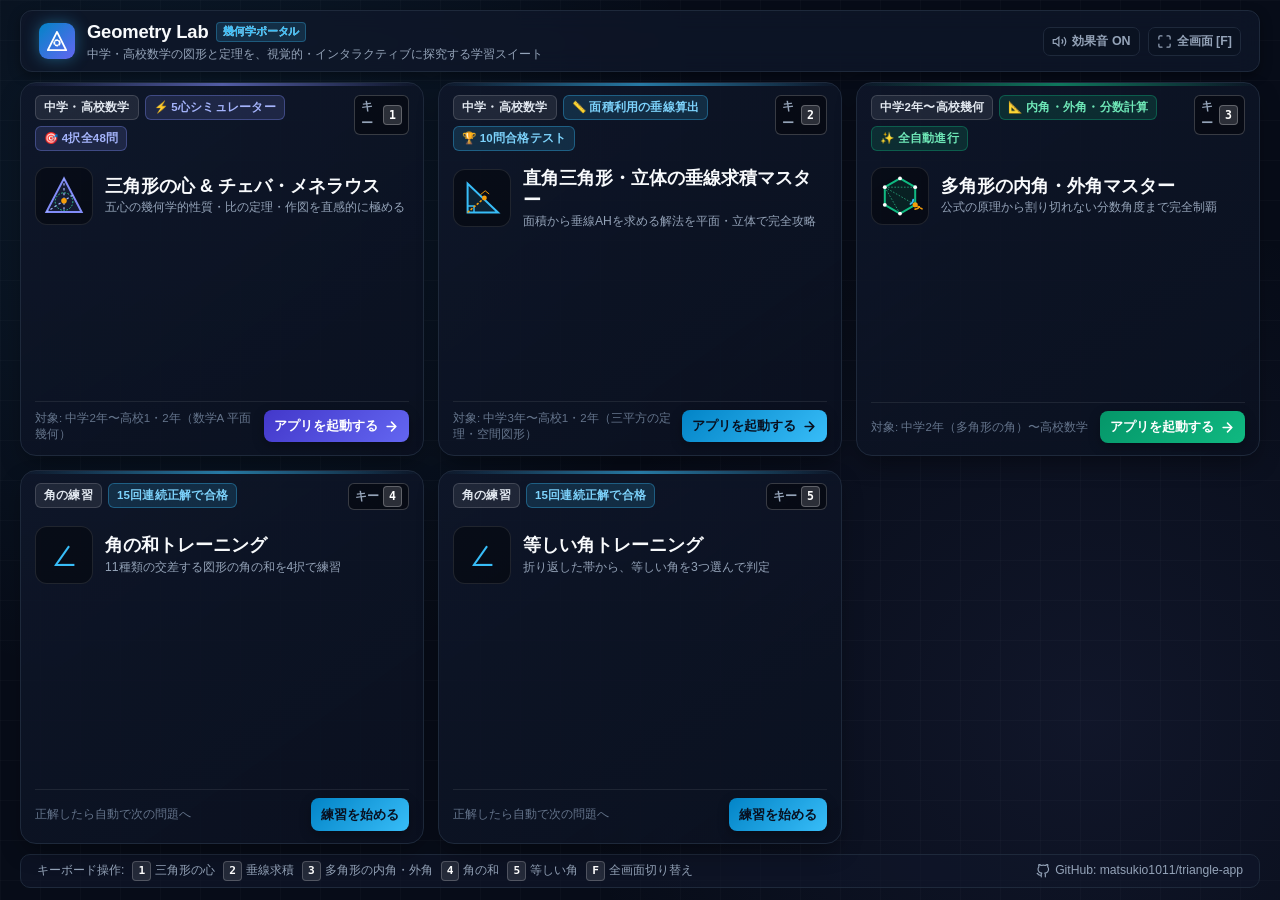
<file: index.html>
<!DOCTYPE html>
<html lang="ja">
<head>
  <meta charset="UTF-8">
  <meta name="viewport" content="width=device-width, initial-scale=1.0">
  <title>Geometry Lab 〜 数学・幾何学アプリ ポータル 〜</title>
  <link rel="icon" type="image/svg+xml" href="favicon.svg">
  <style>
    :root {
      --bg-base: #070c18;
      --bg-card: #0f172a;
      --bg-card-hover: #16223d;
      --border-color: #1e293b;
      --primary: #38bdf8;
      --primary-glow: rgba(56, 189, 248, 0.35);
      --secondary: #818cf8;
      --secondary-glow: rgba(129, 140, 248, 0.35);
      --accent: #f59e0b;
      --accent-glow: rgba(245, 158, 11, 0.35);
      --success: #10b981;
      --text-main: #f8fafc;
      --text-muted: #94a3b8;
      --text-dim: #64748b;
      --font-family: -apple-system, BlinkMacSystemFont, "Segoe UI", Roboto, "Hiragino Sans", "BIZ UDPGothic", Meiryo, sans-serif;
    }

    * {
      box-sizing: border-box;
      margin: 0;
      padding: 0;
      user-select: none;
    }

    html, body {
      width: 100%;
      height: 100vh;
      max-height: 100vh;
      overflow: hidden; /* No scroll on PC screen */
      background-color: var(--bg-base);
      color: var(--text-main);
      font-family: var(--font-family);
      line-height: 1.45;
    }

    /* Ambient background grid pattern */
    body::before {
      content: "";
      position: absolute;
      inset: 0;
      background-image: 
        radial-gradient(circle at 15% 20%, rgba(56, 189, 248, 0.08) 0%, transparent 40%),
        radial-gradient(circle at 85% 80%, rgba(129, 140, 248, 0.08) 0%, transparent 40%),
        linear-gradient(to right, rgba(255, 255, 255, 0.02) 1px, transparent 1px),
        linear-gradient(to bottom, rgba(255, 255, 255, 0.02) 1px, transparent 1px);
      background-size: 100% 100%, 100% 100%, 40px 40px, 40px 40px;
      pointer-events: none;
      z-index: 0;
    }

    /* App Wrapper */
    .portal-container {
      position: relative;
      z-index: 1;
      display: flex;
      flex-direction: column;
      height: 100vh;
      max-height: 100vh;
      padding: 10px 20px 12px;
      gap: 10px;
    }

    /* Header */
    header {
      display: flex;
      justify-content: space-between;
      align-items: center;
      background: rgba(15, 23, 42, 0.75);
      backdrop-filter: blur(12px);
      border: 1px solid var(--border-color);
      border-radius: 12px;
      padding: 8px 18px;
      flex-shrink: 0;
      box-shadow: 0 4px 12px rgba(0, 0, 0, 0.35);
    }

    .brand-group {
      display: flex;
      align-items: center;
      gap: 12px;
    }

    .brand-icon-box {
      width: 36px;
      height: 36px;
      border-radius: 9px;
      background: linear-gradient(135deg, #0284c7, #6366f1);
      display: flex;
      align-items: center;
      justify-content: center;
      box-shadow: 0 0 15px rgba(56, 189, 248, 0.4);
    }

    .brand-icon-box svg {
      width: 22px;
      height: 22px;
      stroke: #ffffff;
    }

    .brand-text h1 {
      font-size: 1.15rem;
      font-weight: 800;
      letter-spacing: -0.01em;
      background: linear-gradient(135deg, #f8fafc 40%, #38bdf8 100%);
      -webkit-background-clip: text;
      -webkit-text-fill-color: transparent;
      display: flex;
      align-items: center;
      gap: 8px;
    }

    .brand-badge {
      font-size: 0.68rem;
      font-weight: 700;
      color: #38bdf8;
      background: rgba(56, 189, 248, 0.15);
      border: 1px solid rgba(56, 189, 248, 0.3);
      padding: 1px 6px;
      border-radius: 4px;
      -webkit-text-fill-color: #38bdf8;
    }

    .brand-text p {
      font-size: 0.76rem;
      color: var(--text-muted);
    }

    .header-controls {
      display: flex;
      align-items: center;
      gap: 8px;
    }

    .ctrl-btn {
      background: rgba(11, 17, 32, 0.6);
      border: 1px solid var(--border-color);
      color: var(--text-muted);
      border-radius: 7px;
      padding: 5px 8px;
      cursor: pointer;
      display: inline-flex;
      align-items: center;
      gap: 5px;
      font-size: 0.78rem;
      font-weight: 600;
      text-decoration: none;
      transition: all 0.2s ease;
    }

    .ctrl-btn:hover {
      color: var(--text-main);
      border-color: var(--primary);
      background: rgba(56, 189, 248, 0.1);
      transform: translateY(-1px);
    }

    /* Main Showcase Grid: 3 Cards Side-by-Side */
    main {
      flex: 1;
      display: grid;
      grid-template-columns: repeat(3, 1fr);
      gap: 14px;
      min-height: 0;
    }

    /* Portal Card */
    .app-card {
      position: relative;
      background: linear-gradient(145deg, rgba(15, 23, 42, 0.85) 0%, rgba(11, 17, 32, 0.95) 100%);
      border: 1px solid var(--border-color);
      border-radius: 16px;
      padding: 14px 18px;
      display: flex;
      flex-direction: column;
      justify-content: space-between;
      text-decoration: none;
      color: inherit;
      cursor: pointer;
      overflow: hidden;
      transition: all 0.25s cubic-bezier(0.2, 0.8, 0.2, 1);
      box-shadow: 0 10px 25px -5px rgba(0, 0, 0, 0.4);
    }

    .app-card::before {
      content: "";
      position: absolute;
      top: 0;
      left: 0;
      right: 0;
      height: 3px;
      background: linear-gradient(90deg, transparent, var(--card-accent, #38bdf8), transparent);
      opacity: 0.6;
      transition: opacity 0.25s;
    }

    .app-card:hover {
      transform: translateY(-4px) scale(1.008);
      border-color: var(--card-accent, #38bdf8);
      box-shadow: 0 20px 35px -8px rgba(0, 0, 0, 0.6), 0 0 30px var(--card-glow, rgba(56, 189, 248, 0.25));
    }

    .app-card:hover::before {
      opacity: 1;
      height: 4px;
    }

    /* Card Themes */
    .card-centers {
      --card-accent: #818cf8;
      --card-glow: var(--secondary-glow);
    }

    .card-altitude {
      --card-accent: #38bdf8;
      --card-glow: var(--primary-glow);
    }

    .card-polygons {
      --card-accent: #10b981;
      --card-glow: rgba(16, 185, 129, 0.35);
    }

    /* Card Header */
    .card-top {
      display: flex;
      justify-content: space-between;
      align-items: flex-start;
      gap: 12px;
    }

    .card-badges {
      display: flex;
      flex-wrap: wrap;
      gap: 6px;
      align-items: center;
    }

    .badge {
      font-size: 0.72rem;
      font-weight: 700;
      padding: 3px 8px;
      border-radius: 6px;
      letter-spacing: 0.02em;
    }

    .badge-scope {
      background: rgba(255, 255, 255, 0.08);
      border: 1px solid rgba(255, 255, 255, 0.15);
      color: #e2e8f0;
    }

    .badge-feature {
      background: rgba(129, 140, 248, 0.15);
      border: 1px solid rgba(129, 140, 248, 0.35);
      color: #a5b4fc;
    }

    .card-altitude .badge-feature {
      background: rgba(56, 189, 248, 0.15);
      border: 1px solid rgba(56, 189, 248, 0.35);
      color: #7dd3fc;
    }

    .card-polygons .badge-feature {
      background: rgba(16, 185, 129, 0.15);
      border: 1px solid rgba(16, 185, 129, 0.35);
      color: #6ee7b7;
    }

    .shortcut-badge {
      background: rgba(0, 0, 0, 0.4);
      border: 1px solid rgba(255, 255, 255, 0.2);
      color: var(--text-muted);
      font-family: monospace;
      font-size: 0.72rem;
      font-weight: 800;
      padding: 2px 6px;
      border-radius: 6px;
      display: flex;
      align-items: center;
      gap: 4px;
    }

    .shortcut-badge kbd {
      color: #ffffff;
      background: rgba(255, 255, 255, 0.15);
      padding: 1px 5px;
      border-radius: 4px;
      border: 1px solid rgba(255, 255, 255, 0.25);
    }

    /* Card Visual / Diagram Preview */
    .card-preview {
      display: flex;
      align-items: center;
      gap: 12px;
      margin: 8px 0 6px;
    }

    .preview-art {
      width: 58px;
      height: 58px;
      border-radius: 12px;
      background: rgba(0, 0, 0, 0.4);
      border: 1px solid rgba(255, 255, 255, 0.1);
      display: flex;
      align-items: center;
      justify-content: center;
      flex-shrink: 0;
      transition: transform 0.25s ease;
    }

    .app-card:hover .preview-art {
      transform: scale(1.08) rotate(-2deg);
      border-color: var(--card-accent);
    }

    .card-title-group h2 {
      font-size: 1.12rem;
      font-weight: 800;
      color: var(--text-main);
      line-height: 1.25;
      margin-bottom: 3px;
      transition: color 0.2s;
    }

    .app-card:hover .card-title-group h2 {
      color: var(--card-accent);
    }

    .card-title-group .card-subtitle {
      font-size: 0.76rem;
      color: var(--text-muted);
      line-height: 1.3;
    }

    /* Feature List */
    .feature-list {
      list-style: none;
      display: flex;
      flex-direction: column;
      gap: 5px;
      margin: 4px 0 8px;
    }

    .feature-list li {
      font-size: 0.78rem;
      color: #cbd5e1;
      display: flex;
      align-items: flex-start;
      gap: 7px;
      line-height: 1.32;
    }

    .feature-icon {
      font-size: 0.82rem;
      flex-shrink: 0;
      line-height: 1.32;
    }

    .feature-list strong {
      color: #ffffff;
      font-weight: 700;
    }

    /* Card Footer / Action Button */
    .card-bottom {
      display: flex;
      justify-content: space-between;
      align-items: center;
      padding-top: 8px;
      border-top: 1px solid rgba(255, 255, 255, 0.08);
    }

    .target-scope-text {
      font-size: 0.72rem;
      color: var(--text-dim);
    }

    .launch-btn {
      background: linear-gradient(135deg, var(--btn-grad-start, #4f46e5), var(--btn-grad-end, #818cf8));
      color: #ffffff;
      border: none;
      padding: 7px 15px;
      border-radius: 8px;
      font-size: 0.82rem;
      font-weight: 700;
      display: inline-flex;
      align-items: center;
      gap: 6px;
      cursor: pointer;
      box-shadow: 0 4px 12px rgba(0, 0, 0, 0.3);
      transition: all 0.2s ease;
    }

    .card-centers .launch-btn {
      --btn-grad-start: #4338ca;
      --btn-grad-end: #6366f1;
    }

    .card-altitude .launch-btn {
      --btn-grad-start: #0284c7;
      --btn-grad-end: #38bdf8;
      color: #081020;
    }

    .card-polygons .launch-btn {
      --btn-grad-start: #059669;
      --btn-grad-end: #10b981;
      color: #ffffff;
    }

    .app-card:hover .launch-btn {
      transform: translateY(-2px);
      box-shadow: 0 6px 18px var(--card-glow);
    }

    .launch-btn svg {
      transition: transform 0.2s ease;
    }

    .app-card:hover .launch-btn svg {
      transform: translateX(3px);
    }

    /* Responsive adjustments */
    @media (max-width: 1080px) {
      html, body {
        height: auto;
        min-height: 100vh;
        overflow-y: auto;
      }
      .portal-container {
        height: auto;
        min-height: 100vh;
        padding: 12px;
      }
      main {
        grid-template-columns: 1fr;
        overflow: visible;
      }
      .app-card {
        padding: 16px 20px;
      }
    }

    /* Bottom Info Bar */
    footer {
      display: flex;
      justify-content: space-between;
      align-items: center;
      background: rgba(15, 23, 42, 0.6);
      border: 1px solid var(--border-color);
      border-radius: 10px;
      padding: 6px 16px;
      font-size: 0.76rem;
      color: var(--text-muted);
      flex-shrink: 0;
    }

    .shortcut-hints {
      display: flex;
      align-items: center;
      gap: 12px;
    }

    .shortcut-hints span {
      display: flex;
      align-items: center;
      gap: 4px;
    }

    .shortcut-hints kbd {
      background: rgba(255, 255, 255, 0.1);
      border: 1px solid rgba(255, 255, 255, 0.2);
      color: #ffffff;
      font-size: 0.7rem;
      font-weight: 700;
      padding: 1px 5px;
      border-radius: 4px;
    }

    .github-link {
      color: var(--text-muted);
      text-decoration: none;
      display: flex;
      align-items: center;
      gap: 5px;
      transition: color 0.2s;
    }

    .github-link:hover {
      color: var(--primary);
    }
    @media (min-width: 761px) {
      html,body {height:100dvh;max-height:100dvh;overflow:hidden}
      .portal-container {height:100dvh;min-height:0;max-height:100dvh}
      main {grid-template-columns:repeat(3,minmax(0,1fr));grid-template-rows:repeat(2,minmax(0,1fr));overflow:visible}
      .app-card {min-height:0;padding:12px 14px}
      .feature-list {display:none}
      .card-preview {margin:16px 0}
      .card-bottom {gap:8px}
      .launch-btn {padding:7px 10px;flex-shrink:0}
      .shortcut-hints {gap:8px;flex-wrap:wrap}
    }
    @media (min-width:761px) and (max-height:650px) {
      .card-preview {margin:8px 0}
      .preview-art {width:42px;height:42px}
      .preview-art svg {width:36px;height:36px}
      .card-title-group h2 {font-size:1rem}
      .badge {padding:2px 5px}
      .target-scope-text {display:none}
    }
  </style>
</head>
<body>

  <div class="portal-container">
    <!-- Top Bar -->
    <header>
      <div class="brand-group">
        <div class="brand-icon-box">
          <svg viewBox="0 0 24 24" fill="none" stroke-width="2" stroke-linecap="round" stroke-linejoin="round">
            <polygon points="12 2 2 22 22 22"></polygon>
            <circle cx="12" cy="14" r="3" stroke-dasharray="2 2"></circle>
          </svg>
        </div>
        <div class="brand-text">
          <h1>
            Geometry Lab
            <span class="brand-badge">幾何学ポータル</span>
          </h1>
          <p>中学・高校数学の図形と定理を、視覚的・インタラクティブに探究する学習スイート</p>
        </div>
      </div>

      <div class="header-controls">
        <button class="ctrl-btn" id="sound-btn" title="効果音 切り替え">
          <svg id="sound-icon-on" width="15" height="15" viewBox="0 0 24 24" fill="none" stroke="currentColor" stroke-width="2">
            <polygon points="11 5 6 9 2 9 2 15 6 15 11 19 11 5"></polygon>
            <path d="M19.07 4.93a10 10 0 0 1 0 14.14M15.54 8.46a5 5 0 0 1 0 7.07"></path>
          </svg>
          <svg id="sound-icon-off" width="15" height="15" viewBox="0 0 24 24" fill="none" stroke="currentColor" stroke-width="2" style="display:none;">
            <polygon points="11 5 6 9 2 9 2 15 6 15 11 19 11 5"></polygon>
            <line x1="23" y1="9" x2="17" y2="15"></line>
            <line x1="17" y1="9" x2="23" y2="15"></line>
          </svg>
          <span id="sound-text">効果音 ON</span>
        </button>

        <button class="ctrl-btn" id="fullscreen-btn" title="全画面表示 切り替え [F]">
          <svg id="fullscreen-icon-enter" width="15" height="15" viewBox="0 0 24 24" fill="none" stroke="currentColor" stroke-width="2" stroke-linecap="round" stroke-linejoin="round">
            <path d="M8 3H5a2 2 0 0 0-2 2v3m18 0V5a2 2 0 0 0-2-2h-3m0 18h3a2 2 0 0 0 2-2v-3M3 16v3a2 2 0 0 0 2 2h3"></path>
          </svg>
          <svg id="fullscreen-icon-exit" width="15" height="15" viewBox="0 0 24 24" fill="none" stroke="currentColor" stroke-width="2" stroke-linecap="round" stroke-linejoin="round" style="display:none;">
            <path d="M8 3v3a2 2 0 0 1-2 2H3m18 0h-3a2 2 0 0 1-2-2V3m0 18v-3a2 2 0 0 1 2-2h3M3 16h3a2 2 0 0 1 2 2v3"></path>
          </svg>
          <span id="fullscreen-text">全画面 [F]</span>
        </button>
      </div>
    </header>

    <!-- Main App Selection Grid -->
    <main>
      <!-- App 1: 三角形の心 & チェバ・メネラウス -->
      <a href="./centers/index.html" class="app-card card-centers" id="card-centers">
        <div>
          <div class="card-top">
            <div class="card-badges">
              <span class="badge badge-scope">中学・高校数学</span>
              <span class="badge badge-feature">⚡ 5心シミュレーター</span>
              <span class="badge badge-feature">🎯 4択全48問</span>
            </div>
            <div class="shortcut-badge">
              キー <kbd>1</kbd>
            </div>
          </div>

          <div class="card-preview">
            <div class="preview-art">
              <svg width="48" height="48" viewBox="0 0 60 60" fill="none">
                <!-- Triangle ABC -->
                <polygon points="30,8 8,50 52,50" stroke="#818cf8" stroke-width="2.5" fill="rgba(129,140,248,0.12)"></polygon>
                <!-- Medians & Centroid G -->
                <line x1="30" y1="8" x2="30" y2="50" stroke="#a5b4fc" stroke-width="1.5" stroke-dasharray="3 3"></line>
                <line x1="8" y1="50" x2="41" y2="29" stroke="#a5b4fc" stroke-width="1.5" stroke-dasharray="3 3"></line>
                <circle cx="30" cy="36" r="3.5" fill="#f59e0b"></circle>
                <!-- Incircle preview -->
                <circle cx="30" cy="37" r="11" stroke="#34d399" stroke-width="1.2" stroke-dasharray="2 2" fill="none"></circle>
              </svg>
            </div>
            <div class="card-title-group">
              <h2>三角形の心 & チェバ・メネラウス</h2>
              <p class="card-subtitle">五心の幾何学的性質・比の定理・作図を直感的に極める</p>
            </div>
          </div>

          <ul class="feature-list">
            <li>
              <span class="feature-icon">⚡</span>
              <span><strong>5心シミュレーター</strong>：三角形の頂点を自由にドラッグ！重心・内心・外心・垂心・傍心とオイラー線の動きをリアルタイム観察</span>
            </li>
            <li>
              <span class="feature-icon">📐</span>
              <span><strong>チェバ・メネラウスの定理</strong>：内部点や直線上の制御点を操作し、一筆書き巡回ルートと分数計算（積＝1）を直感的に可視化</span>
            </li>
            <li>
              <span class="feature-icon">🎯</span>
              <span><strong>4択クイズ（全48問）</strong>：定義・作図条件・垂直二等分線・角の二等分線の性質をステップバイステップ解説で完全マスター</span>
            </li>
            <li>
              <span class="feature-icon">📚</span>
              <span><strong>まとめの図鑑</strong>：五心の定義、作図のコツ、位置の規則性、公式を一覧できるリファレンス</span>
            </li>
          </ul>
        </div>

        <div class="card-bottom">
          <span class="target-scope-text">対象: 中学2年〜高校1・2年（数学A 平面幾何）</span>
          <button class="launch-btn" type="button">
            <span>アプリを起動する</span>
            <svg width="15" height="15" viewBox="0 0 24 24" fill="none" stroke="currentColor" stroke-width="2.5" stroke-linecap="round" stroke-linejoin="round">
              <path d="M5 12h14M12 5l7 7-7 7"></path>
            </svg>
          </button>
        </div>
      </a>

      <!-- App 2: 直角三角形の面積を利用した垂線の長さ -->
      <a href="./altitude/index.html" class="app-card card-altitude" id="card-altitude">
        <div>
          <div class="card-top">
            <div class="card-badges">
              <span class="badge badge-scope">中学・高校数学</span>
              <span class="badge badge-feature">📏 面積利用の垂線算出</span>
              <span class="badge badge-feature">🏆 10問合格テスト</span>
            </div>
            <div class="shortcut-badge">
              キー <kbd>2</kbd>
            </div>
          </div>

          <div class="card-preview">
            <div class="preview-art">
              <svg width="48" height="48" viewBox="0 0 60 60" fill="none">
                <!-- Right Triangle -->
                <polygon points="12,12 12,48 50,48" stroke="#38bdf8" stroke-width="2.5" fill="rgba(56,189,248,0.12)"></polygon>
                <!-- Right angle at (12, 48) -->
                <polyline points="12,40 20,40 20,48" stroke="#38bdf8" stroke-width="1.8" fill="none"></polyline>
                <!-- Altitude AH dropped to hypotenuse -->
                <line x1="12" y1="48" x2="33" y2="30" stroke="#f59e0b" stroke-width="2" stroke-dasharray="3 2"></line>
                <!-- Foot H -->
                <circle cx="33" cy="30" r="3" fill="#f59e0b"></circle>
                <!-- Right angle at H -->
                <line x1="28" y1="26" x2="34" y2="21" stroke="#f59e0b" stroke-width="1.2"></line>
                <line x1="34" y1="21" x2="39" y2="25" stroke="#f59e0b" stroke-width="1.2"></line>
              </svg>
            </div>
            <div class="card-title-group">
              <h2>直角三角形・立体の垂線求積マスター</h2>
              <p class="card-subtitle">面積から垂線AHを求める解法を平面・立体で完全攻略</p>
            </div>
          </div>

          <ul class="feature-list">
            <li>
              <span class="feature-icon">🎯</span>
              <span><strong>面積利用の高速解法</strong>：直角三角形の面積 $\frac{1}{2}ab = \frac{1}{2}ch$ を利用して垂線 $h = \frac{ab}{c}$ を素早く求める4択演習</span>
            </li>
            <li>
              <span class="feature-icon">🎲</span>
              <span><strong>ランダム回転＆多彩な立体</strong>：直角三角形・長方形（4頂点からの垂線）から立方体・直方体の直交面8パターンまで網羅</span>
            </li>
            <li>
              <span class="feature-icon">⚙️</span>
              <span><strong>学習アシスト機能</strong>：斜辺の長さ表示/非表示（[H]キー）、有理化あり/なし（[U]キー）のリアルタイム切替</span>
            </li>
            <li>
              <span class="feature-icon">🏆</span>
              <span><strong>10問連続合格テストモード</strong>：1〜4問（平面）→5〜10問（立体）！ド派手な警告音演出と歓喜の合格ファンファーレ</span>
            </li>
          </ul>
        </div>

        <div class="card-bottom">
          <span class="target-scope-text">対象: 中学3年〜高校1・2年（三平方の定理・空間図形）</span>
          <button class="launch-btn" type="button">
            <span>アプリを起動する</span>
            <svg width="15" height="15" viewBox="0 0 24 24" fill="none" stroke="currentColor" stroke-width="2.5" stroke-linecap="round" stroke-linejoin="round">
              <path d="M5 12h14M12 5l7 7-7 7"></path>
            </svg>
          </button>
        </div>
      </a>
      <!-- App 3: 多角形の内角・外角マスター -->
      <a href="./polygons/index.html" class="app-card card-polygons" id="card-polygons">
        <div>
          <div class="card-top">
            <div class="card-badges">
              <span class="badge badge-scope">中学2年〜高校幾何</span>
              <span class="badge badge-feature">📐 内角・外角・分数計算</span>
              <span class="badge badge-feature">✨ 全自動進行</span>
            </div>
            <div class="shortcut-badge">
              キー <kbd>3</kbd>
            </div>
          </div>

          <div class="card-preview">
            <div class="preview-art">
              <svg width="48" height="48" viewBox="0 0 60 60" fill="none">
                <!-- Heptagon / Hexagon -->
                <polygon points="30,8 49,19 49,41 30,52 11,41 11,19" stroke="#10b981" stroke-width="2.5" fill="rgba(16,185,129,0.12)" stroke-linejoin="round"></polygon>
                <!-- Extended exterior line -->
                <line x1="49" y1="41" x2="59" y2="47" stroke="#f59e0b" stroke-width="2" stroke-dasharray="2 2" stroke-linecap="round"></line>
                <!-- Exterior arc -->
                <path d="M 54,43.5 A 5.5,5.5 0 0,1 49,46.5" fill="none" stroke="#f59e0b" stroke-width="2.2" stroke-linecap="round"></path>
                <!-- Interior arc -->
                <path d="M 43,40 A 6,6 0 0,0 46.5,34.5" fill="none" stroke="#38bdf8" stroke-width="2.2" stroke-linecap="round"></path>
                <!-- Vertex triangle lines -->
                <line x1="11" y1="19" x2="49" y2="19" stroke="#34d399" stroke-width="1.2" stroke-dasharray="2 2" opacity="0.65"></line>
                <line x1="11" y1="19" x2="49" y2="41" stroke="#34d399" stroke-width="1.2" stroke-dasharray="2 2" opacity="0.65"></line>
                <line x1="11" y1="19" x2="30" y2="52" stroke="#34d399" stroke-width="1.2" stroke-dasharray="2 2" opacity="0.65"></line>
                <circle cx="30" cy="8" r="2.4" fill="#ffffff"></circle>
                <circle cx="49" cy="19" r="2.4" fill="#ffffff"></circle>
                <circle cx="49" cy="41" r="3.2" fill="#f59e0b"></circle>
                <circle cx="30" cy="52" r="2.4" fill="#ffffff"></circle>
                <circle cx="11" cy="41" r="2.4" fill="#ffffff"></circle>
                <circle cx="11" cy="19" r="2.4" fill="#ffffff"></circle>
              </svg>
            </div>
            <div class="card-title-group">
              <h2>多角形の内角・外角マスター</h2>
              <p class="card-subtitle">公式の原理から割り切れない分数角度まで完全制覇</p>
            </div>
          </div>

          <ul class="feature-list">
            <li>
              <span class="feature-icon">⚡</span>
              <span><strong>180°×(n-2) と 常に360°</strong>：三角形分割の仕組みや、外角の総和が何角形でも360°になる原理を徹底理解</span>
            </li>
            <li>
              <span class="feature-icon">➗</span>
              <span><strong>既約分数角度の集中特訓</strong>：正7角形や正14角形など、割り切れない難問も約分ルール・解法テクで攻略</span>
            </li>
            <li>
              <span class="feature-icon">🎯</span>
              <span><strong>快適な全自動4択クイズ</strong>：正解で自動次問へサクサク進む！PCスクロール無しの集中モード搭載</span>
            </li>
            <li>
              <span class="feature-icon">📖</span>
              <span><strong>公式チートシート＆早見表</strong>：正3角形〜正20角形までの内角・外角・対角線の本数を一覧できるまとめ表</span>
            </li>
          </ul>
        </div>

        <div class="card-bottom">
          <span class="target-scope-text">対象: 中学2年（多角形の角）〜高校数学</span>
          <button class="launch-btn" type="button">
            <span>アプリを起動する</span>
            <svg width="15" height="15" viewBox="0 0 24 24" fill="none" stroke="currentColor" stroke-width="2.5" stroke-linecap="round" stroke-linejoin="round">
              <path d="M5 12h14M12 5l7 7-7 7"></path>
            </svg>
          </button>
        </div>
      </a>

      <a href="./angle-training/index.html" class="app-card card-altitude" id="card-angle-sum">
        <div>
          <div class="card-top"><div class="card-badges"><span class="badge badge-scope">角の練習</span><span class="badge badge-feature">15回連続正解で合格</span></div><div class="shortcut-badge">キー <kbd>4</kbd></div></div>
          <div class="card-preview"><div class="preview-art" aria-hidden="true" style="font-size:32px;color:#38bdf8">∠</div><div class="card-title-group"><h2>角の和トレーニング</h2><p class="card-subtitle">11種類の交差する図形の角の和を4択で練習</p></div></div>
          <ul class="feature-list"><li>補助線を引いて考えよう</li><li>正解音・不正解音／ダークモード／全画面表示</li></ul>
        </div>
        <div class="card-bottom"><span class="target-scope-text">正解したら自動で次の問題へ</span><span class="launch-btn">練習を始める</span></div>
      </a>

      <a href="./angle-training/equal.html" class="app-card card-altitude" id="card-angle-equal">
        <div>
          <div class="card-top"><div class="card-badges"><span class="badge badge-scope">角の練習</span><span class="badge badge-feature">15回連続正解で合格</span></div><div class="shortcut-badge">キー <kbd>5</kbd></div></div>
          <div class="card-preview"><div class="preview-art" aria-hidden="true" style="font-size:32px;color:#38bdf8">∠</div><div class="card-title-group"><h2>等しい角トレーニング</h2><p class="card-subtitle">折り返した帯から、等しい角を3つ選んで判定</p></div></div>
          <ul class="feature-list"><li>角をクリックして小さな丸で選択</li><li>正解音・不正解音／ダークモード／全画面表示</li></ul>
        </div>
        <div class="card-bottom"><span class="target-scope-text">正解したら自動で次の問題へ</span><span class="launch-btn">練習を始める</span></div>
      </a>
    </main>

    <!-- Bottom Status Bar -->
    <footer>
      <div class="shortcut-hints">
        <span>キーボード操作:</span>
        <span><kbd>1</kbd> 三角形の心</span>
        <span><kbd>2</kbd> 垂線求積</span>
        <span><kbd>3</kbd> 多角形の内角・外角</span>
        <span><kbd>4</kbd> 角の和</span><span><kbd>5</kbd> 等しい角</span>
        <span><kbd>F</kbd> 全画面切り替え</span>
      </div>
      <a href="https://github.com/matsukio1011/triangle-app" target="_blank" rel="noopener noreferrer" class="github-link">
        <svg width="14" height="14" viewBox="0 0 24 24" fill="none" stroke="currentColor" stroke-width="2" stroke-linecap="round" stroke-linejoin="round">
          <path d="M9 19c-5 1.5-5-2.5-7-3m14 6v-3.87a3.37 3.37 0 0 0-.94-2.61c3.14-.35 6.44-1.54 6.44-7A5.44 5.44 0 0 0 20 4.77 5.07 5.07 0 0 0 19.91 1S18.73.65 16 2.48a13.38 13.38 0 0 0-7 0C6.27.65 5.09 1 5.09 1A5.07 5.07 0 0 0 5 4.77a5.44 5.44 0 0 0-1.5 3.78c0 5.42 3.3 6.61 6.44 7A3.37 3.37 0 0 0 9 18.13V22"></path>
        </svg>
        <span>GitHub: matsukio1011/triangle-app</span>
      </a>
    </footer>
  </div>

  <script>
    /* Audio Engine */
    let audioCtx = null;
    let soundEnabled = true;

    function getAudioContext() {
      if (!audioCtx) {
        audioCtx = new (window.AudioContext || window.webkitAudioContext)();
      }
      if (audioCtx.state === 'suspended') {
        audioCtx.resume();
      }
      return audioCtx;
    }

    function playSound(type) {
      if (!soundEnabled) return;
      try {
        const ctx = getAudioContext();
        const now = ctx.currentTime;
        if (type === 'hover') {
          const osc = ctx.createOscillator();
          const gain = ctx.createGain();
          osc.type = 'sine';
          osc.frequency.setValueAtTime(540, now);
          gain.gain.setValueAtTime(0.02, now);
          gain.gain.exponentialRampToValueAtTime(0.001, now + 0.04);
          osc.connect(gain);
          gain.connect(ctx.destination);
          osc.start(now);
          osc.stop(now + 0.04);
        } else if (type === 'launch') {
          const osc = ctx.createOscillator();
          const gain = ctx.createGain();
          osc.type = 'triangle';
          osc.frequency.setValueAtTime(440, now);
          osc.frequency.exponentialRampToValueAtTime(880, now + 0.15);
          gain.gain.setValueAtTime(0.12, now);
          gain.gain.exponentialRampToValueAtTime(0.001, now + 0.2);
          osc.connect(gain);
          gain.connect(ctx.destination);
          osc.start(now);
          osc.stop(now + 0.2);
        } else if (type === 'click') {
          const osc = ctx.createOscillator();
          const gain = ctx.createGain();
          osc.type = 'sine';
          osc.frequency.setValueAtTime(750, now);
          gain.gain.setValueAtTime(0.04, now);
          gain.gain.exponentialRampToValueAtTime(0.001, now + 0.05);
          osc.connect(gain);
          gain.connect(ctx.destination);
          osc.start(now);
          osc.stop(now + 0.05);
        }
      } catch (e) {
        console.warn('Audio play failed', e);
      }
    }

    /* Sound Button Toggle */
    const soundBtn = document.getElementById('sound-btn');
    const soundIconOn = document.getElementById('sound-icon-on');
    const soundIconOff = document.getElementById('sound-icon-off');
    const soundText = document.getElementById('sound-text');

    soundBtn.addEventListener('click', () => {
      soundEnabled = !soundEnabled;
      soundIconOn.style.display = soundEnabled ? 'block' : 'none';
      soundIconOff.style.display = soundEnabled ? 'none' : 'block';
      soundText.textContent = soundEnabled ? '効果音 ON' : '効果音 OFF';
      if (soundEnabled) playSound('click');
    });

    /* Fullscreen Handlers */
    const fullscreenBtn = document.getElementById('fullscreen-btn');
    const fullscreenIconEnter = document.getElementById('fullscreen-icon-enter');
    const fullscreenIconExit = document.getElementById('fullscreen-icon-exit');
    const fullscreenText = document.getElementById('fullscreen-text');

    function isFullscreen() {
      return !!(
        document.fullscreenElement ||
        document.webkitFullscreenElement ||
        document.mozFullScreenElement ||
        document.msFullscreenElement
      );
    }

    function updateFullscreenUI() {
      const active = isFullscreen();
      fullscreenIconEnter.style.display = active ? 'none' : 'block';
      fullscreenIconExit.style.display = active ? 'block' : 'none';
      fullscreenText.textContent = active ? '解除 [F]' : '全画面 [F]';
      fullscreenBtn.title = active ? '全画面表示 解除 [F]' : '全画面表示 切り替え [F]';
    }

    function toggleFullscreen() {
      if (!isFullscreen()) {
        const docElm = document.documentElement;
        if (docElm.requestFullscreen) {
          docElm.requestFullscreen().catch(err => console.warn('Fullscreen error:', err));
        } else if (docElm.webkitRequestFullscreen) {
          docElm.webkitRequestFullscreen();
        } else if (docElm.mozRequestFullScreen) {
          docElm.mozRequestFullScreen();
        } else if (docElm.msRequestFullscreen) {
          docElm.msRequestFullscreen();
        }
      } else {
        if (document.exitFullscreen) {
          document.exitFullscreen().catch(err => console.warn('Exit fullscreen error:', err));
        } else if (document.webkitExitFullscreen) {
          document.webkitExitFullscreen();
        } else if (document.msExitFullscreen) {
          document.msExitFullscreen();
        }
      }
    }

    fullscreenBtn.addEventListener('click', (e) => {
      e.preventDefault();
      try { playSound('click'); } catch (err) {}
      toggleFullscreen();
      setTimeout(updateFullscreenUI, 120);
    });

    document.addEventListener('fullscreenchange', updateFullscreenUI);
    document.addEventListener('webkitfullscreenchange', updateFullscreenUI);
    window.addEventListener('resize', updateFullscreenUI);

    /* Card Interactive Sound & Actions */
    const cardCenters = document.getElementById('card-centers');
    const cardAltitude = document.getElementById('card-altitude');
    const cardPolygons = document.getElementById('card-polygons');

    cardCenters.addEventListener('mouseenter', () => playSound('hover'));
    cardAltitude.addEventListener('mouseenter', () => playSound('hover'));
    cardPolygons.addEventListener('mouseenter', () => playSound('hover'));

    function launchApp(url) {
      playSound('launch');
      setTimeout(() => {
        window.location.href = url;
      }, 120);
    }

    cardCenters.addEventListener('click', (e) => {
      e.preventDefault();
      launchApp(cardCenters.getAttribute('href'));
    });

    cardAltitude.addEventListener('click', (e) => {
      e.preventDefault();
      launchApp(cardAltitude.getAttribute('href'));
    });

    cardPolygons.addEventListener('click', (e) => {
      e.preventDefault();
      launchApp(cardPolygons.getAttribute('href'));
    });

    const cardAngleSum = document.getElementById('card-angle-sum');
    const cardAngleEqual = document.getElementById('card-angle-equal');
    [cardAngleSum, cardAngleEqual].forEach(card => {
      card.addEventListener('mouseenter', () => playSound('hover'));
      card.addEventListener('click', e => {
        if (e.ctrlKey || e.metaKey || e.shiftKey || e.altKey) return;
        e.preventDefault(); launchApp(card.getAttribute('href'));
      });
    });
    /* Keyboard Shortcuts */
    window.addEventListener('keydown', (e) => {
      if (e.key === '1') {
        launchApp(cardCenters.getAttribute('href'));
      } else if (e.key === '2') {
        launchApp(cardAltitude.getAttribute('href'));
      } else if (e.key === '3') {
        launchApp(cardPolygons.getAttribute('href'));
      } else if (e.key === '4') {
        launchApp(cardAngleSum.getAttribute('href'));
      } else if (e.key === '5') {
        launchApp(cardAngleEqual.getAttribute('href'));
      } else if (e.key.toLowerCase() === 'f') {
        toggleFullscreen();
      }
    });
  </script>
</body>
</html>
</file>
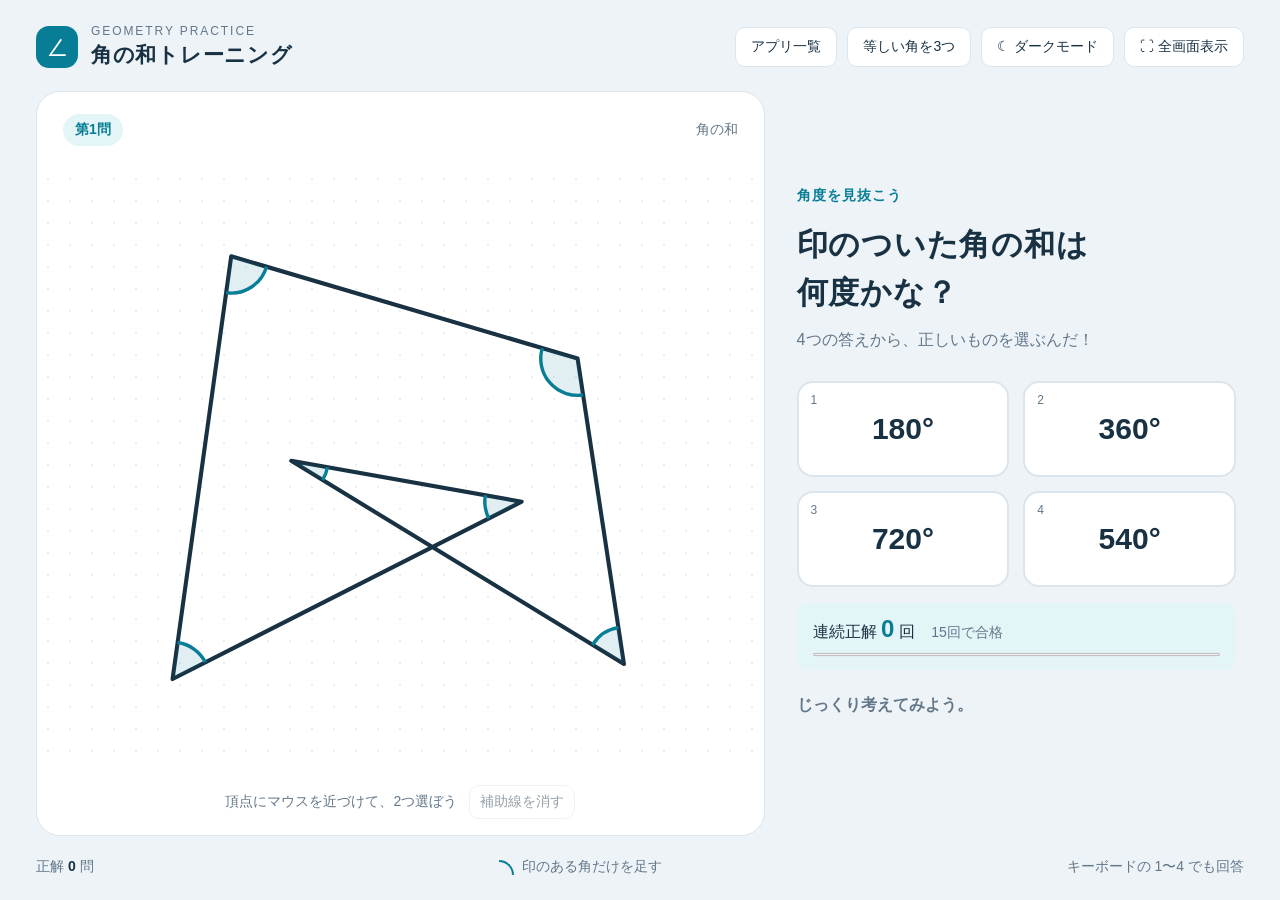
<file: angle-training/index.html>
<!doctype html>
<html lang="ja"><head><meta charset="utf-8"><meta name="viewport" content="width=device-width,initial-scale=1"><meta name="description" content="星形や交差する図形の、印のついた角の和を4択で練習。"><title>角の和トレーニング</title><link rel="icon" href="data:image/svg+xml,%3Csvg xmlns='http://www.w3.org/2000/svg' viewBox='0 0 64 64'%3E%3Crect width='64' height='64' rx='16' fill='%230e7490'/%3E%3Cpath d='M32 9 46 53 10 26 54 26 18 53Z' fill='none' stroke='white' stroke-width='3'/%3E%3C/svg%3E"><style>
:root{color-scheme:light;--bg:#edf3f7;--panel:#fff;--text:#183143;--muted:#637789;--line:#dce5ec;--accent:#087e96;--soft:#e4f5f8;--good:#16815c;--bad:#c44c3b;--grid:#e9f0f5}*{box-sizing:border-box}body{margin:0;background:var(--bg);color:var(--text);font-family:"Yu Gothic UI","Meiryo",sans-serif}body.dark{color-scheme:dark;--bg:#101d29;--panel:#182b3b;--text:#edf6ff;--muted:#a9bfce;--line:#324b5f;--accent:#64d4e4;--soft:#203e4d;--good:#73ddac;--bad:#ffb2a3;--grid:#21394b}button{font:inherit;cursor:pointer}button:focus-visible{outline:3px solid var(--accent);outline-offset:4px}.app{height:100dvh;min-height:440px;max-width:1480px;margin:auto;display:grid;grid-template-rows:auto 1fr auto;gap:22px;padding:24px 36px}header{display:flex;align-items:center;justify-content:space-between;gap:20px}.brand{display:flex;align-items:center;gap:13px}.logo{width:42px;height:42px;background:var(--accent);color:var(--panel);border-radius:13px;display:grid;place-items:center;font-size:27px}.eyebrow{font-size:12px;letter-spacing:.16em;color:var(--muted);margin-bottom:3px}h1{font-size:21px;margin:0;letter-spacing:.035em}.tools{display:flex;gap:10px}.tool{border:1px solid var(--line);background:var(--panel);color:var(--text);padding:10px 15px;border-radius:10px;font-size:14px}.tool:hover{border-color:var(--accent)}main{min-height:0;display:grid;grid-template-columns:minmax(0,1.6fr) minmax(300px,1fr);gap:24px}.figure{min-height:0;position:relative;border:1px solid var(--line);border-radius:24px;background:var(--panel);display:flex;flex-direction:column;overflow:hidden}.figure-top{padding:22px 26px;display:flex;justify-content:space-between;align-items:center;font-size:14px;color:var(--muted)}.badge{color:var(--accent);background:var(--soft);padding:7px 12px;border-radius:20px;font-weight:700}.drawing{min-height:0;flex:1;display:grid;place-items:center;background-image:radial-gradient(var(--grid) 1.2px,transparent 1.2px);background-size:22px 22px}.drawing svg{width:100%;height:100%;max-height:600px}.figure-note{padding:16px;text-align:center;color:var(--muted);font-size:14px}.side{display:flex;flex-direction:column;justify-content:center;min-height:0;padding:12px 8px}.overline{font-size:14px;color:var(--accent);font-weight:700;letter-spacing:.08em}.side h2{font-size:clamp(24px,2.4vw,34px);line-height:1.55;margin:16px 0 10px;letter-spacing:.025em}.instruction{color:var(--muted);font-size:16px;margin:0 0 26px;line-height:1.8}.answers{display:grid;grid-template-columns:1fr 1fr;gap:14px}.answer{position:relative;min-height:96px;border:2px solid var(--line);border-radius:16px;color:var(--text);background:var(--panel);font-size:30px;font-weight:700;transition:background .15s,border-color .15s,transform .15s}.answer:hover:not(:disabled){border-color:var(--accent);background:var(--soft);transform:translateY(-2px)}.key{position:absolute;left:12px;top:10px;font-size:12px;font-weight:500;color:var(--muted)}.answer.correct{border-color:var(--good);background:var(--soft);color:var(--good)}.answer.wrong{border-color:var(--bad);color:var(--bad)}.answer:disabled{cursor:default}.feedback{height:70px;display:flex;align-items:center;font-size:16px;font-weight:700;line-height:1.6;color:var(--muted)}.feedback.good{color:var(--good)}.feedback.bad{color:var(--bad)}footer{display:flex;align-items:center;justify-content:space-between;color:var(--muted);font-size:14px}.count{color:var(--text);font-weight:700}.legend{display:flex;align-items:center;gap:8px}.arc-icon{width:15px;height:15px;border:2px solid var(--accent);border-bottom:0;border-left:0;border-radius:0 100% 0 0}@media(max-height:650px){.app{padding:16px 28px;gap:12px}.figure-top{padding:12px 20px}.side h2{margin:8px 0}.instruction{margin-bottom:15px}.answer{min-height:72px}.feedback{height:54px}.figure-note{padding:10px}}@media(max-width:760px){.app{padding:14px;gap:12px;min-height:650px}main{grid-template-columns:1fr;grid-template-rows:minmax(200px,1fr) auto;gap:8px}h1{font-size:16px}.eyebrow{display:none}.tool{font-size:12px;padding:9px}.logo{display:none}.side{padding:0}.side h2{font-size:20px;margin:3px 0}.side h2 br{display:none}.instruction{font-size:14px;margin:0 0 10px}.overline{display:none}.answer{min-height:62px;font-size:25px}.feedback{height:44px;font-size:14px}.figure-top{padding:10px 16px}.figure-note{padding:7px;font-size:12px}footer{font-size:12px}.shortcut{display:none}}@media(prefers-reduced-motion:reduce){*{transition:none!important}}
.vertex{cursor:pointer;outline:none}.vertex .dot{opacity:0;fill:var(--accent);stroke:none;pointer-events:none}.vertex:hover .dot,.vertex:focus-visible .dot,.vertex[aria-pressed="true"] .dot{opacity:1}.vertex .halo{fill:transparent;pointer-events:all}.vertex:focus-visible .halo,.vertex[aria-pressed="true"] .halo{fill:var(--accent);fill-opacity:.2;stroke:var(--accent);stroke-width:1.5}.drawing.points-hidden .vertex .dot{opacity:0}.drawing.points-hidden .vertex .halo{fill:transparent;stroke:none}.helper-line{stroke:#d16a11;stroke-width:3;stroke-dasharray:9 6;pointer-events:none}.dark .helper-line{stroke:#ffb863}.figure-note{display:flex;align-items:center;justify-content:center;gap:12px}.figure-note .tool{flex-shrink:0;padding:7px 10px}.tool:disabled{opacity:.45;cursor:default}.mode-link{text-decoration:none;display:inline-flex;align-items:center}.streak-box{margin-top:16px;padding:12px 16px;background:var(--soft);border-radius:12px;font-size:16px}.streak-box strong{color:var(--accent);font-size:24px}.streak-box small{margin-left:12px;color:var(--muted);font-size:14px}.streak-box progress{display:block;width:100%;height:7px;margin-top:8px;accent-color:var(--accent)}.pass-dialog{background:var(--panel);color:var(--text);border:2px solid var(--accent);border-radius:24px;width:min(460px,90vw);text-align:center;padding:40px 28px}.pass-dialog::backdrop{background:rgb(5 18 30 / .75)}.pass-dialog h2{font-size:48px;color:var(--accent);margin:12px 0}.pass-dialog p{font-size:18px;line-height:1.7}.pass-dialog button{margin-top:16px;background:var(--accent);color:var(--panel);border:0;border-radius:12px;padding:14px 22px;font-weight:700;font-size:18px}@media(max-height:700px){.streak-box{margin-top:8px;padding:6px 12px}.feedback{height:56px}.side h2{font-size:26px;line-height:1.3}.instruction{margin-bottom:12px}}@media(max-height:580px) and (min-width:761px){.side h2{font-size:22px}.overline{display:none}.answer{min-height:60px}.instruction{font-size:14px;line-height:1.5}.selection{padding:4px 0}.judge{padding:10px;margin:0 0 8px}.feedback{font-size:14px;height:48px}}</style></head><body><div class="app"><header><div class="brand"><div class="logo" aria-hidden="true">∠</div><div><div class="eyebrow">GEOMETRY PRACTICE</div><h1>角の和トレーニング</h1></div></div><div class="tools"><a class="tool mode-link" href="../index.html">アプリ一覧</a><a class="tool mode-link" href="equal.html">等しい角を3つ</a><button class="tool" id="theme" aria-pressed="false">☾ ダークモード</button><button class="tool" id="fullscreen">⛶ 全画面表示</button></div></header><main><section class="figure" aria-label="問題の図"><div class="figure-top"><span class="badge" id="question">第1問</span><span>角の和</span></div><div class="drawing" id="drawing"></div><div class="figure-note"><span id="line-help" role="status" aria-live="polite">頂点にマウスを近づけて、2つ選ぼう</span><button class="tool" id="clear-lines" disabled>補助線を消す</button></div></section><section class="side"><div class="overline">角度を見抜こう</div><h2>印のついた角の和は<br>何度かな？</h2><p class="instruction">4つの答えから、正しいものを選ぶんだ！</p><div class="answers" id="answers"></div><div class="streak-box" aria-live="polite"><span>連続正解 <strong id="streak">0</strong> 回 <small>15回で合格</small></span><progress id="streak-progress" max="15" value="0" aria-label="連続正解、15回で合格"></progress></div><div class="feedback" id="feedback" role="status" aria-live="polite">じっくり考えてみよう。</div></section></main><footer><span>正解 <span class="count" id="count">0</span> 問</span><span class="legend"><i class="arc-icon" aria-hidden="true"></i>印のある角だけを足す</span><span class="shortcut">キーボードの 1〜4 でも回答</span></footer></div><dialog id="pass-dialog" class="pass-dialog" aria-labelledby="pass-title"><p>角の和トレーニング</p><h2 id="pass-title">合格！</h2><p>15回連続正解！<br>よくがんばったな！</p><button id="restart">もう一度チャレンジ</button></dialog><script>
const templates=[
[[50,140],[118,72],[376,72],[448,172],[448,272],[335,356],[175,247],[173,175],[326,178],[326,251],[169,354],[50,278]],
[[250,42],[367,393],[66,171],[434,171],[133,393]],
[[126,64],[380,139],[414,363],[170,214],[339,244],[83,374]],
[[232,48],[376,111],[418,375],[174,182],[328,182],[139,378],[77,193]],
[[211,47],[310,76],[74,383],[98,218],[419,278],[331,380]],
[[204,64],[306,47],[187,382],[79,314],[421,248],[388,379],[193,130]],
[[246,45],[421,250],[98,382],[49,125],[409,109],[397,383],[73,279]],
[[83,83],[398,202],[84,372],[302,80],[302,371]],
[[76,64],[410,65],[187,294],[187,134],[373,367],[129,367]],
[[80,68],[400,360],[138,267],[411,69],[152,394]],
[[25,204],[177,61],[430,305],[185,387],[25,297],[340,54],[426,204]]
];
function angleSum(p){return p.reduce((s,b,i)=>{let a=p[(i+p.length-1)%p.length],c=p[(i+1)%p.length];let u=[a[0]-b[0],a[1]-b[1]],v=[c[0]-b[0],c[1]-b[1]];return s+Math.acos(Math.max(-1,Math.min(1,(u[0]*v[0]+u[1]*v[1])/(Math.hypot(...u)*Math.hypot(...v)))))*180/Math.PI},0)}
const valid=templates.filter(p=>Math.abs(angleSum(p)-Math.round(angleSum(p)/180)*180)<.00001);
let number=0,score=0,current=0,locked=false,deck=[],last=-1;
let points=[],segments=[],selectedVertex=null,suppressedVertex=null;
function shuffle(a){for(let i=a.length-1;i>0;i--){let j=Math.floor(Math.random()*(i+1));[a[i],a[j]]=[a[j],a[i]]}return a}
function svg(p){let paths='';p.forEach((b,i)=>{const a=p[(i+p.length-1)%p.length],c=p[(i+1)%p.length];let start=Math.atan2(a[1]-b[1],a[0]-b[0]),end=Math.atan2(c[1]-b[1],c[0]-b[0]),delta=Math.atan2(Math.sin(end-start),Math.cos(end-start));const r=Math.min(27,Math.hypot(a[0]-b[0],a[1]-b[1])*.21,Math.hypot(c[0]-b[0],c[1]-b[1])*.21),x=b[0]+r*Math.cos(start),y=b[1]+r*Math.sin(start),xx=b[0]+r*Math.cos(start+delta),yy=b[1]+r*Math.sin(start+delta);paths+=`<path d="M ${b} L ${x},${y} A ${r},${r} 0 0 ${delta>0?1:0} ${xx},${yy} Z" fill="var(--accent)" opacity=".12"/><path d="M ${x},${y} A ${r},${r} 0 0 ${delta>0?1:0} ${xx},${yy}" fill="none" stroke="var(--accent)" stroke-width="2.5"/>`});return `<svg viewBox="0 0 500 440" role="group" aria-label="${p.length}個の頂点に角の印がある交差した図形。頂点を2つ選択して補助線を引けます"><path d="M ${p.map(v=>v.join(',')).join(' L ')} Z" fill="none" stroke="var(--text)" stroke-width="3" stroke-linejoin="round"/>${paths}${segmentMarkup()}${p.map(([x,y],i)=>`<g class="vertex" data-vertex="${i}" role="button" tabindex="0" aria-label="頂点${i+1}" aria-pressed="${selectedVertex===i}"><circle class="halo" cx="${x}" cy="${y}" r="17"/><circle class="dot" cx="${x}" cy="${y}" r="5"/></g>`).join('')}</svg>`}
function next(){locked=false;number++;if(!deck.length){deck=shuffle(valid.map((_,i)=>i));if(deck[deck.length-1]===last&&deck.length>1)[deck[0],deck[deck.length-1]]=[deck[deck.length-1],deck[0]]}last=deck.pop();let p=valid[last].map(v=>[...v]);if(Math.random()<.5)p=p.map(([x,y])=>[500-x,y]);current=Math.round(angleSum(p));points=p;segments=[];selectedVertex=null;suppressedVertex=null;renderDrawing();document.getElementById('question').textContent=`第${number}問`;const options=shuffle(current<=720?[180,360,540,720]:[current-360,current-180,current,current+180]);document.getElementById('answers').innerHTML=options.map((v,i)=>`<button class="answer" data-value="${v}" aria-label="${i+1}番、${v}度"><span class="key">${i+1}</span>${v}°</button>`).join('');message('じっくり考えてみよう。','');}
function message(t,c){let el=document.getElementById('feedback');el.textContent=t;el.className='feedback '+c}
function answer(button){if(locked||button.disabled)return;if(Number(button.dataset.value)===current){locked=true;score++;document.getElementById('count').textContent=score;button.classList.add('correct');document.querySelectorAll('.answer').forEach(b=>b.disabled=true);message('正解！ その調子だぞ！ 次の問題へ…','good');correctResult(1100)}else{wrongResult();button.classList.add('wrong');button.disabled=true;message('おしい！ もう一度考えてみよう。','bad')}}
document.getElementById('answers').addEventListener('click',e=>{const b=e.target.closest('.answer');if(b)answer(b)});document.addEventListener('keydown',e=>{if(!e.ctrlKey&&!e.altKey&&!e.metaKey&&!e.repeat&&/^[1-4]$/.test(e.key)){e.preventDefault();answer(document.querySelectorAll('.answer')[Number(e.key)-1])}});

function segmentMarkup(){return segments.map(([a,b])=>'<line class="helper-line" x1="'+points[a][0]+'" y1="'+points[a][1]+'" x2="'+points[b][0]+'" y2="'+points[b][1]+'"/>').join('')}
function renderDrawing(){document.getElementById('drawing').classList.toggle('points-hidden',suppressedVertex!==null);document.getElementById('drawing').innerHTML=svg(points);document.getElementById('clear-lines').disabled=!segments.length&&selectedVertex===null;document.getElementById('line-help').textContent=selectedVertex===null?'頂点にマウスを近づけて、2つ選ぼう':'もう1つの頂点を選んでな（同じ点で解除）'}
function chooseVertex(i){if(locked||!Number.isInteger(i)||i<0||i>=points.length)return;suppressedVertex=null;if(selectedVertex===null)selectedVertex=i;else if(selectedVertex===i)selectedVertex=null;else{const a=Math.min(selectedVertex,i),b=Math.max(selectedVertex,i);if(!segments.some(s=>s[0]===a&&s[1]===b))segments.push([a,b]);selectedVertex=null;suppressedVertex=i}renderDrawing()}
const drawing=document.getElementById('drawing');
drawing.addEventListener('pointermove',e=>{if(suppressedVertex===null)return;const vertex=e.target.closest('[data-vertex]');if(!vertex||Number(vertex.dataset.vertex)!==suppressedVertex){suppressedVertex=null;drawing.classList.toggle('points-hidden',false)}});
drawing.addEventListener('pointerleave',()=>{suppressedVertex=null;drawing.classList.toggle('points-hidden',false)});
drawing.addEventListener('focusin',()=>{suppressedVertex=null;drawing.classList.toggle('points-hidden',false)});
drawing.addEventListener('click',e=>{const vertex=e.target.closest('[data-vertex]');if(vertex)chooseVertex(Number(vertex.dataset.vertex))});
drawing.addEventListener('keydown',e=>{const vertex=e.target.closest('[data-vertex]');if(vertex&&(e.key==='Enter'||e.key===' ')){e.preventDefault();const i=Number(vertex.dataset.vertex);chooseVertex(i);drawing.querySelector('[data-vertex="'+i+'"]').focus()}else if(e.key==='Escape'){selectedVertex=null;renderDrawing();if(vertex)drawing.querySelector('[data-vertex="'+vertex.dataset.vertex+'"]').focus()}});
document.getElementById('clear-lines').onclick=()=>{segments=[];selectedVertex=null;suppressedVertex=null;renderDrawing()};


let streak=0,audioContext=null;
function updateStreak(){document.getElementById('streak').textContent=streak;document.getElementById('streak-progress').value=streak}
async function playResultSound(correct){try{const Audio=window.AudioContext||window.webkitAudioContext;if(!Audio)return;audioContext??=new Audio();if(audioContext.state==='suspended')await audioContext.resume();const now=audioContext.currentTime;const notes=correct?[[659,0,.13],[880,.14,.23]]:[[196,0,.18],[147,.19,.26]];for(const [frequency,delay,duration] of notes){const oscillator=audioContext.createOscillator(),gain=audioContext.createGain();oscillator.type=correct?'sine':'triangle';oscillator.frequency.value=frequency;gain.gain.setValueAtTime(0,now+delay);gain.gain.linearRampToValueAtTime(.12,now+delay+.015);gain.gain.exponentialRampToValueAtTime(.001,now+delay+duration);oscillator.connect(gain);gain.connect(audioContext.destination);oscillator.start(now+delay);oscillator.stop(now+delay+duration+.02);oscillator.onended=()=>{oscillator.disconnect();gain.disconnect()}}}catch{}}
function correctResult(delay){streak++;updateStreak();playResultSound(true);if(streak>=15){message('15回連続正解！ 合格だぞ！','good');document.getElementById('pass-dialog').showModal();document.getElementById('restart').focus()}else setTimeout(next,delay)}
function wrongResult(){streak=0;updateStreak();playResultSound(false)}
document.getElementById('pass-dialog').addEventListener('cancel',e=>e.preventDefault());
document.getElementById('restart').onclick=()=>{document.getElementById('pass-dialog').close();streak=0;updateStreak();next();document.querySelector('.answer, .angle-choice')?.focus()};

const theme=document.getElementById('theme');function setTheme(dark){document.body.classList.toggle('dark',dark);theme.setAttribute('aria-pressed',String(dark));theme.textContent=dark?'☀ ライトモード':'☾ ダークモード'}let preference;try{preference=localStorage.getItem('angle-theme')}catch{}setTheme(preference?preference==='dark':matchMedia('(prefers-color-scheme: dark)').matches);theme.onclick=()=>{const d=!document.body.classList.contains('dark');setTheme(d);try{localStorage.setItem('angle-theme',d?'dark':'light')}catch{}};
const full=document.getElementById('fullscreen');full.onclick=async()=>{try{if(document.fullscreenElement)await document.exitFullscreen();else if(document.documentElement.requestFullscreen)await document.documentElement.requestFullscreen();else throw Error()}catch{message('全画面にできない場合は、ブラウザーで F11 を押してな。','')}};document.addEventListener('fullscreenchange',()=>{full.textContent=document.fullscreenElement?'⛶ 全画面を終了':'⛶ 全画面表示';full.setAttribute('aria-pressed',String(!!document.fullscreenElement))});next();
</script></body></html>
</file>
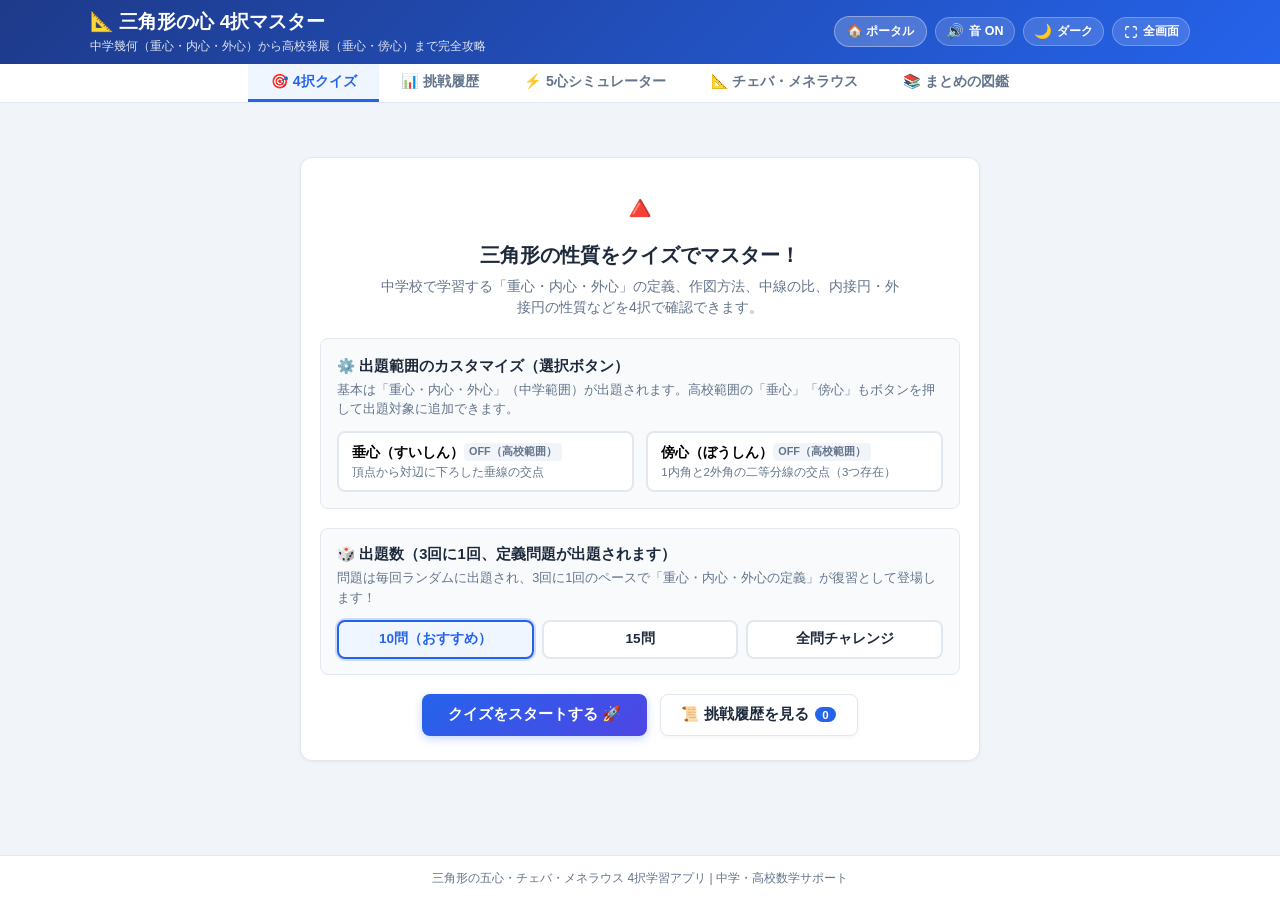
<file: centers/index.html>
<!DOCTYPE html>
<html lang="ja">
<head>
  <meta charset="UTF-8">
  <meta name="viewport" content="width=device-width, initial-scale=1.0">
  <title>三角形の心 4択マスター | 重心・内心・外心・垂心・傍心</title>
  <link rel="icon" type="image/svg+xml" href="favicon.svg">
  <link rel="stylesheet" href="style.css">
</head>
<body>
  <!-- ヘッダー -->
  <header class="app-header">
    <div class="header-container">
      <div class="header-content">
        <h1>📐 三角形の心 4択マスター</h1>
        <p class="app-subtitle">中学幾何（重心・内心・外心）から高校発展（垂心・傍心）まで完全攻略</p>
      </div>
      <div class="header-actions">
        <a href="../index.html" class="portal-back-btn" title="幾何学ポータルへ戻る">🏠 ポータル</a>
        <button id="btn-sound-toggle" class="sound-toggle-btn" type="button" title="効果音 ON/OFF" aria-label="効果音切替">
          <span id="sound-icon" class="sound-icon">🔊</span>
          <span id="sound-text" class="sound-text">音 ON</span>
        </button>
        <button id="btn-theme-toggle" class="theme-toggle-btn" type="button" title="ダークモード/ライトモード切替" aria-label="テーマ切替">
          <span id="theme-icon" class="theme-icon">🌙</span>
          <span id="theme-text" class="theme-text">ダーク</span>
        </button>
        <button id="btn-fullscreen-toggle" class="fullscreen-toggle-btn" type="button" title="全画面表示 切り替え [F]" aria-label="全画面表示切替">
          <span id="fullscreen-icon" class="fullscreen-icon">
            <svg id="fs-icon-enter" width="14" height="14" viewBox="0 0 24 24" fill="none" stroke="currentColor" stroke-width="2.2" stroke-linecap="round" stroke-linejoin="round">
              <path d="M8 3H5a2 2 0 0 0-2 2v3m18 0V5a2 2 0 0 0-2-2h-3m0 18h3a2 2 0 0 0 2-2v-3M3 16v3a2 2 0 0 0 2 2h3"></path>
            </svg>
            <svg id="fs-icon-exit" width="14" height="14" viewBox="0 0 24 24" fill="none" stroke="currentColor" stroke-width="2.2" stroke-linecap="round" stroke-linejoin="round" style="display:none;">
              <path d="M8 3v3a2 2 0 0 1-2 2H3m18 0h-3a2 2 0 0 1-2-2V3m0 18v-3a2 2 0 0 1 2-2h3M3 16h3a2 2 0 0 1 2 2v3"></path>
            </svg>
          </span>
          <span id="fullscreen-text" class="fullscreen-text">全画面</span>
        </button>
      </div>
    </div>
  </header>

  <!-- ナビゲーションタブ -->
  <nav class="nav-tabs">
    <button id="tab-quiz" class="tab-btn active">🎯 4択クイズ</button>
    <button id="tab-history" class="tab-btn">📊 挑戦履歴</button>
    <button id="tab-simulator" class="tab-btn">⚡ 5心シミュレーター</button>
    <button id="tab-theorems" class="tab-btn">📐 チェバ・メネラウス</button>
    <button id="tab-encyclopedia" class="tab-btn">📚 まとめの図鑑</button>
  </nav>

  <!-- メインコンテンツ -->
  <main class="main-container">
    
    <!-- 1. クイズ開始画面 -->
    <section id="view-start" class="card start-card">
      <div class="start-icon">🔺</div>
      <h2 class="start-title">三角形の性質をクイズでマスター！</h2>
      <p class="start-desc">
        中学校で学習する「重心・内心・外心」の定義、作図方法、中線の比、内接円・外接円の性質などを4択で確認できます。
      </p>

      <!-- 高校範囲（垂心・傍心）の追加選択ボタン -->
      <div class="scope-setting-box">
        <div class="setting-title">
          <span>⚙️ 出題範囲のカスタマイズ（選択ボタン）</span>
        </div>
        <p class="setting-desc">
          基本は「重心・内心・外心」（中学範囲）が出題されます。高校範囲の「垂心」「傍心」もボタンを押して出題対象に追加できます。
        </p>

        <div class="toggle-group">
          <!-- 垂心ボタン -->
          <button id="toggle-orthocenter" class="toggle-btn" type="button">
            <div class="toggle-label">
              <span>垂心（すいしん）</span>
              <span id="badge-orthocenter" class="status-badge badge-off">OFF（高校範囲）</span>
            </div>
            <span class="toggle-sub">頂点から対辺に下ろした垂線の交点</span>
          </button>

          <!-- 傍心ボタン -->
          <button id="toggle-excenter" class="toggle-btn" type="button">
            <div class="toggle-label">
              <span>傍心（ぼうしん）</span>
              <span id="badge-excenter" class="status-badge badge-off">OFF（高校範囲）</span>
            </div>
            <span class="toggle-sub">1内角と2外角の二等分線の交点（3つ存在）</span>
          </button>
        </div>
      </div>

      <!-- 出題数の選択 -->
      <div class="count-setting-box">
        <div class="setting-title">
          <span>🎲 出題数（3回に1回、定義問題が出題されます）</span>
        </div>
        <p class="setting-desc">
          問題は毎回ランダムに出題され、3回に1回のペースで「重心・内心・外心の定義」が復習として登場します！
        </p>
        <div class="count-btn-group">
          <button type="button" class="btn-quiz-count active" data-count="10">10問（おすすめ）</button>
          <button type="button" class="btn-quiz-count" data-count="15">15問</button>
          <button type="button" class="btn-quiz-count" data-count="all">全問チャレンジ</button>
        </div>
      </div>

      <div class="start-actions">
        <button id="btn-start" class="btn-primary">クイズをスタートする 🚀</button>
        <button id="btn-open-history" class="btn-secondary" type="button">
          📜 挑戦履歴を見る <span id="history-count-badge" class="badge badge-count">0</span>
        </button>
      </div>
    </section>

    <!-- 2. クイズ解答画面 -->
    <section id="view-quiz" class="card quiz-layout hidden">
      <!-- 左側：問題と4択 -->
      <div class="quiz-left-col">
        <div class="quiz-header">
          <div class="quiz-step-box">
            <span class="quiz-step">第 <span id="q-current-index">1</span> 問 / 全 <span id="q-total">10</span> 問</span>
            <span id="scope-badge" class="badge badge-junior">中学範囲</span>
          </div>
          <div class="quiz-header-right">
            <div id="quiz-streak-badge" class="streak-badge">
              <span class="streak-fire">🔥</span> 連続正解: <strong id="streak-count">0</strong> 問
            </div>
            <button id="btn-quiz-history" class="btn-header-history" type="button" title="過去の成績履歴を見る">
              📜 履歴
            </button>
          </div>
        </div>

        <div class="progress-container">
          <div id="quiz-progress-bar" class="progress-bar"></div>
        </div>

        <!-- リアルタイム回答状況インジケーター -->
        <div id="quiz-answer-tracker" class="quiz-answer-tracker"></div>

        <div class="quiz-content">
          <div id="q-text" class="quiz-question-text">問題文がここに入ります。</div>

          <!-- 4択ボタンコンテナ -->
          <div id="options-container" class="options-grid"></div>
        </div>
      </div>

      <!-- 右側：正解・解説・次へボタン -->
      <div class="quiz-right-col">
        <!-- 未回答時の案内 -->
        <div id="feedback-placeholder" class="feedback-placeholder">
          <div class="placeholder-icon">👉</div>
          <h3>解答待ち</h3>
          <p>左側の選択肢から答えを1つ選んでください。</p>
        </div>

        <!-- 回答後の判定カード -->
        <div id="feedback-card" class="feedback-card hidden">
          <!-- 上部固定バー：判定ステータス ＆ 次の問題へボタン（スクロール一切不要で即座に押せる！） -->
          <div class="feedback-header-bar">
            <div class="feedback-status">
              <span id="feedback-icon" class="feedback-icon">⭕</span>
              <span id="feedback-title" class="feedback-title">正解！</span>
            </div>
            <button id="btn-next" class="btn-primary btn-next-top" type="button">次の問題へ ➔</button>
          </div>

          <div id="auto-next-indicator" class="auto-next-indicator hidden">⚡ 自動で次の問題へ進みます...</div>

          <!-- スクロール不要でコンパクトに収まる解説領域 -->
          <div class="feedback-content-area">
            <!-- 正解の明示表示エリア（選択後に表示） -->
            <div id="feedback-correct-answer" class="feedback-correct-answer">
              <span class="correct-badge">正解</span>
              <strong id="feedback-correct-text" class="correct-text">重心（G）</strong>
            </div>

            <p id="feedback-explanation" class="feedback-explanation">解説テキスト</p>
            <div id="feedback-tip" class="feedback-tip">💡 覚え方のヒント</div>
            <div id="quiz-svg-container" class="quiz-svg-container"></div>
          </div>

          <!-- 下部にも念のため配置（どちらでも押せます） -->
          <div class="feedback-bottom-action">
            <button id="btn-next-bottom" class="btn-secondary btn-next-sub" type="button">次の問題へ ➔</button>
          </div>
        </div>
      </div>
    </section>

    <!-- 3. 結果発表画面 -->
    <section id="view-result" class="card result-card hidden">
      <h2>🎉 クイズ終了！お疲れ様でした</h2>
      
      <div class="score-circle">
        <div id="result-score" class="score-number">8</div>
        <div class="score-total">/ <span id="result-total">10</span> 問正解</div>
      </div>

      <div class="result-stats-row">
        <div id="result-percentage" class="result-percentage">正答率: 80%</div>
        <div id="result-streak-box" class="result-streak-box">🔥 最長連続正解: <strong id="result-max-streak">0</strong> 問</div>
      </div>
      <p id="result-message" class="result-message"></p>
      <div class="result-actions">
        <button id="btn-restart" class="btn-primary">もう一度挑戦する 🔄</button>
        <button id="btn-result-history" class="btn-secondary" type="button">📜 過去の挑戦履歴を見る 📊</button>
      </div>

      <!-- 復習リスト -->
      <div class="review-section">
        <h3>📋 今回の問題と振り返り</h3>
        <div id="result-review-list"></div>
      </div>
    </section>

    <!-- 挑戦履歴画面（タブから常時直接アクセス可能） -->
    <section id="view-history" class="card history-view-card hidden">
      <div class="history-view-header">
        <div>
          <h2 class="history-view-title">📊 4択クイズ 挑戦履歴</h2>
          <p class="history-view-desc">これまでのクイズ成績と、毎回の全問題・回答の復習ができます。</p>
        </div>
        <div style="display: flex; gap: 0.6rem; align-items: center; flex-wrap: wrap;">
          <button id="btn-view-toggle-all" class="btn-secondary" style="font-size: 0.8rem; padding: 0.35rem 0.75rem;" type="button">すべて折りたたむ / 展開 ↕️</button>
          <button id="btn-view-clear-history" class="btn-text-danger" type="button">履歴をすべてリセット 🗑️</button>
        </div>
      </div>

      <!-- 統計サマリーカード -->
      <div class="history-stats-grid">
        <div class="stat-card">
          <div id="stat-view-total-plays" class="stat-num">0 回</div>
          <div class="stat-lbl">挑戦回数</div>
        </div>
        <div class="stat-card">
          <div id="stat-view-avg-accuracy" class="stat-num">0%</div>
          <div class="stat-lbl">平均正答率</div>
        </div>
        <div class="stat-card">
          <div id="stat-view-best-streak" class="stat-num">0 問</div>
          <div class="stat-lbl">最高連続正解</div>
        </div>
      </div>

      <!-- 履歴一覧 -->
      <div class="history-view-body">
        <div id="history-view-list" class="history-list-container"></div>
      </div>
    </section>

    <!-- 4. まとめ図鑑画面 -->
    <section id="view-encyclopedia" class="hidden">
      <div style="margin-bottom: 1rem;">
        <h2 style="font-size: 1.3rem; margin-bottom: 0.3rem;">📖 三角形の五心 まとめ図鑑</h2>
        <p style="color: var(--text-muted); font-size: 0.9rem;">
          定義・作図方法・特徴的な性質をいつでも確認できるチートシートです。
        </p>
      </div>
      <div id="encyclopedia-container" class="encyclo-container"></div>
    </section>

    <!-- 5. 5心シミュレーター画面 -->
    <section id="view-simulator" class="card sim-layout hidden">
      <!-- 左パネル: コントロール & 情報 -->
      <div class="sim-panel">
        <div class="sim-panel-header">
          <h3>🎮 五心コントロール</h3>
          <p class="sim-guide">頂点A, B, Cを直接ドラッグして動かせます！</p>
        </div>

        <!-- プリセットボタン -->
        <div class="sim-control-group">
          <label class="sim-label">三角形プリセット</label>
          <div class="preset-btn-grid">
            <button class="btn-preset" data-preset="acute" title="鋭角三角形">鋭角</button>
            <button class="btn-preset" data-preset="right" title="直角三角形">直角</button>
            <button class="btn-preset" data-preset="obtuse" title="鈍角三角形">鈍角</button>
            <button class="btn-preset" data-preset="equilateral" title="正三角形">正△</button>
          </div>
        </div>

        <!-- 表示切り替えトグル -->
        <div class="sim-control-group">
          <label class="sim-label">表示する「心」と図形</label>
          <div class="sim-check-list">
            <label class="sim-check-item sim-check-centroid">
              <input type="checkbox" id="sim-show-centroid" checked>
              <span class="sim-check-mark"></span>
              <span class="sim-check-text"><strong>重心 (G)</strong> <small>中線</small></span>
            </label>

            <label class="sim-check-item sim-check-incenter">
              <input type="checkbox" id="sim-show-incenter" checked>
              <span class="sim-check-mark"></span>
              <span class="sim-check-text"><strong>内心 (I)</strong> <small>内接円・二等分線</small></span>
            </label>

            <label class="sim-check-item sim-check-sub sim-check-formula" id="sim-formula-row" title="内接円の半径公式 S=1/2r(a+b+c) の導出図解を表示">
              <input type="checkbox" id="sim-show-incenter-demo">
              <span class="sim-check-mark"></span>
              <span class="sim-check-text"><strong>↳ 📐 内心半径の求め方</strong> <small>公式表示</small></span>
            </label>

            <label class="sim-check-item sim-check-circumcenter">
              <input type="checkbox" id="sim-show-circumcenter" checked>
              <span class="sim-check-mark"></span>
              <span class="sim-check-text"><strong>外心 (O)</strong> <small>外接円・垂直二等分線</small></span>
            </label>

            <label class="sim-check-item sim-check-orthocenter">
              <input type="checkbox" id="sim-show-orthocenter">
              <span class="sim-check-mark"></span>
              <span class="sim-check-text"><strong>垂心 (H)</strong> <small>垂線（高校）</small></span>
            </label>

            <label class="sim-check-item sim-check-excenter">
              <input type="checkbox" id="sim-show-excenter">
              <span class="sim-check-mark"></span>
              <span class="sim-check-text"><strong>傍心 (I_A)</strong> <small>傍接円（高校）</small></span>
            </label>

            <label class="sim-check-item sim-check-euler">
              <input type="checkbox" id="sim-show-euler">
              <span class="sim-check-mark"></span>
              <span class="sim-check-text"><strong>オイラー線</strong> <small>O-G-Hの一直線</small></span>
            </label>
          </div>
        </div>

        <!-- リアルタイム情報 -->
        <div class="sim-info-card">
          <div class="sim-info-row">
            <span class="sim-info-label">形状:</span>
            <span id="sim-triangle-type" class="sim-type-badge">鋭角三角形</span>
          </div>
          <div class="sim-angles-row">
            <span>∠A: <b id="sim-angle-a">60°</b></span>
            <span>∠B: <b id="sim-angle-b">60°</b></span>
            <span>∠C: <b id="sim-angle-c">60°</b></span>
          </div>
          <div id="sim-commentary" class="sim-commentary">
            頂点を動かして、外心や垂心が内部から外部へ飛び出す様子や、直角三角形の斜辺中点に外心が乗る様子を観察してみましょう！
          </div>
        </div>
      </div>

      <!-- 右側：メインビュー（キャンバス ＋ 下部式バー） -->
      <div class="sim-right-area">
        <div class="sim-canvas-wrapper">
          <svg id="sim-svg" viewBox="0 0 850 500" class="sim-svg">
            <defs>
              <pattern id="sim-grid" width="20" height="20" patternUnits="userSpaceOnUse">
                <path d="M 20 0 L 0 0 0 20" fill="none" stroke="#f1f5f9" stroke-width="1" />
              </pattern>
            </defs>
            <rect width="100%" height="100%" fill="url(#sim-grid)" rx="8" />

            <g id="sim-root-layer">
              <!-- 動的要素レイヤー -->
              <g id="sim-layer-guides"></g>
              <g id="sim-layer-circles"></g>
              <g id="sim-layer-euler"></g>

              <!-- 内心単独表示時の3分割三角形ハイライトレイヤー -->
              <g id="sim-layer-incenter-demo"></g>

              <!-- 三角形本体 -->
              <polygon id="sim-poly-triangle" class="sim-triangle" />

              <!-- 心の点レイヤー -->
              <g id="sim-layer-centers"></g>

              <!-- 頂点ドラッグハンドル -->
              <g id="sim-layer-handles"></g>
            </g>
          </svg>
        </div>

        <!-- 図の下に大きく表示する内接円の半径公式バー -->
        <div id="sim-formula-bar" class="sim-formula-bar hidden">
          <div class="sf-primary-formula">
            <div class="sf-formula-header">
              <span class="sf-tag-pill">📐 内接円の半径と面積の公式</span>
              <span class="sf-sub-note">（3つの三角形の合計: △IBC + △ICA + △IAB ＝ ½ar + ½br + ½cr より）</span>
            </div>
            <div class="sf-giant-equation">
              <span class="sf-sym-s">S</span>
              <span class="sf-sym-eq">=</span>
              <div class="sf-fraction-half">
                <span class="num">1</span>
                <span class="den">2</span>
              </div>
              <span class="sf-sym-r">r</span>
              <span class="sf-sym-paren">(</span>
              <span class="sf-term-a" title="辺BC = a">a</span>
              <span class="sf-sym-op">+</span>
              <span class="sf-term-b" title="辺CA = b">b</span>
              <span class="sf-sym-op">+</span>
              <span class="sf-term-c" title="辺AB = c">c</span>
              <span class="sf-sym-paren">)</span>
            </div>
          </div>

          <div class="sf-section sf-calc">
            <div class="sf-calc-row">周長 <i>a+b+c</i>: <b id="sim-bar-p">0</b></div>
            <div class="sf-calc-row">面積 <i>S</i>: <b id="sim-bar-s">0</b></div>
            <div class="sf-calc-row sf-calc-r">半径 <i>r</i> = <b id="sim-bar-r">0</b></div>
          </div>
        </div>
      </div>
    </section>

    <!-- 6. チェバ・メネラウス シミュレーター画面 -->
    <section id="view-theorems" class="card sim-layout hidden">
      <!-- 左パネル: コントロール & 情報 -->
      <div class="sim-panel">
        <div class="sim-panel-header">
          <h3>📐 チェバ・メネラウス</h3>
          <p class="sim-guide">頂点A, B, Cや交点・直線をドラッグ！</p>
        </div>

        <!-- 定理選択セグメント -->
        <div class="sim-control-group">
          <label class="sim-label">定理の選択</label>
          <div class="thm-mode-selector">
            <button id="thm-mode-ceva" class="btn-thm-mode active" type="button">チェバの定理</button>
            <button id="thm-mode-menelaus" class="btn-thm-mode" type="button">メネラウスの定理</button>
          </div>
        </div>

        <!-- 出発点の選択 -->
        <div class="sim-control-group">
          <label class="sim-label">🏁 出発する頂点</label>
          <div class="thm-start-selector">
            <button class="btn-thm-start active" data-start="A" type="button">頂点 A</button>
            <button class="btn-thm-start" data-start="B" type="button">頂点 B</button>
            <button class="btn-thm-start" data-start="C" type="button">頂点 C</button>
          </div>
        </div>

        <!-- プリセットボタン -->
        <div class="sim-control-group">
          <label class="sim-label">配置プリセット</label>
          <div class="preset-btn-grid">
            <button class="btn-preset btn-thm-preset" data-preset="default">標準</button>
            <button class="btn-preset btn-thm-preset" data-preset="centroid" title="重心（比1:1:1）">重心</button>
            <button class="btn-preset btn-thm-preset" data-preset="fox" title="キツネ型（基本）">キツネ型</button>
            <button class="btn-preset btn-thm-preset" data-preset="midpoint" title="中点交差">中点</button>
          </div>
        </div>

        <!-- 表示設定 -->
        <div class="sim-control-group">
          <label class="sim-label">表示オプション</label>
          <div class="sim-check-list">
            <label class="sim-check-item">
              <input type="checkbox" id="thm-show-route" checked>
              <span class="sim-check-mark"></span>
              <span class="sim-check-text"><strong>🔄 巡回ルート（一筆書き）</strong> <small>矢印ガイド</small></span>
            </label>
            <label class="sim-check-item">
              <input type="checkbox" id="thm-show-lengths" checked>
              <span class="sim-check-mark"></span>
              <span class="sim-check-text"><strong>📏 線分の長さ数値</strong> <small>比率ラベル</small></span>
            </label>
            <label class="sim-check-item">
              <input type="checkbox" id="thm-show-extended" checked>
              <span class="sim-check-mark"></span>
              <span class="sim-check-text"><strong>✂️ 延長線ガイド</strong> <small>外分交点（点線）</small></span>
            </label>
            <label class="sim-check-item" id="thm-opt-line-handles-row">
              <input type="checkbox" id="thm-show-line-handles" checked>
              <span class="sim-check-mark"></span>
              <span class="sim-check-text"><strong>📍 直線操作点 (L1, L2)</strong> <small>メネラウス制御点</small></span>
            </label>
          </div>
        </div>

        <!-- 解説カード -->
        <div class="sim-info-card">
          <div class="sim-info-row">
            <span class="sim-info-label">要点解説:</span>
          </div>
          <div id="thm-explanation" class="sim-commentary">
            頂点AまたはBからスタートして、対辺の分点を経由しながら一筆書きで一周すると、分数の積は常に「1」になります！
          </div>
        </div>
      </div>

      <!-- 右側：メインビュー（キャンバス ＋ 下部式バー） -->
      <div class="sim-right-area">
        <div class="sim-canvas-wrapper">
          <svg id="thm-svg" viewBox="0 0 850 500" class="sim-svg">
            <g id="thm-root-layer">
              <!-- 延長線レイヤー -->
              <g id="thm-layer-extended"></g>
              <!-- 三角形本体 -->
              <polygon id="thm-poly-triangle" class="sim-triangle" />
              <!-- チェバ線 / メネラウス直線レイヤー -->
              <g id="thm-layer-lines"></g>
              <!-- 巡回ルート矢印レイヤー -->
              <g id="thm-layer-route"></g>
              <!-- 分点・交点レイヤー -->
              <g id="thm-layer-points"></g>
              <!-- ドラッグハンドルレイヤー -->
              <g id="thm-layer-handles"></g>
            </g>
          </svg>
        </div>

        <!-- 図の下に大きく表示する数式バー -->
        <div id="thm-formula-bar" class="sim-formula-bar thm-formula-bar">
          <div class="thm-bar-section-formula">
            <div class="thm-bar-header">
              <span id="thm-bar-title" class="thm-bar-tag">📐 定理の等式</span>
            </div>
            <div class="thm-formula-row">
              <div id="thm-frac-1" class="thm-formula-frac-box"></div>
              <span class="thm-op-times">×</span>
              <div id="thm-frac-2" class="thm-formula-frac-box"></div>
              <span class="thm-op-times">×</span>
              <div id="thm-frac-3" class="thm-formula-frac-box"></div>
              <span class="thm-op-eq">=</span>
              <span class="thm-formula-const">1</span>
            </div>
          </div>

          <div class="thm-bar-arrow">➔</div>

          <div class="thm-bar-section-calc">
            <div class="thm-calc-header">現在の実長での計算</div>
            <div class="thm-calc-row">
              <div id="thm-val-1" class="thm-val-frac-box"></div>
              <span class="thm-op-times">×</span>
              <div id="thm-val-2" class="thm-val-frac-box"></div>
              <span class="thm-op-times">×</span>
              <div id="thm-val-3" class="thm-val-frac-box"></div>
              <span class="thm-op-eq">=</span>
              <div class="thm-product-badge">
                <span id="thm-bar-product">1.00</span>
              </div>
            </div>
          </div>
        </div>
      </div>
    </section>

  </main>

  <!-- 挑戦履歴モーダル -->
  <div id="modal-history" class="modal-overlay hidden">
    <div class="modal-card">
      <div class="modal-header">
        <div class="modal-title-box">
          <span class="modal-icon">📊</span>
          <h3 class="modal-title">4択クイズ 挑戦履歴</h3>
        </div>
        <button id="btn-close-history" class="btn-modal-close" type="button" aria-label="閉じる">✕</button>
      </div>

      <div class="modal-body">
        <!-- 総合統計サマリー -->
        <div class="history-stats-grid">
          <div class="stat-card">
            <div id="stat-total-plays" class="stat-num">0</div>
            <div class="stat-lbl">挑戦回数</div>
          </div>
          <div class="stat-card">
            <div id="stat-avg-accuracy" class="stat-num">0%</div>
            <div class="stat-lbl">平均正答率</div>
          </div>
          <div class="stat-card">
            <div id="stat-best-streak" class="stat-num">0</div>
            <div class="stat-lbl">最高連続正解</div>
          </div>
        </div>

        <!-- 履歴リスト -->
        <div class="history-list-header">
          <h4>過去の成績と問題一覧</h4>
          <div style="display: flex; gap: 0.5rem; align-items: center;">
            <button id="btn-modal-toggle-all" class="btn-secondary" style="font-size: 0.75rem; padding: 0.25rem 0.55rem;" type="button">展開 / 折りたたみ ↕️</button>
            <button id="btn-clear-history" class="btn-text-danger" type="button">履歴をリセット</button>
          </div>
        </div>
        <div id="history-list-container" class="history-list-container">
          <!-- JSで動的生成 -->
        </div>
      </div>
    </div>
  </div>

  <!-- フッター -->
  <footer class="app-footer">
    <p>三角形の五心・チェバ・メネラウス 4択学習アプリ | 中学・高校数学サポート</p>
  </footer>

  <!-- スクリプト読み込み -->
  <script src="questions.js"></script>
  <script src="simulator.js"></script>
  <script src="theorems.js"></script>
  <script src="app.js"></script>
</body>
</html>
</file>
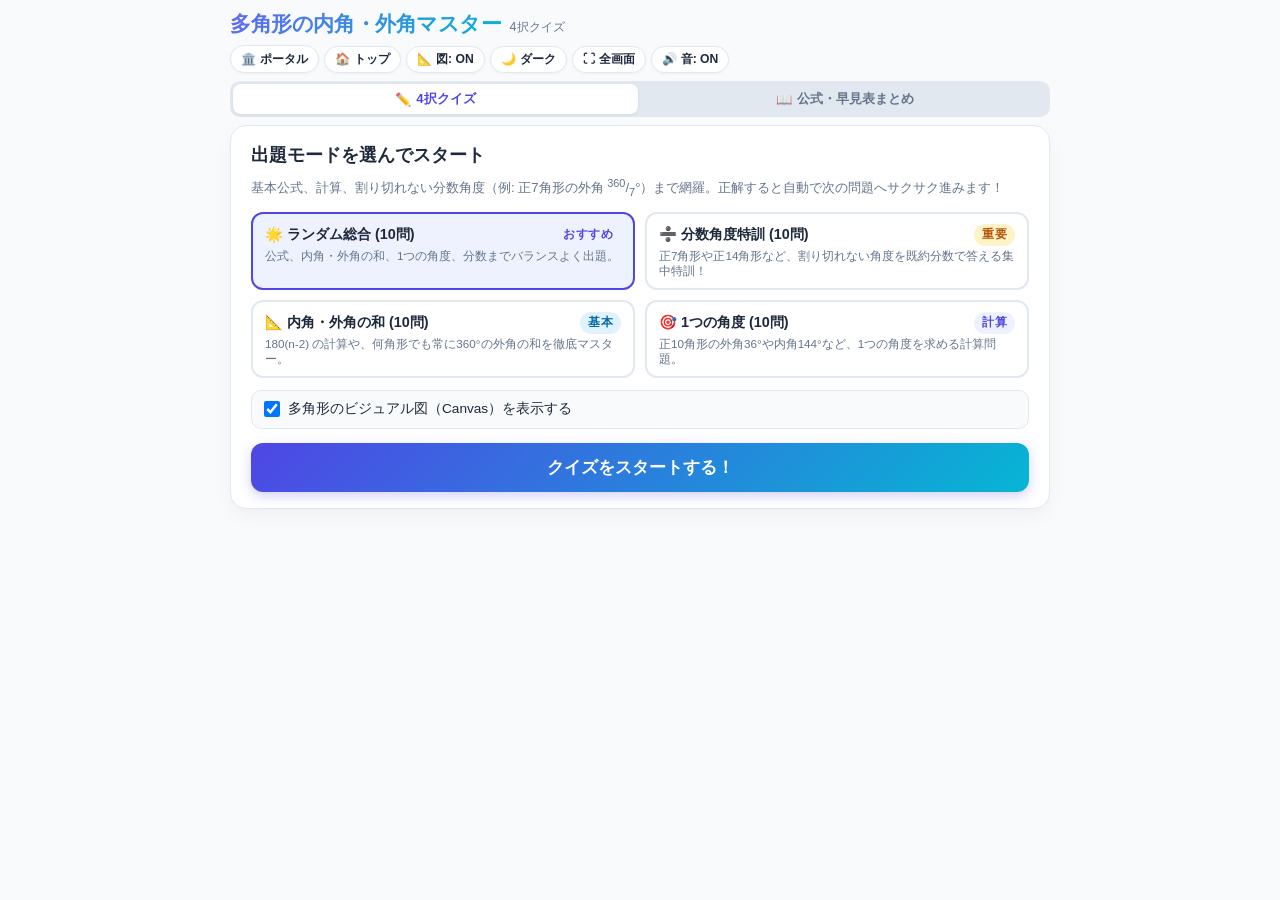
<file: polygons/index.html>
<!DOCTYPE html>
<html lang="ja">
<head>
  <meta charset="UTF-8">
  <meta name="viewport" content="width=device-width, initial-scale=1.0">
  <title>多角形の内角・外角マスター | 4択クイズアプリ</title>
  <link rel="icon" type="image/svg+xml" href="data:image/svg+xml,%3Csvg xmlns='http://www.w3.org/2000/svg' viewBox='0 0 64 64'%3E%3Cdefs%3E%3ClinearGradient id='bg' x1='0%25' y1='0%25' x2='100%25' y2='100%25'%3E%3Cstop offset='0%25' stop-color='%234f46e5'/%3E%3Cstop offset='100%25' stop-color='%2306b6d4'/%3E%3C/linearGradient%3E%3ClinearGradient id='pf' x1='0%25' y1='0%25' x2='100%25' y2='100%25'%3E%3Cstop offset='0%25' stop-color='%23ffffff' stop-opacity='0.3'/%3E%3Cstop offset='100%25' stop-color='%23ffffff' stop-opacity='0.08'/%3E%3C/linearGradient%3E%3C/defs%3E%3Crect width='64' height='64' rx='15' fill='url(%23bg)'/%3E%3Cpolygon points='32,13 49.5,23.1 49.5,43.3 32,53.4 14.5,43.3 14.5,23.1' fill='url(%23pf)' stroke='%23ffffff' stroke-width='2.8' stroke-linejoin='round'/%3E%3Cline x1='49.5' y1='23.1' x2='60.5' y2='29.5' stroke='%23fcd34d' stroke-width='2.4' stroke-dasharray='2,2' stroke-linecap='round'/%3E%3Cpath d='M 54.8,26.1 A 6,6 0 0,1 49.5,30.5' fill='none' stroke='%23f59e0b' stroke-width='3' stroke-linecap='round'/%3E%3Cpath d='M 44.2,26.1 A 6,6 0 0,0 43.5,19.6' fill='none' stroke='%2338bdf8' stroke-width='2.6' stroke-linecap='round'/%3E%3Ccircle cx='32' cy='13' r='2.4' fill='%23ffffff'/%3E%3Ccircle cx='49.5' cy='23.1' r='2.8' fill='%23fcd34d'/%3E%3Ccircle cx='49.5' cy='43.3' r='2.4' fill='%23ffffff'/%3E%3Ccircle cx='32' cy='53.4' r='2.4' fill='%23ffffff'/%3E%3Ccircle cx='14.5' cy='43.3' r='2.4' fill='%23ffffff'/%3E%3Ccircle cx='14.5' cy='23.1' r='2.4' fill='%23ffffff'/%3E%3C/svg%3E">
  <link rel="icon" type="image/svg+xml" href="favicon.svg">
  <link rel="icon" type="image/png" href="favicon.png">
  <style>
    :root {
      --primary: #4f46e5;
      --primary-hover: #4338ca;
      --primary-light: #eef2ff;
      --secondary: #0ea5e9;
      --accent: #f59e0b;
      --success: #10b981;
      --danger: #ef4444;
      --bg: #f8fafc;
      --card-bg: #ffffff;
      --text: #1e293b;
      --text-muted: #64748b;
      --border: #e2e8f0;
      --tab-bg: #e2e8f0;
      --tab-active-bg: #ffffff;
      --box-sub-bg: #f8fafc;
      --choice-num-bg: #f1f5f9;
      --table-th-bg: #f1f5f9;
      --table-even-bg: #fafafa;
      --radius: 16px;
      --shadow: 0 8px 20px -4px rgba(0, 0, 0, 0.06);
    }

    body.dark-mode {
      --primary: #818cf8;
      --primary-hover: #6366f1;
      --primary-light: #1e1b4b;
      --secondary: #38bdf8;
      --accent: #fbbf24;
      --success: #34d399;
      --danger: #f87171;
      --bg: #0f172a;
      --card-bg: #1e293b;
      --text: #f1f5f9;
      --text-muted: #94a3b8;
      --border: #334155;
      --tab-bg: #334155;
      --tab-active-bg: #1e293b;
      --box-sub-bg: #0f172a;
      --choice-num-bg: #334155;
      --table-th-bg: #334155;
      --table-even-bg: #162032;
      --shadow: 0 8px 20px -4px rgba(0, 0, 0, 0.5);
    }

    * {
      box-sizing: border-box;
      margin: 0;
      padding: 0;
      -webkit-tap-highlight-color: transparent;
    }

    body {
      font-family: -apple-system, BlinkMacSystemFont, "Segoe UI", Roboto, "Helvetica Neue", Arial, "Hiragino Kaku Gothic ProN", "Yu Gothic", sans-serif;
      background-color: var(--bg);
      color: var(--text);
      line-height: 1.5;
      min-height: 100vh;
      display: flex;
      flex-direction: column;
      align-items: center;
      padding: 8px 12px 20px;
      transition: background-color 0.25s ease, color 0.25s ease;
    }

    @media (min-width: 640px) {
      body.quiz-playing {
        height: 100vh;
        overflow: hidden;
        padding-bottom: 8px;
        justify-content: center;
      }
      body.quiz-playing .container {
        display: flex;
        flex-direction: column;
        height: 98vh;
        justify-content: flex-start;
      }
    }

    .container {
      width: 100%;
      max-width: 820px;
    }

    /* ヘッダー＆ツールバー */
    .top-header-row {
      display: flex;
      justify-content: space-between;
      align-items: center;
      gap: 6px;
      margin-bottom: 8px;
      flex-wrap: wrap;
    }

    .app-branding {
      display: flex;
      align-items: baseline;
      gap: 8px;
      cursor: pointer;
      user-select: none;
      transition: opacity 0.15s;
    }

    .app-branding:hover {
      opacity: 0.85;
    }

    .app-title {
      font-size: 1.3rem;
      font-weight: 800;
      background: linear-gradient(135deg, #6366f1 0%, #06b6d4 100%);
      -webkit-background-clip: text;
      -webkit-text-fill-color: transparent;
      letter-spacing: -0.02em;
    }

    .app-tagline {
      font-size: 0.78rem;
      color: var(--text-muted);
      display: none;
    }

    @media (min-width: 520px) {
      .app-tagline { display: inline-block; }
    }

    .top-toolbar {
      display: flex;
      align-items: center;
      gap: 5px;
      flex-wrap: wrap;
    }

    .tool-btn {
      background: var(--card-bg);
      color: var(--text);
      border: 1px solid var(--border);
      border-radius: 999px;
      padding: 4px 10px;
      font-size: 0.76rem;
      font-weight: 600;
      cursor: pointer;
      display: inline-flex;
      align-items: center;
      gap: 4px;
      box-shadow: 0 1px 3px rgba(0,0,0,0.04);
      transition: all 0.15s ease;
      user-select: none;
    }

    .tool-btn:hover {
      border-color: var(--primary);
      transform: translateY(-1px);
    }

    /* タブバー */
    .tab-bar {
      display: flex;
      background: var(--tab-bg);
      border-radius: 10px;
      padding: 3px;
      margin-bottom: 8px;
      gap: 4px;
      transition: background 0.2s;
    }

    .tab-btn {
      flex: 1;
      padding: 6px 10px;
      border: none;
      background: transparent;
      color: var(--text-muted);
      font-weight: 600;
      font-size: 0.82rem;
      border-radius: 8px;
      cursor: pointer;
      transition: all 0.2s ease;
      display: flex;
      align-items: center;
      justify-content: center;
      gap: 5px;
    }

    .tab-btn.active {
      background: var(--tab-active-bg);
      color: var(--primary);
      box-shadow: 0 1px 4px rgba(0,0,0,0.06);
    }

    /* カード */
    .card {
      background: var(--card-bg);
      border-radius: var(--radius);
      padding: 16px 20px;
      border: 1px solid var(--border);
      box-shadow: var(--shadow);
      margin-bottom: 10px;
      transition: background-color 0.25s, border-color 0.25s;
    }

    /* クイズカード */
    .quiz-card-inner {
      display: flex;
      flex-direction: column;
    }

    .quiz-status {
      display: flex;
      justify-content: space-between;
      align-items: center;
      margin-bottom: 6px;
      padding-bottom: 6px;
      border-bottom: 1px solid var(--border);
      font-size: 0.82rem;
      font-weight: 700;
      gap: 8px;
    }

    /* 中断・トップへ戻るボタン */
    .btn-quit {
      background: transparent;
      border: 1px solid var(--border);
      color: var(--text-muted);
      border-radius: 8px;
      padding: 2px 8px;
      font-size: 0.72rem;
      font-weight: 600;
      cursor: pointer;
      display: inline-flex;
      align-items: center;
      gap: 4px;
      transition: all 0.15s ease;
      flex-shrink: 0;
    }

    .btn-quit:hover {
      background: #fee2e2;
      border-color: #ef4444;
      color: #b91c1c;
    }

    body.dark-mode .btn-quit:hover {
      background: #450a0a;
      border-color: #f87171;
      color: #fecaca;
    }

    .progress-track {
      flex-grow: 1;
      height: 6px;
      background: var(--tab-bg);
      border-radius: 999px;
      margin: 0 8px;
      overflow: hidden;
    }

    .progress-fill {
      height: 100%;
      background: linear-gradient(90deg, #4f46e5, #06b6d4);
      width: 0%;
      border-radius: 999px;
      transition: width 0.25s ease;
    }

    .badge {
      display: inline-block;
      padding: 2px 8px;
      border-radius: 999px;
      font-size: 0.72rem;
      font-weight: 700;
      letter-spacing: 0.04em;
    }

    .badge-primary { background: var(--primary-light); color: var(--primary); }
    .badge-accent { background: #fef3c7; color: #b45309; }
    .badge-info { background: #e0f2fe; color: #0369a1; }
    body.dark-mode .badge-accent { background: #78350f; color: #fde68a; }
    body.dark-mode .badge-info { background: #0c4a6e; color: #bae6fd; }

    .question-header {
      display: flex;
      align-items: center;
      justify-content: space-between;
      margin-bottom: 6px;
    }

    .question-title {
      font-size: 1.15rem;
      font-weight: 700;
      color: var(--text);
      line-height: 1.45;
      margin-bottom: 10px;
    }

    /* 2カラムレイアウト */
    .quiz-body-layout {
      display: flex;
      flex-direction: column;
      gap: 12px;
    }

    @media (min-width: 640px) {
      .quiz-body-layout {
        flex-direction: row;
        align-items: stretch;
        gap: 16px;
      }
      .quiz-visualizer-col {
        flex: 0 0 240px;
        margin-bottom: 0 !important;
      }
      .quiz-choices-col {
        flex: 1;
        display: flex;
        flex-direction: column;
        justify-content: center;
      }
    }

    .quiz-body-layout.no-visual .quiz-visualizer-col {
      display: none !important;
    }
    .quiz-body-layout.no-visual .quiz-choices-col {
      width: 100%;
      max-width: 640px;
      margin: 0 auto;
    }

    /* 多角形ビジュアライザー */
    .visualizer-box {
      display: flex;
      flex-direction: column;
      align-items: center;
      justify-content: center;
      background: var(--box-sub-bg);
      border: 1px dashed var(--border);
      border-radius: 12px;
      padding: 6px;
      margin-bottom: 8px;
      transition: background-color 0.25s;
    }

    canvas {
      max-width: 100%;
      height: auto;
    }

    .visualizer-caption {
      font-size: 0.72rem;
      color: var(--text-muted);
      margin-top: 2px;
      text-align: center;
    }

    /* 4択グリッド */
    .choices-grid {
      display: grid;
      grid-template-columns: 1fr 1fr;
      gap: 10px;
    }

    @media (max-width: 480px) {
      .choices-grid {
        grid-template-columns: 1fr;
      }
    }

    .choice-btn {
      background: var(--card-bg);
      border: 2px solid var(--border);
      border-radius: 12px;
      padding: 12px 10px;
      font-size: 1.08rem;
      font-weight: 600;
      color: var(--text);
      cursor: pointer;
      display: flex;
      align-items: center;
      justify-content: center;
      position: relative;
      transition: all 0.12s ease;
      min-height: 56px;
      text-align: center;
    }

    .choice-btn:hover:not(:disabled) {
      border-color: var(--primary);
      background: var(--primary-light);
      transform: translateY(-2px);
      box-shadow: 0 4px 10px rgba(79, 70, 229, 0.12);
    }

    .choice-btn:active:not(:disabled) {
      transform: translateY(0);
    }

    .choice-btn .choice-number {
      position: absolute;
      left: 8px;
      top: 8px;
      width: 20px;
      height: 20px;
      border-radius: 50%;
      background: var(--choice-num-bg);
      color: var(--text-muted);
      font-size: 0.7rem;
      display: flex;
      align-items: center;
      justify-content: center;
      font-weight: 700;
    }

    .choice-btn.correct {
      background: #d1fae5 !important;
      border-color: var(--success) !important;
      color: #065f46 !important;
      animation: popSuccess 0.4s cubic-bezier(0.175, 0.885, 0.32, 1.275);
    }

    body.dark-mode .choice-btn.correct {
      background: #064e3b !important;
      border-color: #34d399 !important;
      color: #a7f3d0 !important;
    }

    .choice-btn.wrong {
      background: #fee2e2 !important;
      border-color: var(--danger) !important;
      color: #991b1b !important;
      animation: shake 0.35s ease;
    }

    body.dark-mode .choice-btn.wrong {
      background: #450a0a !important;
      border-color: #f87171 !important;
      color: #fecaca !important;
    }

    .choice-btn:disabled {
      cursor: default;
      opacity: 0.95;
    }

    @keyframes popSuccess {
      0% { transform: scale(1); }
      50% { transform: scale(1.04); }
      100% { transform: scale(1); }
    }

    @keyframes shake {
      0%, 100% { transform: translateX(0); }
      20%, 60% { transform: translateX(-5px); }
      40%, 80% { transform: translateX(5px); }
    }

    .auto-next-indicator {
      display: flex;
      align-items: center;
      justify-content: center;
      gap: 6px;
      font-size: 0.82rem;
      font-weight: 700;
      color: var(--success);
      margin-top: 8px;
      animation: fadeIn 0.2s ease;
    }

    /* 分数スタイル */
    .frac-box {
      display: inline-flex;
      flex-direction: column;
      vertical-align: middle;
      text-align: center;
      margin: 0 3px;
      font-size: 0.92em;
    }

    .frac-box .num {
      border-bottom: 2px solid currentColor;
      padding: 0 3px;
      line-height: 1.1;
      font-weight: 700;
    }

    .frac-box .den {
      padding: 0 3px;
      line-height: 1.1;
      font-weight: 700;
    }

    .deg {
      margin-left: 1px;
      font-size: 0.9em;
    }

    /* 解説ボックス */
    .explanation-box {
      background: var(--box-sub-bg);
      border-left: 4px solid var(--danger);
      border-radius: 0 10px 10px 0;
      padding: 10px 14px;
      margin-top: 8px;
      animation: fadeIn 0.25s ease;
    }

    .exp-header {
      font-weight: 700;
      font-size: 0.88rem;
      margin-bottom: 4px;
      display: flex;
      align-items: center;
      gap: 6px;
      color: var(--danger);
    }

    .exp-content {
      font-size: 0.82rem;
      color: var(--text);
      line-height: 1.5;
    }

    .btn-next {
      width: 100%;
      margin-top: 8px;
      padding: 10px;
      background: var(--primary);
      color: white;
      border: none;
      border-radius: 10px;
      font-size: 0.92rem;
      font-weight: 700;
      cursor: pointer;
      transition: background 0.2s;
    }

    .btn-next:hover {
      background: var(--primary-hover);
    }

    /* スタート画面 */
    .mode-selection-grid {
      display: grid;
      grid-template-columns: 1fr 1fr;
      gap: 10px;
      margin-bottom: 12px;
    }

    @media (max-width: 550px) {
      .mode-selection-grid {
        grid-template-columns: 1fr;
      }
    }

    .mode-card {
      border: 2px solid var(--border);
      border-radius: 12px;
      padding: 10px 12px;
      cursor: pointer;
      transition: all 0.15s ease;
      background: var(--card-bg);
      text-align: left;
    }

    .mode-card:hover {
      border-color: var(--primary);
      transform: translateY(-2px);
      box-shadow: var(--shadow);
    }

    .mode-card.selected {
      border-color: var(--primary);
      background: var(--primary-light);
    }

    .mode-title {
      font-weight: 700;
      font-size: 0.9rem;
      color: var(--text);
      margin-bottom: 2px;
      display: flex;
      align-items: center;
      justify-content: space-between;
    }

    .mode-desc {
      font-size: 0.73rem;
      color: var(--text-muted);
      line-height: 1.3;
    }

    .start-options {
      display: flex;
      align-items: center;
      justify-content: flex-start;
      gap: 8px;
      margin-bottom: 14px;
      font-size: 0.85rem;
      color: var(--text);
      background: var(--box-sub-bg);
      padding: 8px 12px;
      border-radius: 10px;
      border: 1px solid var(--border);
      cursor: pointer;
    }

    .start-options input[type="checkbox"] {
      width: 16px;
      height: 16px;
      cursor: pointer;
    }

    .btn-start {
      width: 100%;
      padding: 13px;
      background: linear-gradient(135deg, #4f46e5 0%, #06b6d4 100%);
      color: white;
      border: none;
      border-radius: 12px;
      font-size: 1.05rem;
      font-weight: 800;
      cursor: pointer;
      box-shadow: 0 4px 12px rgba(79, 70, 229, 0.25);
      transition: transform 0.15s, box-shadow 0.15s;
    }

    .btn-start:hover {
      transform: translateY(-2px);
      box-shadow: 0 6px 16px rgba(79, 70, 229, 0.35);
    }

    /* 結果画面 */
    .result-container {
      text-align: center;
      padding: 16px 10px;
    }

    .score-circle {
      width: 100px;
      height: 100px;
      border-radius: 50%;
      background: linear-gradient(135deg, #4f46e5 0%, #06b6d4 100%);
      color: white;
      display: flex;
      flex-direction: column;
      align-items: center;
      justify-content: center;
      margin: 0 auto 12px;
      box-shadow: 0 6px 16px rgba(79, 70, 229, 0.3);
    }

    .score-number {
      font-size: 2rem;
      font-weight: 800;
      line-height: 1;
    }

    .score-label {
      font-size: 0.72rem;
      opacity: 0.9;
    }

    .result-message {
      font-size: 1.15rem;
      font-weight: 800;
      margin-bottom: 4px;
    }

    .result-stats {
      display: flex;
      justify-content: center;
      gap: 18px;
      margin: 12px 0;
      font-size: 0.85rem;
      color: var(--text-muted);
    }

    .result-actions {
      display: flex;
      gap: 10px;
      margin-top: 14px;
      flex-wrap: wrap;
    }

    .btn-secondary {
      flex: 1;
      min-width: 140px;
      padding: 11px;
      background: var(--card-bg);
      color: var(--text);
      border: 2px solid var(--border);
      border-radius: 10px;
      font-size: 0.9rem;
      font-weight: 700;
      cursor: pointer;
      transition: all 0.2s;
    }

    .btn-secondary:hover {
      background: var(--tab-bg);
    }

    /* チートシート */
    .sheet-section {
      margin-bottom: 16px;
    }

    .sheet-title {
      font-size: 0.95rem;
      font-weight: 700;
      color: var(--primary);
      margin-bottom: 6px;
      display: flex;
      align-items: center;
      gap: 6px;
    }

    .sheet-card {
      background: var(--box-sub-bg);
      border-radius: 10px;
      padding: 10px 12px;
      border: 1px solid var(--border);
      margin-bottom: 6px;
    }

    .formula-badge {
      display: inline-block;
      background: var(--primary-light);
      color: var(--primary);
      padding: 3px 8px;
      border-radius: 6px;
      font-weight: 800;
      font-size: 0.92rem;
      margin: 2px 0;
    }

    .table-container {
      overflow-x: auto;
      margin-top: 6px;
    }

    table {
      width: 100%;
      border-collapse: collapse;
      font-size: 0.78rem;
      text-align: center;
    }

    th, td {
      border: 1px solid var(--border);
      padding: 5px 3px;
    }

    th {
      background: var(--table-th-bg);
      font-weight: 700;
      color: var(--text);
    }

    tr:nth-child(even) {
      background: var(--table-even-bg);
    }

    @keyframes fadeIn {
      from { opacity: 0; transform: translateY(4px); }
      to { opacity: 1; transform: translateY(0); }
    }
  </style>
</head>
<body>

  <div class="container">
    <!-- ヘッダー＆ツールバー（タイトルクリックでトップ復帰可能） -->
    <div class="top-header-row">
      <div class="app-branding" onclick="backToTop()" title="トップページに戻る">
        <h1 class="app-title">多角形の内角・外角マスター</h1>
        <span class="app-tagline">4択クイズ</span>
      </div>
      <div class="top-toolbar">
        <a href="../index.html" class="tool-btn" style="text-decoration: none;" title="幾何学ポータルへ戻る">
          <span>🏛️</span> <span>ポータル</span>
        </a>
        <button id="topNavBtn" class="tool-btn" title="トップページ（モード選択）に戻る" onclick="backToTop()">
          <span>🏠</span> <span>トップ</span>
        </button>
        <button id="visualToggle" class="tool-btn" title="多角形の図の表示 / 非表示を切替" onclick="toggleVisual()">
          <span id="visualIcon">📐</span> <span id="visualText">図: ON</span>
        </button>
        <button id="darkToggle" class="tool-btn" title="ダークモード / ライトモード切替" onclick="toggleDarkMode()">
          <span id="darkIcon">🌙</span> <span id="darkText">ダーク</span>
        </button>
        <button id="fsToggle" class="tool-btn" title="全画面表示 / 解除" onclick="toggleFullscreen()">
          <span id="fsIcon">⛶</span> <span id="fsText">全画面</span>
        </button>
        <button id="soundToggle" class="tool-btn" title="効果音のON/OFF">
          <span id="soundIcon">🔊</span> <span id="soundText">音: ON</span>
        </button>
      </div>
    </div>

    <!-- タブバー -->
    <div class="tab-bar">
      <button class="tab-btn active" id="tabQuiz" onclick="switchTab('quiz')">
        <span>✏️</span> 4択クイズ
      </button>
      <button class="tab-btn" id="tabSheet" onclick="switchTab('sheet')">
        <span>📖</span> 公式・早見表まとめ
      </button>
    </div>

    <!-- ===== 画面1: クイズタブ ===== -->
    <div id="quizTabContent">
      <!-- スタート設定カード -->
      <div id="startScreen" class="card">
        <h2 style="font-size: 1.1rem; font-weight: 800; margin-bottom: 6px;">出題モードを選んでスタート</h2>
        <p style="color: var(--text-muted); font-size: 0.82rem; margin-bottom: 12px;">
          基本公式、計算、割り切れない分数角度（例: 正7角形の外角 <sup>360</sup>/<sub>7</sub>°）まで網羅。正解すると自動で次の問題へサクサク進みます！
        </p>

        <div class="mode-selection-grid">
          <div class="mode-card selected" onclick="selectMode('all', this)">
            <div class="mode-title">
              <span>🌟 ランダム総合 (10問)</span>
              <span class="badge badge-primary">おすすめ</span>
            </div>
            <div class="mode-desc">公式、内角・外角の和、1つの角度、分数までバランスよく出題。</div>
          </div>

          <div class="mode-card" onclick="selectMode('fraction', this)">
            <div class="mode-title">
              <span>➗ 分数角度特訓 (10問)</span>
              <span class="badge badge-accent">重要</span>
            </div>
            <div class="mode-desc">正7角形や正14角形など、割り切れない角度を既約分数で答える集中特訓！</div>
          </div>

          <div class="mode-card" onclick="selectMode('sum', this)">
            <div class="mode-title">
              <span>📐 内角・外角の和 (10問)</span>
              <span class="badge badge-info">基本</span>
            </div>
            <div class="mode-desc">180(n-2) の計算や、何角形でも常に360°の外角の和を徹底マスター。</div>
          </div>

          <div class="mode-card" onclick="selectMode('one', this)">
            <div class="mode-title">
              <span>🎯 1つの角度 (10問)</span>
              <span class="badge badge-primary">計算</span>
            </div>
            <div class="mode-desc">正10角形の外角36°や内角144°など、1つの角度を求める計算問題。</div>
          </div>
        </div>

        <label class="start-options">
          <input type="checkbox" id="visualCheck" checked onchange="setVisualPreference(this.checked)">
          <span>多角形のビジュアル図（Canvas）を表示する</span>
        </label>

        <button class="btn-start" onclick="startQuiz()">
          クイズをスタートする！
        </button>
      </div>

      <!-- クイズプレイカード（中断・戻るボタンつき） -->
      <div id="quizPlayScreen" class="card" style="display: none;">
        <div class="quiz-card-inner">
          <div class="quiz-status">
            <button class="btn-quit" onclick="backToTop()" title="クイズを中断してトップに戻る">
              <span>🏠</span> <span>中断</span>
            </button>
            <span id="questionCounter">第 1 / 10 問</span>
            <div class="progress-track">
              <div id="progressBar" class="progress-fill"></div>
            </div>
            <span id="scoreTracker">正解: 0</span>
          </div>

          <div class="question-header">
            <span id="categoryBadge" class="badge badge-primary">内角の和</span>
            <span id="autoNextNotice" style="display: none; color: var(--success); font-size: 0.75rem; font-weight: 700;">
              ✨ 正解！自動で次へ進みます...
            </span>
          </div>

          <h3 id="questionText" class="question-title">問題文がここに入ります</h3>

          <div class="quiz-body-layout" id="quizBodyLayout">
            <!-- 左カラム: 多角形ビジュアライザー -->
            <div class="quiz-visualizer-col visualizer-box" id="visualizerContainer">
              <canvas id="polyCanvas" width="220" height="170"></canvas>
              <div id="visualizerCaption" class="visualizer-caption">図: 正10角形</div>
            </div>

            <!-- 右カラム: 4択ボタン ＆ 解説 -->
            <div class="quiz-choices-col">
              <div class="choices-grid" id="choicesContainer">
                <!-- JSで4つの選択肢が生成されます -->
              </div>

              <div id="correctFeedback" class="auto-next-indicator" style="display: none;">
                <span>🎉 正解！次の問題へ進みます</span>
              </div>

              <div id="explanationContainer" class="explanation-box" style="display: none;">
                <div id="expHeader" class="exp-header">💡 おしい！正解はこちら</div>
                <div id="expContent" class="exp-content">解説文</div>
                <button id="nextBtn" class="btn-next" onclick="nextQuestion()">次の問題へ 進む ➔ (Enter)</button>
              </div>
            </div>
          </div>
        </div>
      </div>

      <!-- 結果カード -->
      <div id="resultScreen" class="card result-container" style="display: none;">
        <div class="score-circle">
          <span id="finalScore" class="score-number">10</span>
          <span class="score-label">/ 10 点</span>
        </div>

        <h3 id="resultTitle" class="result-message">素晴らしい！全問正解！</h3>
        <p id="resultComment" style="color: var(--text-muted); font-size: 0.85rem;">
          多角形の内角と外角の性質を完璧にマスターしています！
        </p>

        <div class="result-stats">
          <div>正答率: <strong id="accuracyRate" style="color: var(--primary);">100%</strong></div>
          <div>クリアタイム: <strong id="clearTime" style="color: var(--secondary);">0:45</strong></div>
        </div>

        <div class="result-actions">
          <button class="btn-secondary" onclick="retryQuiz()">もう一度挑戦する</button>
          <button class="btn-secondary" onclick="backToTop(true)">🏠 トップへ</button>
          <a href="../index.html" class="btn-secondary" style="text-decoration: none; display: inline-flex; align-items: center; justify-content: center; gap: 4px;" title="幾何学ポータルへ戻る">🏛️ ポータルへ</a>
          <button class="btn-start" style="flex: 1; min-width: 140px;" onclick="switchTab('sheet')">公式まとめを確認する</button>
        </div>
      </div>
    </div>

    <!-- ===== 画面2: 公式・早見表タブ ===== -->
    <div id="sheetTabContent" style="display: none;">
      <div class="card">
        <h2 style="font-size: 1.15rem; font-weight: 800; margin-bottom: 12px;">多角形の内角・外角 公式チートシート</h2>

        <div class="sheet-section">
          <div class="sheet-title"><span>1.</span> n角形の内角の和</div>
          <div class="sheet-card">
            <div class="formula-badge">内角の和 = 180° × (n - 2)</div>
            <p style="font-size: 0.82rem; color: var(--text-muted); margin-top: 4px;">
              <strong>【なぜこの式？】</strong> 1頂点から対角線を引くと、多角形は <code>(n - 2) 個の三角形</code> に分かれます。三角形の内角の和は 180° なので、180° × (n - 2) になります！
            </p>
            <p style="font-size: 0.78rem; background: var(--card-bg); padding: 5px 8px; border-radius: 6px; margin-top: 4px; border: 1px solid var(--border);">
              例: 10角形の内角の和 ➔ 180° × (10 - 2) = 180° × 8 = <strong>1440°</strong>
            </p>
          </div>
        </div>

        <div class="sheet-section">
          <div class="sheet-title"><span>2.</span> 多角形の外角の和</div>
          <div class="sheet-card">
            <div class="formula-badge">外角の和 = 常に 360°</div>
            <p style="font-size: 0.82rem; color: var(--text-muted); margin-top: 4px;">
              <strong>【なぜ常に360°？】</strong> 多角形の周りを1周回って元の向きに戻ると、ちょうど1回転（360°）回転します。何角形であっても、外角をすべて足すと必ず 360° になります！
            </p>
          </div>
        </div>

        <div class="sheet-section">
          <div class="sheet-title"><span>3.</span> 正n角形の「1つの外角」と「1つの内角」</div>
          <div class="sheet-card">
            <div class="formula-badge">1つの外角 = 360° ÷ n</div>
            <div class="formula-badge" style="margin-left: 4px; background: #e0f2fe; color: #0369a1;">1つの内角 = 180° - (1つの外角)</div>
            <p style="font-size: 0.82rem; color: var(--text-muted); margin-top: 5px;">
              <strong>【解法のコツ】</strong> 正多角形の1つの内角を求めるときは、内角の和を n で割るよりも、<strong>「まず外角を求めて 180° から引く」</strong> のが一番早くて計算ミスも減ります！
            </p>
            <p style="font-size: 0.78rem; background: var(--card-bg); padding: 5px 8px; border-radius: 6px; margin-top: 4px; border: 1px solid var(--border);">
              例: 正10角形 ➔ 外角 = 360° ÷ 10 = <strong>36°</strong>、内角 = 180° - 36° = <strong>144°</strong>
            </p>
          </div>
        </div>

        <div class="sheet-section">
          <div class="sheet-title"><span>4.</span> 割り切れないときの分数表記ルール</div>
          <div class="sheet-card">
            <p style="font-size: 0.82rem; margin-bottom: 5px;">
              360 を n で割って割り切れない場合は、<strong>既約分数（これ以上約分できない仮分数）</strong> で表します。
            </p>
            <ul style="font-size: 0.78rem; padding-left: 18px; line-height: 1.7; color: var(--text-muted);">
              <li><strong>正7角形:</strong> 外角 = <span class="frac-box"><span class="num">360</span><span class="den">7</span></span>°、内角 = 180° - <span class="frac-box"><span class="num">360</span><span class="den">7</span></span>° = <span class="frac-box"><span class="num">900</span><span class="den">7</span></span>°</li>
              <li><strong>正11角形:</strong> 外角 = <span class="frac-box"><span class="num">360</span><span class="den">11</span></span>°、内角 = 180° - <span class="frac-box"><span class="num">360</span><span class="den">11</span></span>° = <span class="frac-box"><span class="num">1620</span><span class="den">11</span></span>°</li>
              <li><strong>正14角形:</strong> 外角 = <sup>360</sup>/<sub>14</sub> を2で約分 ➔ <span class="frac-box"><span class="num">180</span><span class="den">7</span></span>°、内角 = 180° - <span class="frac-box"><span class="num">180</span><span class="den">7</span></span>° = <span class="frac-box"><span class="num">1080</span><span class="den">7</span></span>°</li>
            </ul>
          </div>
        </div>

        <div class="sheet-section">
          <div class="sheet-title"><span>📊</span> 正多角形の角度 早見表</div>
          <div class="table-container">
            <table>
              <thead>
                <tr>
                  <th>図形</th>
                  <th>内角の和</th>
                  <th>外角の和</th>
                  <th>1つの外角 (360°/n)</th>
                  <th>1つの内角 (180°-外角)</th>
                </tr>
              </thead>
              <tbody>
                <tr><td><strong>正三角形</strong> (n=3)</td><td>180°</td><td>360°</td><td>120°</td><td>60°</td></tr>
                <tr><td><strong>正方形</strong> (n=4)</td><td>360°</td><td>360°</td><td>90°</td><td>90°</td></tr>
                <tr><td><strong>正五角形</strong> (n=5)</td><td>540°</td><td>360°</td><td>72°</td><td>108°</td></tr>
                <tr><td><strong>正六角形</strong> (n=6)</td><td>720°</td><td>360°</td><td>60°</td><td>120°</td></tr>
                <tr style="font-weight: 700;"><td><strong>正七角形</strong> (n=7)</td><td>900°</td><td>360°</td><td><span class="frac-box"><span class="num">360</span><span class="den">7</span></span>°</td><td><span class="frac-box"><span class="num">900</span><span class="den">7</span></span>°</td></tr>
                <tr><td><strong>正八角形</strong> (n=8)</td><td>1080°</td><td>360°</td><td>45°</td><td>135°</td></tr>
                <tr><td><strong>正九角形</strong> (n=9)</td><td>1260°</td><td>360°</td><td>40°</td><td>140°</td></tr>
                <tr style="font-weight: 700;"><td><strong>正十角形</strong> (n=10)</td><td>1440° (180×8)</td><td>360°</td><td><strong>36°</strong></td><td><strong>144°</strong></td></tr>
                <tr style="font-weight: 700;"><td><strong>正十一角形</strong> (n=11)</td><td>1620°</td><td>360°</td><td><span class="frac-box"><span class="num">360</span><span class="den">11</span></span>°</td><td><span class="frac-box"><span class="num">1620</span><span class="den">11</span></span>°</td></tr>
                <tr><td><strong>正十二角形</strong> (n=12)</td><td>1800°</td><td>360°</td><td>30°</td><td>150°</td></tr>
                <tr style="font-weight: 700;"><td><strong>正十四角形</strong> (n=14)</td><td>2160°</td><td>360°</td><td><span class="frac-box"><span class="num">180</span><span class="den">7</span></span>°</td><td><span class="frac-box"><span class="num">1080</span><span class="den">7</span></span>°</td></tr>
                <tr><td><strong>正十五角形</strong> (n=15)</td><td>2340°</td><td>360°</td><td>24°</td><td>156°</td></tr>
                <tr><td><strong>正二十角形</strong> (n=20)</td><td>3240°</td><td>360°</td><td>18°</td><td>162°</td></tr>
              </tbody>
            </table>
          </div>
        </div>

      </div>
    </div>
  </div>

  <script>
    /* ==========================================================
       1. 設定管理・トップ戻る制御
       ========================================================== */
    let isDarkMode = false;
    let showVisualizer = true;
    let currentNForVisual = 10;
    let autoNextTimer = null;

    function initPreferences() {
      const savedTheme = localStorage.getItem('theme');
      if (savedTheme === 'dark' || (!savedTheme && window.matchMedia && window.matchMedia('(prefers-color-scheme: dark)').matches)) {
        isDarkMode = true;
        document.body.classList.add('dark-mode');
      } else {
        isDarkMode = false;
        document.body.classList.remove('dark-mode');
      }
      updateDarkButtonUI();

      const savedVisual = localStorage.getItem('showVisual');
      if (savedVisual !== null) {
        showVisualizer = (savedVisual === 'true');
      } else {
        showVisualizer = true;
      }
      updateVisualUI();
    }

    // トップページに戻る
    function backToTop(force = false) {
      const playScreen = document.getElementById('quizPlayScreen');
      const isPlaying = playScreen && playScreen.style.display !== 'none';

      if (force || !isPlaying || confirm('クイズを中断してトップ画面に戻りますか？')) {
        if (autoNextTimer) {
          clearTimeout(autoNextTimer);
          autoNextTimer = null;
        }
        document.body.classList.remove('quiz-playing');
        document.getElementById('quizPlayScreen').style.display = 'none';
        document.getElementById('resultScreen').style.display = 'none';
        document.getElementById('startScreen').style.display = 'block';

        // 4択クイズタブをアクティブにする
        switchTab('quiz');
      }
    }

    function toggleVisual() {
      showVisualizer = !showVisualizer;
      localStorage.setItem('showVisual', showVisualizer);
      updateVisualUI();
    }

    function setVisualPreference(enabled) {
      showVisualizer = enabled;
      localStorage.setItem('showVisual', showVisualizer);
      updateVisualUI();
    }

    function updateVisualUI() {
      const icon = document.getElementById('visualIcon');
      const text = document.getElementById('visualText');
      const check = document.getElementById('visualCheck');
      const layout = document.getElementById('quizBodyLayout');

      if (icon) icon.textContent = showVisualizer ? '📐' : '🚫';
      if (text) text.textContent = showVisualizer ? '図: ON' : '図: OFF';
      if (check) check.checked = showVisualizer;

      if (layout) {
        if (showVisualizer) {
          layout.classList.remove('no-visual');
          drawPolygon(currentNForVisual);
        } else {
          layout.classList.add('no-visual');
        }
      }
    }

    function toggleDarkMode() {
      isDarkMode = !isDarkMode;
      if (isDarkMode) {
        document.body.classList.add('dark-mode');
        localStorage.setItem('theme', 'dark');
      } else {
        document.body.classList.remove('dark-mode');
        localStorage.setItem('theme', 'light');
      }
      updateDarkButtonUI();
      if (showVisualizer) {
        drawPolygon(currentNForVisual);
      }
    }

    function updateDarkButtonUI() {
      const icon = document.getElementById('darkIcon');
      const text = document.getElementById('darkText');
      if (icon && text) {
        icon.textContent = isDarkMode ? '☀️' : '🌙';
        text.textContent = isDarkMode ? 'ライト' : 'ダーク';
      }
    }

    function toggleFullscreen() {
      if (!document.fullscreenElement) {
        const root = document.documentElement;
        if (root.requestFullscreen) {
          root.requestFullscreen().catch(err => {
            console.warn("Fullscreen request error:", err);
          });
        }
      } else {
        if (document.exitFullscreen) {
          document.exitFullscreen();
        }
      }
    }

    document.addEventListener('fullscreenchange', () => {
      const isFull = !!document.fullscreenElement;
      const icon = document.getElementById('fsIcon');
      const text = document.getElementById('fsText');
      if (icon && text) {
        icon.textContent = isFull ? '🗗' : '⛶';
        text.textContent = isFull ? '全画面解除' : '全画面';
      }
    });

    /* ==========================================================
       2. 音声システム (Web Audio API)
       ========================================================== */
    let audioCtx = null;
    let soundEnabled = true;

    function initAudio() {
      if (!audioCtx) {
        const AudioContext = window.AudioContext || window.webkitAudioContext;
        if (AudioContext) audioCtx = new AudioContext();
      }
      if (audioCtx && audioCtx.state === 'suspended') {
        audioCtx.resume();
      }
    }

    function playSound(type) {
      if (!soundEnabled) return;
      initAudio();
      if (!audioCtx) return;

      const now = audioCtx.currentTime;
      const osc = audioCtx.createOscillator();
      const gain = audioCtx.createGain();
      osc.connect(gain);
      gain.connect(audioCtx.destination);

      if (type === 'correct') {
        osc.type = 'triangle';
        osc.frequency.setValueAtTime(523.25, now);
        osc.frequency.setValueAtTime(783.99, now + 0.08);
        gain.gain.setValueAtTime(0.2, now);
        gain.gain.exponentialRampToValueAtTime(0.001, now + 0.3);
        osc.start(now);
        osc.stop(now + 0.3);
      } else if (type === 'wrong') {
        osc.type = 'sawtooth';
        osc.frequency.setValueAtTime(160, now);
        osc.frequency.setValueAtTime(140, now + 0.12);
        gain.gain.setValueAtTime(0.2, now);
        gain.gain.exponentialRampToValueAtTime(0.001, now + 0.28);
        osc.start(now);
        osc.stop(now + 0.28);
      } else if (type === 'fanfare') {
        const notes = [523.25, 659.25, 783.99, 1046.50];
        notes.forEach((freq, idx) => {
          const noteOsc = audioCtx.createOscillator();
          const noteGain = audioCtx.createGain();
          noteOsc.connect(noteGain);
          noteGain.connect(audioCtx.destination);
          noteOsc.type = 'triangle';
          noteOsc.frequency.setValueAtTime(freq, now + idx * 0.1);
          noteGain.gain.setValueAtTime(0.2, now + idx * 0.1);
          noteGain.gain.exponentialRampToValueAtTime(0.001, now + idx * 0.1 + 0.3);
          noteOsc.start(now + idx * 0.1);
          noteOsc.stop(now + idx * 0.1 + 0.3);
        });
      }
    }

    document.getElementById('soundToggle').addEventListener('click', () => {
      soundEnabled = !soundEnabled;
      document.getElementById('soundText').textContent = soundEnabled ? '音: ON' : '音: OFF';
      document.getElementById('soundIcon').textContent = soundEnabled ? '🔊' : '🔇';
    });

    /* ==========================================================
       3. 数学ユーティリティ（分数処理・既約分数）
       ========================================================== */
    function gcd(a, b) {
      a = Math.abs(a);
      b = Math.abs(b);
      while (b) {
        let t = b;
        b = a % b;
        a = t;
      }
      return a;
    }

    function createAngle(numerator, denominator = 1) {
      if (denominator === 0) return { num: 0, den: 1, isFrac: false, text: '0°', html: '0°' };
      const sign = (numerator * denominator < 0) ? -1 : 1;
      numerator = Math.abs(numerator);
      denominator = Math.abs(denominator);
      const g = gcd(numerator, denominator);
      const n = (numerator / g) * sign;
      const d = denominator / g;

      if (d === 1) {
        return {
          num: n,
          den: 1,
          isFrac: false,
          text: `${n}°`,
          html: `${n}°`
        };
      } else {
        return {
          num: n,
          den: d,
          isFrac: true,
          text: `${n}/${d}°`,
          html: `<span class="frac-box"><span class="num">${n}</span><span class="den">${d}</span></span><span class="deg">°</span>`
        };
      }
    }

    /* ==========================================================
       4. 問題ジェネレーター
       ========================================================== */
    let currentMode = 'all';
    let quizQuestions = [];
    let currentQuestionIdx = 0;
    let correctCount = 0;
    let startTime = 0;

    function selectMode(mode, element) {
      currentMode = mode;
      document.querySelectorAll('.mode-card').forEach(c => c.classList.remove('selected'));
      element.classList.add('selected');
    }

    function generateFormulaQuestion() {
      const types = [
        {
          cat: "公式・性質",
          title: "n角形の内角の和を求める公式として、正しいものはどれ？",
          correct: { text: "180° × (n - 2)", html: "180° × (n - 2)" },
          wrongs: [
            { text: "180° × n", html: "180° × n" },
            { text: "180° × (n - 1)", html: "180° × (n - 1)" },
            { text: "360° × (n - 2)", html: "360° × (n - 2)" }
          ],
          exp: "<strong>正解: 180° × (n - 2)</strong><br>1頂点から対角線を引くと (n - 2)個の三角形に分割できるためです。",
          nForVisual: 6
        },
        {
          cat: "公式・性質",
          title: "n角形の「外角の和」は何度？",
          correct: { text: "360°", html: "360°" },
          wrongs: [
            { text: "180°", html: "180°" },
            { text: "180° × (n - 2)", html: "180° × (n - 2)" },
            { text: "360° × n", html: "360° × n" }
          ],
          exp: "<strong>正解: 常に 360°</strong><br>何角形であっても、外角の和は <strong>常に 360°</strong> です！",
          nForVisual: 5
        },
        {
          cat: "公式・性質",
          title: "正n角形の「1つの外角」を求める式として、正しいものはどれ？",
          correct: { text: "360° ÷ n", html: "360° ÷ n" },
          wrongs: [
            { text: "180° ÷ n", html: "180° ÷ n" },
            { text: "360° ÷ (n - 2)", html: "360° ÷ (n - 2)" },
            { text: "180° × (n - 2)", html: "180° × (n - 2)" }
          ],
          exp: "<strong>正解: 360° ÷ n</strong><br>外角の和360°を角の数 n で等分します。",
          nForVisual: 8
        },
        {
          cat: "公式・性質",
          title: "正n角形の「1つの内角」を求める式として、最もシンプルなものはどれ？",
          correct: { text: "180° - (360° ÷ n)", html: "180° - (360° ÷ n)" },
          wrongs: [
            { text: "360° - (180° ÷ n)", html: "360° - (180° ÷ n)" },
            { text: "180° × (n - 2)", html: "180° × (n - 2)" },
            { text: "360° ÷ n", html: "360° ÷ n" }
          ],
          exp: "<strong>正解: 180° - (360° ÷ n)</strong><br>内角と外角の和は 180° なので、180° - (1つの外角) で求まります。",
          nForVisual: 6
        }
      ];
      return types[Math.floor(Math.random() * types.length)];
    }

    function generateInteriorSumQuestion() {
      const nList = [5, 6, 7, 8, 9, 10, 12, 15, 20];
      const n = nList[Math.floor(Math.random() * nList.length)];
      const isFormulaStyle = (n === 10 && Math.random() < 0.5);

      if (isFormulaStyle) {
        const correctFormula = `180° × 8`;
        return {
          cat: "内角の和の式",
          title: `10角形の内角の和を求める正しい式はどれ？`,
          correct: { text: correctFormula, html: correctFormula },
          wrongs: [
            { text: "180° × 10", html: "180° × 10" },
            { text: "180° × 7", html: "180° × 7" },
            { text: "360° × 8", html: "360° × 8" }
          ],
          exp: `<strong>正解: 180° × 8 (= 1440°)</strong><br>180° × (n - 2) より、180° × (10 - 2) = <strong>180° × 8</strong> です。`,
          nForVisual: 10
        };
      } else {
        const sum = 180 * (n - 2);
        const correctObj = createAngle(sum);
        const w1 = createAngle(180 * (n - 1));
        const w2 = createAngle(180 * (n - 3));
        const w3 = createAngle(180 * n);

        return {
          cat: "内角の和",
          title: `${n}角形の内角の和は何度？`,
          correct: correctObj,
          wrongs: [w1, w2, w3],
          exp: `<strong>正解: ${sum}°</strong><br>計算式: 180° × (${n} - 2) = 180° × ${n - 2} = <strong>${sum}°</strong>`,
          nForVisual: n
        };
      }
    }

    function generateExteriorSumQuestion() {
      const nList = [5, 6, 7, 8, 10, 12, 15, 20, 100];
      const n = nList[Math.floor(Math.random() * nList.length)];

      const correct = { text: "360°", html: "360°" };
      const wrongs = [
        { text: `${180 * (n - 2)}°`, html: `${180 * (n - 2)}°` },
        { text: "180°", html: "180°" },
        { text: `${360 * n}°`, html: `${360 * n}°` }
      ];

      return {
        cat: "外角の和",
        title: `${n}角形の外角の和は何度？`,
        correct: correct,
        wrongs: wrongs,
        exp: `<strong>正解: 360°</strong><br>${n}角形であっても、外角の和は <strong>常に 360°</strong> です！`,
        nForVisual: n <= 12 ? n : 8
      };
    }

    function generateOneExteriorQuestion(forceFraction = false) {
      let nList = forceFraction ? [7, 11, 13, 14, 16, 17] : [3, 4, 5, 6, 7, 8, 9, 10, 11, 12, 14, 15, 18, 20];
      const n = nList[Math.floor(Math.random() * nList.length)];
      const correct = createAngle(360, n);

      let wrongs = [];
      if (correct.isFrac) {
        const w1 = createAngle(180, n);
        const w2 = createAngle(360, n - 2);
        const w3 = createAngle(180 * (n - 2), n);
        wrongs = [w1, w2, w3];
      } else {
        const wrongValues = [
          180 - correct.num,
          Math.round(360 / (n + 1)),
          Math.round(360 / (n - 1 > 2 ? n - 1 : 4))
        ];
        wrongs = wrongValues.map(v => createAngle(v === correct.num ? v + 10 : v));
      }

      ensureUniqueChoices(correct, wrongs);

      let formulaExp = "";
      if (correct.isFrac) {
        const g = gcd(360, n);
        if (g > 1) {
          formulaExp = `360° ÷ ${n} = <sup>360</sup>/<sub>${n}</sub>° を ${g} で約分して <strong>${correct.text}</strong>（既約分数）。`;
        } else {
          formulaExp = `360° ÷ ${n} = <strong>${correct.text}</strong>（既約分数）。`;
        }
      } else {
        formulaExp = `360° ÷ ${n} = <strong>${correct.text}</strong>`;
      }

      return {
        cat: "1つの外角",
        title: `正${n}角形の「1つの外角」の大きさは何度？`,
        correct: correct,
        wrongs: wrongs,
        exp: `<strong>正解: ${correct.html}</strong><br>計算: ${formulaExp}`,
        nForVisual: n
      };
    }

    function generateOneInteriorQuestion(forceFraction = false) {
      let nList = forceFraction ? [7, 11, 13, 14, 16, 17] : [3, 4, 5, 6, 7, 8, 9, 10, 11, 12, 14, 15, 18, 20];
      const n = nList[Math.floor(Math.random() * nList.length)];

      const ext = createAngle(360, n);
      const correct = createAngle(180 * (n - 2), n);

      let wrongs = [];
      if (correct.isFrac) {
        const w1 = ext;
        const w2 = createAngle(180 * (n - 1), n);
        const w3 = createAngle(180 * (n - 3), n);
        wrongs = [w1, w2, w3];
      } else {
        const wrongValues = [
          ext.num,
          correct.num - 15,
          correct.num + 10
        ];
        wrongs = wrongValues.map(v => createAngle(v === correct.num ? v + 12 : v));
      }

      ensureUniqueChoices(correct, wrongs);

      let stepExp = "";
      if (correct.isFrac) {
        stepExp = `① 外角 = 360° ÷ ${n} = ${ext.html}<br>` +
                  `② 内角 = 180° - ${ext.html} = <strong>${correct.html}</strong>（既約分数）`;
      } else {
        stepExp = `① 外角 = 360° ÷ ${n} = ${ext.text}<br>` +
                  `② 内角 = 180° - ${ext.text} = <strong>${correct.text}</strong>`;
      }

      return {
        cat: "1つの内角",
        title: `正${n}角形の「1つの内角」の大きさは何度？`,
        correct: correct,
        wrongs: wrongs,
        exp: `<strong>正解: ${correct.html}</strong><br>${stepExp}`,
        nForVisual: n
      };
    }

    function generateReverseQuestion() {
      const candidates = [
        { n: 10, ext: 36, int: 144 },
        { n: 8, ext: 45, int: 135 },
        { n: 5, ext: 72, int: 108 },
        { n: 6, ext: 60, int: 120 },
        { n: 12, ext: 30, int: 150 },
        { n: 7, extFrac: createAngle(360, 7) }
      ];
      const item = candidates[Math.floor(Math.random() * candidates.length)];
      const isExt = Math.random() < 0.6 || item.extFrac;

      if (item.extFrac) {
        const correct = { text: "正7角形", html: "正7角形" };
        return {
          cat: "逆算問題",
          title: `1つの外角が <span class="frac-box"><span class="num">360</span><span class="den">7</span></span>° である正多角形は、正何角形？`,
          correct: correct,
          wrongs: [
            { text: "正5角形", html: "正5角形" },
            { text: "正9角形", html: "正9角形" },
            { text: "正14角形", html: "正14角形" }
          ],
          exp: `<strong>正解: 正7角形</strong><br>計算: 360° ÷ (<sup>360</sup>/<sub>7</sub>°) = <strong>7</strong>`,
          nForVisual: 7
        };
      }

      if (isExt) {
        const correct = { text: `正${item.n}角形`, html: `正${item.n}角形` };
        const wrongs = [
          { text: `正${item.n - 2}角形`, html: `正${item.n - 2}角形` },
          { text: `正${item.n + 2}角形`, html: `正${item.n + 2}角形` },
          { text: `正${item.n + 4}角形`, html: `正${item.n + 4}角形` }
        ];
        return {
          cat: "逆算問題",
          title: `1つの外角の大きさが ${item.ext}° である正多角形は、正何角形？`,
          correct: correct,
          wrongs: wrongs,
          exp: `<strong>正解: 正${item.n}角形</strong><br>計算: 360° ÷ ${item.ext}° = <strong>${item.n}</strong>`,
          nForVisual: item.n
        };
      } else {
        const correct = { text: `正${item.n}角形`, html: `正${item.n}角形` };
        const wrongs = [
          { text: `正${item.n - 2}角形`, html: `正${item.n - 2}角形` },
          { text: `正${item.n + 2}角形`, html: `正${item.n + 2}角形` },
          { text: `正${item.n + 4}角形`, html: `正${item.n + 4}角形` }
        ];
        return {
          cat: "逆算問題",
          title: `1つの内角の大きさが ${item.int}° である正多角形は、正何角形？`,
          correct: correct,
          wrongs: wrongs,
          exp: `<strong>正解: 正${item.n}角形</strong><br>外角: 180° - ${item.int}° = ${item.ext}° ➔ 360° ÷ ${item.ext}° = <strong>${item.n}</strong>`,
          nForVisual: item.n
        };
      }
    }

    function ensureUniqueChoices(correct, wrongs) {
      const seen = new Set([correct.text]);
      for (let i = 0; i < wrongs.length; i++) {
        let attempt = 0;
        while (seen.has(wrongs[i].text) && attempt < 10) {
          if (wrongs[i].isFrac) {
            wrongs[i] = createAngle(wrongs[i].num + (attempt + 1) * 30, wrongs[i].den);
          } else {
            wrongs[i] = createAngle(wrongs[i].num + (attempt + 1) * 15);
          }
          attempt++;
        }
        seen.add(wrongs[i].text);
      }
    }

    function buildQuizQuestions(mode) {
      const list = [];
      if (mode === 'fraction') {
        while (list.length < 5) list.push(generateOneExteriorQuestion(true));
        while (list.length < 10) list.push(generateOneInteriorQuestion(true));
      } else if (mode === 'sum') {
        list.push(generateFormulaQuestion());
        list.push(generateFormulaQuestion());
        while (list.length < 6) list.push(generateInteriorSumQuestion());
        while (list.length < 10) list.push(generateExteriorSumQuestion());
      } else if (mode === 'one') {
        while (list.length < 5) list.push(generateOneExteriorQuestion(false));
        while (list.length < 10) list.push(generateOneInteriorQuestion(false));
      } else {
        list.push(generateFormulaQuestion());
        list.push(generateInteriorSumQuestion());
        list.push(generateExteriorSumQuestion());
        list.push(generateOneExteriorQuestion(false));
        list.push(generateOneInteriorQuestion(false));
        list.push(generateOneExteriorQuestion(true));
        list.push(generateOneInteriorQuestion(true));
        list.push(generateReverseQuestion());
        list.push(generateInteriorSumQuestion());
        list.push(generateOneExteriorQuestion(Math.random() < 0.5));
      }
      return list.sort(() => Math.random() - 0.5);
    }

    /* ==========================================================
       5. クイズフロー制御
       ========================================================== */
    function startQuiz() {
      initAudio();
      quizQuestions = buildQuizQuestions(currentMode);
      currentQuestionIdx = 0;
      correctCount = 0;
      startTime = Date.now();

      document.body.classList.add('quiz-playing');

      document.getElementById('startScreen').style.display = 'none';
      document.getElementById('resultScreen').style.display = 'none';
      document.getElementById('quizPlayScreen').style.display = 'block';

      loadQuestion(0);
    }

    function loadQuestion(idx) {
      if (autoNextTimer) {
        clearTimeout(autoNextTimer);
        autoNextTimer = null;
      }

      const q = quizQuestions[idx];
      document.getElementById('questionCounter').textContent = `第 ${idx + 1} / ${quizQuestions.length} 問`;
      document.getElementById('scoreTracker').textContent = `正解: ${correctCount}`;
      document.getElementById('progressBar').style.width = `${((idx) / quizQuestions.length) * 100}%`;

      document.getElementById('categoryBadge').textContent = q.cat;
      document.getElementById('autoNextNotice').style.display = 'none';
      document.getElementById('questionText').innerHTML = q.title;

      currentNForVisual = q.nForVisual || 6;
      if (showVisualizer) {
        drawPolygon(currentNForVisual);
        document.getElementById('visualizerCaption').textContent = `図: 正${currentNForVisual}角形`;
      }

      const choices = [
        { ...q.correct, isCorrect: true },
        ...q.wrongs.map(w => ({ ...w, isCorrect: false }))
      ].sort(() => Math.random() - 0.5);

      const choicesBox = document.getElementById('choicesContainer');
      choicesBox.innerHTML = '';

      choices.forEach((choice, i) => {
        const btn = document.createElement('button');
        btn.className = 'choice-btn';
        btn.innerHTML = `<span class="choice-number">${i + 1}</span>${choice.html}`;
        btn.onclick = () => selectAnswer(btn, choice.isCorrect, q);
        choicesBox.appendChild(btn);
      });

      document.getElementById('correctFeedback').style.display = 'none';
      document.getElementById('explanationContainer').style.display = 'none';
    }

    function selectAnswer(selectedBtn, isCorrect, q) {
      const buttons = document.querySelectorAll('.choice-btn');
      buttons.forEach(b => b.disabled = true);

      if (isCorrect) {
        playSound('correct');
        selectedBtn.classList.add('correct');
        correctCount++;
        document.getElementById('scoreTracker').textContent = `正解: ${correctCount}`;

        document.getElementById('correctFeedback').style.display = 'flex';
        document.getElementById('autoNextNotice').style.display = 'inline-block';
        document.getElementById('progressBar').style.width = `${((currentQuestionIdx + 1) / quizQuestions.length) * 100}%`;

        autoNextTimer = setTimeout(() => {
          nextQuestion();
        }, 750);

      } else {
        playSound('wrong');
        selectedBtn.classList.add('wrong');
        buttons.forEach(b => {
          if (b.innerText.includes(q.correct.text) || b.innerHTML.includes(q.correct.html)) {
            b.classList.add('correct');
          }
        });

        const expContent = document.getElementById('expContent');
        expContent.innerHTML = q.exp;
        document.getElementById('explanationContainer').style.display = 'block';

        const nextBtn = document.getElementById('nextBtn');
        if (currentQuestionIdx === quizQuestions.length - 1) {
          nextBtn.textContent = '結果を見る 🏆 (Enter)';
        } else {
          nextBtn.textContent = '次の問題へ 進む ➔ (Enter)';
        }
      }
    }

    function nextQuestion() {
      if (autoNextTimer) {
        clearTimeout(autoNextTimer);
        autoNextTimer = null;
      }
      currentQuestionIdx++;
      if (currentQuestionIdx < quizQuestions.length) {
        loadQuestion(currentQuestionIdx);
      } else {
        showResults();
      }
    }

    function showResults() {
      document.body.classList.remove('quiz-playing');
      document.getElementById('progressBar').style.width = '100%';
      document.getElementById('quizPlayScreen').style.display = 'none';
      document.getElementById('resultScreen').style.display = 'block';

      const total = quizQuestions.length;
      document.getElementById('finalScore').textContent = correctCount;
      const rate = Math.round((correctCount / total) * 100);
      document.getElementById('accuracyRate').textContent = `${rate}%`;

      const durationSec = Math.floor((Date.now() - startTime) / 1000);
      const min = Math.floor(durationSec / 60);
      const sec = durationSec % 60;
      document.getElementById('clearTime').textContent = `${min}:${sec < 10 ? '0' : ''}${sec}`;

      const resTitle = document.getElementById('resultTitle');
      const resComment = document.getElementById('resultComment');

      if (rate === 100) {
        playSound('fanfare');
        resTitle.textContent = '🏆 完璧！満点達成！';
        resComment.textContent = '多角形の内角・外角の公式から割り切れない分数角度まで、完璧にマスターしています！';
      } else if (rate >= 80) {
        playSound('fanfare');
        resTitle.textContent = '🌟 大変優秀です！合格！';
        resComment.textContent = '素晴らしい成績です！間違えた問題の公式や約分を復習して、次回は満点を目指そう！';
      } else if (rate >= 60) {
        resTitle.textContent = '👍 よく頑張りました！';
        resComment.textContent = '基本はバッチリ身についています。「公式シート」で分数の約分ルールをもう一度確認してみよう！';
      } else {
        resTitle.textContent = '💪 もう一息！復習してみよう！';
        resComment.textContent = '「公式・早見表まとめ」タブで公式を確認してから再挑戦してみましょう！';
      }
    }

    function retryQuiz() {
      startQuiz();
    }

    /* ==========================================================
       6. 多角形ビジュアライザー (Canvas 描画)
       ========================================================== */
    function drawPolygon(n) {
      currentNForVisual = n;
      if (!showVisualizer) return;

      const canvas = document.getElementById('polyCanvas');
      if (!canvas) return;
      const ctx = canvas.getContext('2d');
      const w = canvas.width;
      const h = canvas.height;

      ctx.clearRect(0, 0, w, h);

      const cx = w / 2;
      const cy = h / 2 + 6;
      const r = Math.min(w, h) * 0.36;

      const vertices = [];
      for (let i = 0; i < n; i++) {
        const angle = -Math.PI / 2 + (2 * Math.PI * i) / n;
        vertices.push({
          x: cx + r * Math.cos(angle),
          y: cy + r * Math.sin(angle)
        });
      }

      ctx.beginPath();
      ctx.moveTo(vertices[0].x, vertices[0].y);
      for (let i = 1; i < n; i++) {
        ctx.lineTo(vertices[i].x, vertices[i].y);
      }
      ctx.closePath();

      const grad = ctx.createLinearGradient(cx - r, cy - r, cx + r, cy + r);
      if (isDarkMode) {
        grad.addColorStop(0, 'rgba(129, 140, 248, 0.18)');
        grad.addColorStop(1, 'rgba(56, 189, 248, 0.18)');
      } else {
        grad.addColorStop(0, 'rgba(79, 70, 229, 0.12)');
        grad.addColorStop(1, 'rgba(6, 182, 212, 0.12)');
      }
      ctx.fillStyle = grad;
      ctx.fill();

      ctx.strokeStyle = isDarkMode ? '#818cf8' : '#4f46e5';
      ctx.lineWidth = 2.2;
      ctx.stroke();

      vertices.forEach(v => {
        ctx.beginPath();
        ctx.arc(v.x, v.y, 3, 0, Math.PI * 2);
        ctx.fillStyle = isDarkMode ? '#a5b4fc' : '#4f46e5';
        ctx.fill();
      });

      if (vertices.length >= 2) {
        const p0 = vertices[0];
        const p1 = vertices[1];
        const dx = p1.x - p0.x;
        const dy = p1.y - p0.y;
        const len = Math.hypot(dx, dy);

        const extLength = 38;
        const extEnd = {
          x: p1.x + (dx / len) * extLength,
          y: p1.y + (dy / len) * extLength
        };

        ctx.beginPath();
        ctx.setLineDash([3, 3]);
        ctx.moveTo(p1.x, p1.y);
        ctx.lineTo(extEnd.x, extEnd.y);
        ctx.strokeStyle = '#f59e0b';
        ctx.lineWidth = 1.8;
        ctx.stroke();
        ctx.setLineDash([]);

        const p2 = vertices[2 % n];
        const angleEdgeNext = Math.atan2(p2.y - p1.y, p2.x - p1.x);
        const angleExtLine = Math.atan2(extEnd.y - p1.y, extEnd.x - p1.x);

        ctx.beginPath();
        ctx.arc(p1.x, p1.y, 18, angleExtLine, angleEdgeNext, false);
        ctx.strokeStyle = '#f59e0b';
        ctx.lineWidth = 2.5;
        ctx.stroke();

        ctx.font = 'bold 11px sans-serif';
        ctx.fillStyle = isDarkMode ? '#fbbf24' : '#d97706';
        ctx.fillText('外角', extEnd.x - 10, extEnd.y - 6);

        const anglePrev = Math.atan2(p0.y - p1.y, p0.x - p1.x);
        ctx.beginPath();
        ctx.arc(p1.x, p1.y, 14, angleEdgeNext, anglePrev, false);
        ctx.strokeStyle = isDarkMode ? '#38bdf8' : '#0ea5e9';
        ctx.lineWidth = 2.5;
        ctx.stroke();

        ctx.fillStyle = isDarkMode ? '#38bdf8' : '#0284c7';
        ctx.fillText('内角', p1.x - 30, p1.y);
      }
    }

    /* ==========================================================
       7. タブ切り替え
       ========================================================== */
    function switchTab(tabId) {
      if (tabId === 'quiz') {
        document.getElementById('tabQuiz').classList.add('active');
        document.getElementById('tabSheet').classList.remove('active');
        document.getElementById('quizTabContent').style.display = 'block';
        document.getElementById('sheetTabContent').style.display = 'none';
      } else {
        document.body.classList.remove('quiz-playing');
        document.getElementById('tabSheet').classList.add('active');
        document.getElementById('tabQuiz').classList.remove('active');
        document.getElementById('quizTabContent').style.display = 'none';
        document.getElementById('sheetTabContent').style.display = 'block';
      }
    }

    window.addEventListener('keydown', (e) => {
      const playScreen = document.getElementById('quizPlayScreen');
      if (playScreen && playScreen.style.display !== 'none') {
        const expBox = document.getElementById('explanationContainer');
        if (expBox.style.display === 'block') {
          if (e.key === 'Enter' || e.key === ' ') {
            e.preventDefault();
            nextQuestion();
          }
        } else {
          const num = parseInt(e.key);
          if (num >= 1 && num <= 4) {
            const buttons = document.querySelectorAll('.choice-btn');
            if (buttons[num - 1] && !buttons[num - 1].disabled) {
              buttons[num - 1].click();
            }
          }
        }
      }
    });

    initPreferences();
  </script>
</body>
</html>
</file>
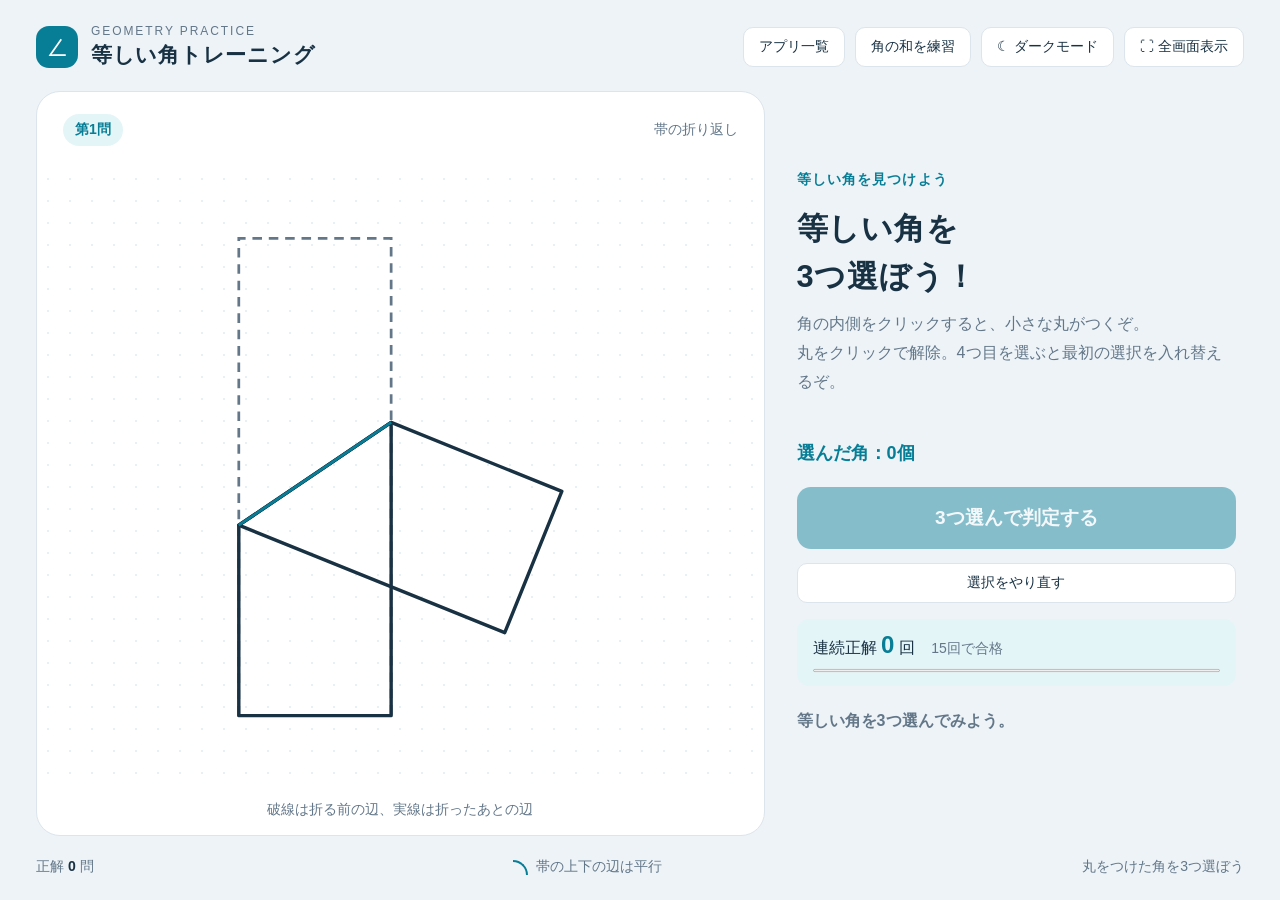
<file: angle-training/equal.html>
<!doctype html>
<html lang="ja"><head><meta charset="utf-8"><meta name="viewport" content="width=device-width,initial-scale=1"><meta name="description" content="星形や交差する図形の、印のついた角の和を4択で練習。"><title>等しい角トレーニング</title><link rel="icon" href="data:image/svg+xml,%3Csvg xmlns='http://www.w3.org/2000/svg' viewBox='0 0 64 64'%3E%3Crect width='64' height='64' rx='16' fill='%230e7490'/%3E%3Cpath d='M32 9 46 53 10 26 54 26 18 53Z' fill='none' stroke='white' stroke-width='3'/%3E%3C/svg%3E"><style>
:root{color-scheme:light;--bg:#edf3f7;--panel:#fff;--text:#183143;--muted:#637789;--line:#dce5ec;--accent:#087e96;--soft:#e4f5f8;--good:#16815c;--bad:#c44c3b;--grid:#e9f0f5}*{box-sizing:border-box}body{margin:0;background:var(--bg);color:var(--text);font-family:"Yu Gothic UI","Meiryo",sans-serif}body.dark{color-scheme:dark;--bg:#101d29;--panel:#182b3b;--text:#edf6ff;--muted:#a9bfce;--line:#324b5f;--accent:#64d4e4;--soft:#203e4d;--good:#73ddac;--bad:#ffb2a3;--grid:#21394b}button{font:inherit;cursor:pointer}button:focus-visible{outline:3px solid var(--accent);outline-offset:4px}.app{height:100dvh;min-height:440px;max-width:1480px;margin:auto;display:grid;grid-template-rows:auto 1fr auto;gap:22px;padding:24px 36px}header{display:flex;align-items:center;justify-content:space-between;gap:20px}.brand{display:flex;align-items:center;gap:13px}.logo{width:42px;height:42px;background:var(--accent);color:var(--panel);border-radius:13px;display:grid;place-items:center;font-size:27px}.eyebrow{font-size:12px;letter-spacing:.16em;color:var(--muted);margin-bottom:3px}h1{font-size:21px;margin:0;letter-spacing:.035em}.tools{display:flex;gap:10px}.tool{border:1px solid var(--line);background:var(--panel);color:var(--text);padding:10px 15px;border-radius:10px;font-size:14px}.tool:hover{border-color:var(--accent)}main{min-height:0;display:grid;grid-template-columns:minmax(0,1.6fr) minmax(300px,1fr);gap:24px}.figure{min-height:0;position:relative;border:1px solid var(--line);border-radius:24px;background:var(--panel);display:flex;flex-direction:column;overflow:hidden}.figure-top{padding:22px 26px;display:flex;justify-content:space-between;align-items:center;font-size:14px;color:var(--muted)}.badge{color:var(--accent);background:var(--soft);padding:7px 12px;border-radius:20px;font-weight:700}.drawing{min-height:0;flex:1;display:grid;place-items:center;background-image:radial-gradient(var(--grid) 1.2px,transparent 1.2px);background-size:22px 22px}.drawing svg{width:100%;height:100%;max-height:600px}.figure-note{padding:16px;text-align:center;color:var(--muted);font-size:14px}.side{display:flex;flex-direction:column;justify-content:center;min-height:0;padding:12px 8px}.overline{font-size:14px;color:var(--accent);font-weight:700;letter-spacing:.08em}.side h2{font-size:clamp(24px,2.4vw,34px);line-height:1.55;margin:16px 0 10px;letter-spacing:.025em}.instruction{color:var(--muted);font-size:16px;margin:0 0 26px;line-height:1.8}.answers{display:grid;grid-template-columns:1fr 1fr;gap:14px}.answer{position:relative;min-height:96px;border:2px solid var(--line);border-radius:16px;color:var(--text);background:var(--panel);font-size:30px;font-weight:700;transition:background .15s,border-color .15s,transform .15s}.answer:hover:not(:disabled){border-color:var(--accent);background:var(--soft);transform:translateY(-2px)}.key{position:absolute;left:12px;top:10px;font-size:12px;font-weight:500;color:var(--muted)}.answer.correct{border-color:var(--good);background:var(--soft);color:var(--good)}.answer.wrong{border-color:var(--bad);color:var(--bad)}.answer:disabled{cursor:default}.feedback{height:70px;display:flex;align-items:center;font-size:16px;font-weight:700;line-height:1.6;color:var(--muted)}.feedback.good{color:var(--good)}.feedback.bad{color:var(--bad)}footer{display:flex;align-items:center;justify-content:space-between;color:var(--muted);font-size:14px}.count{color:var(--text);font-weight:700}.legend{display:flex;align-items:center;gap:8px}.arc-icon{width:15px;height:15px;border:2px solid var(--accent);border-bottom:0;border-left:0;border-radius:0 100% 0 0}@media(max-height:650px){.app{padding:16px 28px;gap:12px}.figure-top{padding:12px 20px}.side h2{margin:8px 0}.instruction{margin-bottom:15px}.answer{min-height:72px}.feedback{height:54px}.figure-note{padding:10px}}@media(max-width:760px){.app{padding:14px;gap:12px;min-height:650px}main{grid-template-columns:1fr;grid-template-rows:minmax(200px,1fr) auto;gap:8px}h1{font-size:16px}.eyebrow{display:none}.tool{font-size:12px;padding:9px}.logo{display:none}.side{padding:0}.side h2{font-size:20px;margin:3px 0}.side h2 br{display:none}.instruction{font-size:14px;margin:0 0 10px}.overline{display:none}.answer{min-height:62px;font-size:25px}.feedback{height:44px;font-size:14px}.figure-top{padding:10px 16px}.figure-note{padding:7px;font-size:12px}footer{font-size:12px}.shortcut{display:none}}@media(prefers-reduced-motion:reduce){*{transition:none!important}}
.vertex{cursor:pointer;outline:none}.vertex .dot{opacity:0;fill:var(--accent);stroke:none;pointer-events:none}.vertex:hover .dot,.vertex:focus-visible .dot,.vertex[aria-pressed="true"] .dot{opacity:1}.vertex .halo{fill:transparent;pointer-events:all}.vertex:focus-visible .halo,.vertex[aria-pressed="true"] .halo{fill:var(--accent);fill-opacity:.2;stroke:var(--accent);stroke-width:1.5}.drawing.points-hidden .vertex .dot{opacity:0}.drawing.points-hidden .vertex .halo{fill:transparent;stroke:none}.helper-line{stroke:#d16a11;stroke-width:3;stroke-dasharray:9 6;pointer-events:none}.dark .helper-line{stroke:#ffb863}.figure-note{display:flex;align-items:center;justify-content:center;gap:12px}.figure-note .tool{flex-shrink:0;padding:7px 10px}.tool:disabled{opacity:.45;cursor:default}.mode-link{text-decoration:none;display:inline-flex;align-items:center}.selection{padding:18px 0;color:var(--accent);font-weight:700;font-size:18px}.judge{padding:18px;background:var(--accent);color:var(--panel);font-size:19px;font-weight:700;border:0;border-radius:14px;margin:4px 0 14px}.judge:disabled{opacity:.45;cursor:default}.angle-choice{cursor:pointer;outline:none}.angle-choice path{fill:transparent;stroke:none;pointer-events:all}.angle-choice .selection-mark{fill:var(--panel);stroke:var(--accent);stroke-width:2.5;pointer-events:all}.angle-choice:focus-visible{outline:2px dotted var(--accent);outline-offset:3px}.fold-edge{fill:none;stroke:var(--text);stroke-width:2.5;stroke-linejoin:round;pointer-events:none}.original-edge{fill:none;stroke:var(--muted);stroke-width:2;stroke-dasharray:7 5;pointer-events:none}.crease{stroke:var(--accent);stroke-width:2;pointer-events:none}.tools{flex-wrap:wrap}@media(max-height:650px){.selection{padding:8px 0}.judge{padding:12px}}.streak-box{margin-top:16px;padding:12px 16px;background:var(--soft);border-radius:12px;font-size:16px}.streak-box strong{color:var(--accent);font-size:24px}.streak-box small{margin-left:12px;color:var(--muted);font-size:14px}.streak-box progress{display:block;width:100%;height:7px;margin-top:8px;accent-color:var(--accent)}.pass-dialog{background:var(--panel);color:var(--text);border:2px solid var(--accent);border-radius:24px;width:min(460px,90vw);text-align:center;padding:40px 28px}.pass-dialog::backdrop{background:rgb(5 18 30 / .75)}.pass-dialog h2{font-size:48px;color:var(--accent);margin:12px 0}.pass-dialog p{font-size:18px;line-height:1.7}.pass-dialog button{margin-top:16px;background:var(--accent);color:var(--panel);border:0;border-radius:12px;padding:14px 22px;font-weight:700;font-size:18px}@media(max-height:700px){.streak-box{margin-top:8px;padding:6px 12px}.feedback{height:56px}.side h2{font-size:26px;line-height:1.3}.instruction{margin-bottom:12px}}@media(max-height:580px) and (min-width:761px){.side h2{font-size:22px}.overline{display:none}.answer{min-height:60px}.instruction{font-size:14px;line-height:1.5}.selection{padding:4px 0}.judge{padding:10px;margin:0 0 8px}.feedback{font-size:14px;height:48px}}</style></head><body><div class="app"><header><div class="brand"><div class="logo" aria-hidden="true">∠</div><div><div class="eyebrow">GEOMETRY PRACTICE</div><h1>等しい角トレーニング</h1></div></div><div class="tools"><a class="tool mode-link" href="../index.html">アプリ一覧</a><a class="tool mode-link" href="index.html">角の和を練習</a><button class="tool" id="theme" aria-pressed="false">☾ ダークモード</button><button class="tool" id="fullscreen">⛶ 全画面表示</button></div></header><main><section class="figure" aria-label="問題の図"><div class="figure-top"><span class="badge" id="question">第1問</span><span>帯の折り返し</span></div><div class="drawing" id="drawing"></div><div class="figure-note">破線は折る前の辺、実線は折ったあとの辺</div></section><section class="side"><div class="overline">等しい角を見つけよう</div><h2>等しい角を<br>3つ選ぼう！</h2><p class="instruction">角の内側をクリックすると、小さな丸がつくぞ。<br>丸をクリックで解除。4つ目を選ぶと最初の選択を入れ替えるぞ。</p><div class="selection" id="selection" aria-live="polite">選んだ角：0個</div><button class="judge" id="judge" disabled>3つ選んで判定する</button><button class="tool" id="reset-selection">選択をやり直す</button><div class="streak-box" aria-live="polite"><span>連続正解 <strong id="streak">0</strong> 回 <small>15回で合格</small></span><progress id="streak-progress" max="15" value="0" aria-label="連続正解、15回で合格"></progress></div><div class="feedback" id="feedback" role="status" aria-live="polite">じっくり考えてみよう。</div></section></main><footer><span>正解 <span class="count" id="count">0</span> 問</span><span class="legend"><i class="arc-icon" aria-hidden="true"></i>帯の上下の辺は平行</span><span class="shortcut">丸をつけた角を3つ選ぼう</span></footer></div><dialog id="pass-dialog" class="pass-dialog" aria-labelledby="pass-title"><p>等しい角トレーニング</p><h2 id="pass-title">合格！</h2><p>15回連続正解！<br>よくがんばったな！</p><button id="restart">もう一度チャレンジ</button></dialog><script>
const drawing=document.getElementById('drawing'),judge=document.getElementById('judge');
let number=0,score=0,locked=false,selected=new Set(),angles=[],diagram='',timer=null,previous=-1;
const variants=[38,42,48,52,56,64,68,72];
function message(t,c){const el=document.getElementById('feedback');el.textContent=t;el.className='feedback '+c}
function geometry(degrees,rotation){
 const t=degrees*Math.PI/180,h=120,A=[185,110],B=[185+h/Math.tan(t),230],right=B[0]+145;
 const TL=[35,110],BL=[35,230],TR=[right,110],BR=[right,230];
 function reflect(p){const dx=p[0]-A[0],dy=p[1]-A[1],dot=dx*Math.cos(t)+dy*Math.sin(t);return [A[0]+2*dot*Math.cos(t)-dx,A[1]+2*dot*Math.sin(t)-dy]}
 const R=reflect(TR),S=reflect(BR),r=rotation*Math.PI/180;
 function rotate(p){return [p[0]*Math.cos(r)-p[1]*Math.sin(r),p[0]*Math.sin(r)+p[1]*Math.cos(r)]}
 const all=[TL,BL,TR,BR,A,B,R,S].map(rotate),minX=Math.min(...all.map(p=>p[0])),maxX=Math.max(...all.map(p=>p[0])),minY=Math.min(...all.map(p=>p[1])),maxY=Math.max(...all.map(p=>p[1]));
 const scale=Math.min(420/(maxX-minX),350/(maxY-minY));
 function map(p){const q=rotate(p);return [250+(q[0]-(minX+maxX)/2)*scale,220+(q[1]-(minY+maxY)/2)*scale]}
 function line(p,cls,close=false){return '<path class="'+cls+'" d="M '+p.map(v=>map(v).join(',')).join(' L ')+(close?' Z':'')+'"/>'}
 const defs=[{v:A,s:0,e:t},{v:A,s:t,e:2*t},{v:B,s:Math.PI,e:Math.PI+t},{v:A,s:2*t,e:Math.PI},{v:B,s:0,e:2*t},{v:B,s:2*t,e:Math.PI}];
 // Shuffle the labels so the correct set cannot be learned by letter alone.
 for(let i=defs.length-1;i>0;i--){const j=Math.floor(Math.random()*(i+1));[defs[i],defs[j]]=[defs[j],defs[i]]}
 angles=defs.map((d,i)=>{const pts=[map(d.v)];for(let k=0;k<=24;k++){const a=d.s+(d.e-d.s)*k/24;pts.push(map([d.v[0]+43*Math.cos(a),d.v[1]+43*Math.sin(a)]))}const mid=(d.s+d.e)/2;return {center:map(d.v),start:d.s+r,end:d.e+r,hitRadius:Math.min(80,Math.hypot(...map(A).map((v,j)=>v-map(B)[j]))*.48),id:i,size:(d.e-d.s)*180/Math.PI,path:'M '+pts.map(p=>p.join(',')).join(' L ')+' Z',label:map([d.v[0]+30*Math.cos(mid),d.v[1]+30*Math.sin(mid)])}});
 return line([TL,TR,BR,BL],'original-edge',true)+line([TL,A,B,BL],'fold-edge',true)+line([A,R,S,B],'fold-edge',true)+line([A,B],'crease');
}
function render(){drawing.innerHTML='<svg viewBox="0 0 500 440" role="group" aria-label="帯を折り返した図。角の内側をクリックして等しい3つを選択">'+diagram+angles.map(a=>'<g class="angle-choice" data-angle="'+a.id+'" tabindex="0" role="button" aria-label="角'+String.fromCharCode(65+a.id)+'" aria-pressed="'+selected.has(a.id)+'"><path d="'+a.path+'"/>'+(selected.has(a.id)?'<circle class="selection-mark" cx="'+a.label[0]+'" cy="'+a.label[1]+'" r="5"/>':'')+'</g>').join('')+'</svg>';document.getElementById('selection').textContent='選んだ角：'+selected.size+'個';judge.disabled=selected.size!==3||locked;document.getElementById('reset-selection').disabled=locked}
function selectAngle(i){if(locked||!Number.isInteger(i)||i<0||i>=angles.length)return;if(selected.has(i))selected.delete(i);else if(selected.size<3)selected.add(i);else{selected.delete(selected.values().next().value);selected.add(i)}message(selected.size===3?'3つ選べたぞ。「判定する」を押してな。':'等しい角を3つ選んでみよう。','');render()}
function next(){locked=false;selected.clear();number++;let index;do{index=Math.floor(Math.random()*variants.length)}while(index===previous);previous=index;diagram=geometry(variants[index],[0,90,180,270][Math.floor(Math.random()*4)]);document.getElementById('question').textContent='第'+number+'問';render();message('等しい角を3つ選んでみよう。','')}
function check(){if(locked||selected.size!==3)return;const values=[...selected].map(i=>angles[i].size);if(Math.max(...values)-Math.min(...values)<.00001){locked=true;score++;document.getElementById('count').textContent=score;render();message('正解！ 折り返しと平行線で、3つの角は等しいぞ！','good');correctResult(1800)}else{wrongResult();message('おしい！ 折り目の両側の角と、平行な辺に注目してみよう。','bad')}}
function hitAngle(x,y){
 const candidates=angles.map(a=>{const dx=x-a.center[0],dy=y-a.center[1],distance=Math.hypot(dx,dy);const turn=Math.PI*2,relative=((Math.atan2(dy,dx)-a.start)%turn+turn)%turn,width=a.end-a.start;const inside=relative<=width;const boundary=Math.min(relative,turn-relative,Math.abs(relative-width));return {a,distance,inside,boundary}}).filter(c=>c.distance<=c.a.hitRadius&&(c.inside||c.boundary<.06));
 candidates.sort((a,b)=>Number(b.inside)-Number(a.inside)||a.distance-b.distance||a.boundary-b.boundary);return candidates.length?candidates[0].a.id:null;
}
drawing.addEventListener('click',e=>{const svg=drawing.querySelector('svg');if(!svg)return;const matrix=svg.getScreenCTM();if(!matrix)return;const point=svg.createSVGPoint();point.x=e.clientX;point.y=e.clientY;const local=point.matrixTransform(matrix.inverse());const mark=e.target.closest('.selection-mark');const i=mark?Number(mark.closest('[data-angle]').dataset.angle):hitAngle(local.x,local.y);if(i!==null)selectAngle(i);else if(!locked)message('折り目の端にある角の、内側をクリックしてな。','')});
drawing.addEventListener('keydown',e=>{const a=e.target.closest('[data-angle]');if(a&&(e.key==='Enter'||e.key===' ')){e.preventDefault();const i=Number(a.dataset.angle);selectAngle(i);drawing.querySelector('[data-angle="'+i+'"]').focus()}});
document.addEventListener('keydown',e=>{if(!e.ctrlKey&&!e.metaKey&&!e.altKey&&!e.repeat&&/^[a-f]$/i.test(e.key)){e.preventDefault();selectAngle(e.key.toUpperCase().charCodeAt(0)-65)}});
judge.onclick=check;document.getElementById('reset-selection').onclick=()=>{if(locked)return;selected.clear();render();message('もう一度、3つ選んでみよう。','')};

let streak=0,audioContext=null;
function updateStreak(){document.getElementById('streak').textContent=streak;document.getElementById('streak-progress').value=streak}
async function playResultSound(correct){try{const Audio=window.AudioContext||window.webkitAudioContext;if(!Audio)return;audioContext??=new Audio();if(audioContext.state==='suspended')await audioContext.resume();const now=audioContext.currentTime;const notes=correct?[[659,0,.13],[880,.14,.23]]:[[196,0,.18],[147,.19,.26]];for(const [frequency,delay,duration] of notes){const oscillator=audioContext.createOscillator(),gain=audioContext.createGain();oscillator.type=correct?'sine':'triangle';oscillator.frequency.value=frequency;gain.gain.setValueAtTime(0,now+delay);gain.gain.linearRampToValueAtTime(.12,now+delay+.015);gain.gain.exponentialRampToValueAtTime(.001,now+delay+duration);oscillator.connect(gain);gain.connect(audioContext.destination);oscillator.start(now+delay);oscillator.stop(now+delay+duration+.02);oscillator.onended=()=>{oscillator.disconnect();gain.disconnect()}}}catch{}}
function correctResult(delay){streak++;updateStreak();playResultSound(true);if(streak>=15){message('15回連続正解！ 合格だぞ！','good');document.getElementById('pass-dialog').showModal();document.getElementById('restart').focus()}else setTimeout(next,delay)}
function wrongResult(){streak=0;updateStreak();playResultSound(false)}
document.getElementById('pass-dialog').addEventListener('cancel',e=>e.preventDefault());
document.getElementById('restart').onclick=()=>{document.getElementById('pass-dialog').close();streak=0;updateStreak();next();document.querySelector('.answer, .angle-choice')?.focus()};

const theme=document.getElementById('theme');function setTheme(dark){document.body.classList.toggle('dark',dark);theme.setAttribute('aria-pressed',String(dark));theme.textContent=dark?'☀ ライトモード':'☾ ダークモード'}let preference;try{preference=localStorage.getItem('angle-theme')}catch{}setTheme(preference?preference==='dark':matchMedia('(prefers-color-scheme: dark)').matches);theme.onclick=()=>{const d=!document.body.classList.contains('dark');setTheme(d);try{localStorage.setItem('angle-theme',d?'dark':'light')}catch{}};
const full=document.getElementById('fullscreen');full.onclick=async()=>{try{if(document.fullscreenElement)await document.exitFullscreen();else if(document.documentElement.requestFullscreen)await document.documentElement.requestFullscreen();else throw Error()}catch{message('全画面にできない場合は、ブラウザーで F11 を押してな。','')}};document.addEventListener('fullscreenchange',()=>{full.textContent=document.fullscreenElement?'⛶ 全画面を終了':'⛶ 全画面表示';full.setAttribute('aria-pressed',String(!!document.fullscreenElement))});next();
</script></body></html>
</file>
<file: centers/style.css>
:root {
  --primary-color: #2563eb;
  --primary-hover: #1d4ed8;
  --primary-light: #eff6ff;
  --secondary-color: #4f46e5;
  --success-color: #10b981;
  --success-light: #ecfdf5;
  --danger-color: #ef4444;
  --danger-light: #fef2f2;
  --warning-color: #f59e0b;
  --text-main: #1e293b;
  --text-muted: #64748b;
  --bg-main: #f1f5f9;
  --card-bg: #ffffff;
  --border-color: #e2e8f0;
  --input-bg: #ffffff;
  --radius-sm: 8px;
  --radius-md: 12px;
  --radius-lg: 16px;
  --shadow-sm: 0 1px 3px rgba(0,0,0,0.06);
  --shadow-md: 0 4px 10px rgba(0,0,0,0.07);
  --font-family: 'Segoe UI', -apple-system, BlinkMacSystemFont, "Hiragino Sans", "Hiragino Kaku Gothic ProN", Meiryo, sans-serif;
}

/* ダークモード設定 */
[data-theme="dark"] {
  --primary-color: #60a5fa;
  --primary-hover: #93c5fd;
  --primary-light: #1e293b;
  --secondary-color: #818cf8;
  --success-color: #34d399;
  --success-light: #064e3b;
  --danger-color: #f87171;
  --danger-light: #7f1d1d;
  --warning-color: #fbbf24;
  --text-main: #f1f5f9;
  --text-muted: #94a3b8;
  --bg-main: #0b0f19;
  --card-bg: #151d2f;
  --border-color: #25334d;
  --input-bg: #1a243a;
  --shadow-sm: 0 1px 3px rgba(0,0,0,0.4);
  --shadow-md: 0 4px 12px rgba(0,0,0,0.5);
}

* {
  box-sizing: border-box;
  margin: 0;
  padding: 0;
}

body {
  font-family: var(--font-family);
  background-color: var(--bg-main);
  color: var(--text-main);
  line-height: 1.5;
  min-height: 100vh;
  display: flex;
  flex-direction: column;
  overflow-x: hidden;
  transition: background-color 0.25s ease, color 0.25s ease;
}

/* ヘッダー */
.app-header {
  background: linear-gradient(135deg, #1e3a8a, #2563eb);
  color: #ffffff;
  padding: 0.5rem 1.2rem;
  box-shadow: var(--shadow-sm);
  flex-shrink: 0;
}

[data-theme="dark"] .app-header {
  background: linear-gradient(135deg, #0f172a, #1e3a8a);
  border-bottom: 1px solid #25334d;
}

.header-container {
  max-width: 1100px;
  margin: 0 auto;
  display: flex;
  align-items: center;
  justify-content: space-between;
}

.header-content {
  text-align: left;
}

.header-content h1 {
  font-size: 1.2rem;
  font-weight: 700;
  display: flex;
  align-items: center;
  gap: 0.4rem;
}

.app-subtitle {
  font-size: 0.78rem;
  opacity: 0.85;
}

/* ヘッダー右側ボタングループ */
.header-actions {
  display: flex;
  align-items: center;
  gap: 0.5rem;
}

/* テーマ切り替えボタン＆サウンド切り替えボタン＆全画面ボタン */
.theme-toggle-btn,
.sound-toggle-btn,
.fullscreen-toggle-btn {
  background: rgba(255, 255, 255, 0.15);
  border: 1px solid rgba(255, 255, 255, 0.25);
  color: #ffffff;
  padding: 0.32rem 0.65rem;
  border-radius: 20px;
  font-size: 0.78rem;
  font-weight: 600;
  cursor: pointer;
  display: flex;
  align-items: center;
  gap: 0.3rem;
  transition: all 0.2s ease;
  backdrop-filter: blur(4px);
}

.theme-toggle-btn:hover,
.sound-toggle-btn:hover,
.fullscreen-toggle-btn:hover {
  background: rgba(255, 255, 255, 0.25);
  transform: translateY(-1px);
}

.fullscreen-icon {
  display: inline-flex;
  align-items: center;
  justify-content: center;
  line-height: 1;
}

.fullscreen-toggle-btn * {
  pointer-events: none;
}

.portal-back-btn {
  background: rgba(255, 255, 255, 0.2);
  border: 1px solid rgba(255, 255, 255, 0.35);
  color: #ffffff;
  padding: 0.32rem 0.75rem;
  border-radius: 20px;
  font-size: 0.78rem;
  font-weight: 600;
  text-decoration: none;
  display: inline-flex;
  align-items: center;
  gap: 0.3rem;
  transition: all 0.2s ease;
  backdrop-filter: blur(4px);
}

.portal-back-btn:hover {
  background: rgba(255, 255, 255, 0.35);
  transform: translateY(-1px);
  color: #ffffff;
}

.sound-toggle-btn.muted {
  opacity: 0.65;
  background: rgba(0, 0, 0, 0.2);
}

.theme-icon,
.sound-icon {
  font-size: 0.9rem;
}

/* ナビゲーションタブ */
.nav-tabs {
  display: flex;
  justify-content: center;
  background: #ffffff;
  border-bottom: 1px solid var(--border-color);
  flex-shrink: 0;
}

.tab-btn {
  background: none;
  border: none;
  padding: 0.5rem 1.4rem;
  font-size: 0.88rem;
  font-weight: 600;
  color: var(--text-muted);
  cursor: pointer;
  transition: all 0.15s ease;
  border-bottom: 3px solid transparent;
}

.tab-btn:hover {
  color: var(--primary-color);
}

.tab-btn.active {
  color: var(--primary-color);
  border-bottom-color: var(--primary-color);
  background: var(--primary-light);
}

/* コンテナ */
.main-container {
  max-width: 1380px;
  width: 100%;
  margin: 0.4rem auto;
  padding: 0 0.8rem 2.5rem 0.8rem;
  flex: 1 0 auto;
  display: flex;
  flex-direction: column;
}

/* 共通カード */
.card {
  background: var(--card-bg);
  border-radius: var(--radius-md);
  padding: 1.2rem;
  box-shadow: var(--shadow-sm);
  border: 1px solid var(--border-color);
}

/* 開始画面 */
.start-card {
  text-align: center;
  padding: 1.5rem 1.2rem;
  max-width: 680px;
  margin: auto;
}

.start-icon {
  font-size: 2.2rem;
  margin-bottom: 0.3rem;
}

.start-title {
  font-size: 1.25rem;
  font-weight: 700;
  color: var(--text-main);
  margin-bottom: 0.4rem;
}

.start-desc {
  color: var(--text-muted);
  font-size: 0.88rem;
  max-width: 520px;
  margin: 0 auto 1.2rem auto;
}

/* オプション設定エリア */
.scope-setting-box {
  background: #f8fafc;
  border: 1px solid var(--border-color);
  border-radius: var(--radius-sm);
  padding: 1rem;
  margin-bottom: 1.2rem;
  text-align: left;
}

.setting-title {
  font-size: 0.92rem;
  font-weight: 700;
  margin-bottom: 0.2rem;
  display: flex;
  align-items: center;
  gap: 0.3rem;
}

.setting-desc {
  font-size: 0.8rem;
  color: var(--text-muted);
  margin-bottom: 0.8rem;
}

.toggle-group {
  display: grid;
  grid-template-columns: 1fr 1fr;
  gap: 0.8rem;
}

.toggle-btn {
  background: #ffffff;
  border: 2px solid var(--border-color);
  border-radius: var(--radius-sm);
  padding: 0.6rem 0.8rem;
  text-align: left;
  cursor: pointer;
  transition: all 0.2s ease;
  display: flex;
  flex-direction: column;
  gap: 0.2rem;
}

.toggle-btn:hover {
  border-color: #94a3b8;
}

.toggle-btn.active {
  border-color: var(--primary-color);
  background: var(--primary-light);
}

.toggle-label {
  font-size: 0.88rem;
  font-weight: 700;
  display: flex;
  justify-content: space-between;
  align-items: center;
}

.toggle-sub {
  font-size: 0.72rem;
  color: var(--text-muted);
}

.status-badge {
  font-size: 0.68rem;
  padding: 2px 5px;
  border-radius: 4px;
  font-weight: 600;
}

.badge-on {
  background: #dbeafe;
  color: #1e40af;
}

.badge-off {
  background: #f1f5f9;
  color: #64748b;
}

/* 出題数選択ボックス */
.count-setting-box {
  background: #f8fafc;
  border: 1px solid var(--border-color);
  border-radius: var(--radius-sm);
  padding: 0.9rem 1rem;
  margin-bottom: 1.2rem;
  text-align: left;
}

.count-btn-group {
  display: grid;
  grid-template-columns: 1fr 1fr 1fr;
  gap: 0.5rem;
}

.btn-quiz-count {
  padding: 0.55rem 0.5rem;
  border: 2px solid var(--border-color);
  background: var(--card-bg);
  color: var(--text-main);
  border-radius: var(--radius-sm);
  font-size: 0.85rem;
  font-weight: 700;
  cursor: pointer;
  transition: all 0.2s ease;
  text-align: center;
}

.btn-quiz-count:hover {
  border-color: var(--primary-color);
  background: var(--primary-light);
}

.btn-quiz-count.active {
  border-color: var(--primary-color);
  background: var(--primary-light);
  color: var(--primary-color);
  box-shadow: 0 0 0 2px rgba(37, 99, 235, 0.2);
}

[data-theme="dark"] .count-setting-box {
  background: #131b2e;
  border-color: #25334d;
}

[data-theme="dark"] .btn-quiz-count {
  background: #1e293b;
  border-color: #334155;
  color: var(--text-main);
}

[data-theme="dark"] .btn-quiz-count:hover {
  background: #25334d;
  border-color: #60a5fa;
}

[data-theme="dark"] .btn-quiz-count.active {
  background: rgba(96, 165, 250, 0.15);
  border-color: #60a5fa;
  color: #93c5fd;
  box-shadow: 0 0 0 2px rgba(96, 165, 250, 0.3);
}

/* ボタン共通 */
.btn-primary {
  background: linear-gradient(135deg, var(--primary-color), var(--secondary-color));
  color: #ffffff;
  border: none;
  padding: 0.65rem 1.6rem;
  font-size: 0.95rem;
  font-weight: 700;
  border-radius: var(--radius-sm);
  cursor: pointer;
  box-shadow: 0 3px 8px rgba(37, 99, 235, 0.25);
  transition: all 0.15s ease;
}

.btn-primary:hover {
  transform: translateY(-1px);
  box-shadow: 0 5px 12px rgba(37, 99, 235, 0.35);
}

/* ==========================================================
   クイズ2カラムレイアウト（左：問題、右：正解・解説）
   ========================================================== */
.quiz-layout {
  display: grid;
  grid-template-columns: 1fr 1.05fr;
  gap: 1.2rem;
  padding: 1.1rem;
  height: calc(100vh - 130px);
  min-height: 480px;
  max-height: 720px;
  align-items: stretch;
}

/* 左カラム: 問題と選択肢 */
.quiz-left-col {
  display: flex;
  flex-direction: column;
  height: 100%;
  border-right: 1px solid var(--border-color);
  padding-right: 1.2rem;
}

.quiz-header {
  display: flex;
  justify-content: space-between;
  align-items: center;
  margin-bottom: 0.35rem;
}

.quiz-step-box {
  display: flex;
  align-items: center;
  gap: 0.5rem;
}

.quiz-step {
  font-weight: 700;
  font-size: 0.92rem;
  color: var(--primary-color);
}

/* 連続正解バッジ */
.streak-badge {
  display: inline-flex;
  align-items: center;
  gap: 0.25rem;
  font-size: 0.78rem;
  font-weight: 700;
  padding: 0.18rem 0.55rem;
  border-radius: 999px;
  background: #f1f5f9;
  color: #64748b;
  border: 1px solid #e2e8f0;
  transition: all 0.2s ease;
}

.streak-badge.has-streak {
  background: #fff7ed;
  color: #ea580c;
  border-color: #fed7aa;
  box-shadow: 0 1px 4px rgba(234, 88, 12, 0.15);
}

.streak-fire {
  font-size: 0.95rem;
  display: inline-block;
}

.streak-badge.has-streak .streak-fire {
  animation: flameWiggle 0.9s infinite alternate ease-in-out;
}

@keyframes flameWiggle {
  0% { transform: scale(1) rotate(-4deg); }
  100% { transform: scale(1.2) rotate(4deg); }
}

.streak-pop {
  animation: streakPopAnim 0.35s cubic-bezier(0.175, 0.885, 0.32, 1.275);
}

@keyframes streakPopAnim {
  0% { transform: scale(0.9); }
  50% { transform: scale(1.18); }
  100% { transform: scale(1); }
}

.badge {
  font-size: 0.7rem;
  font-weight: 700;
  padding: 2px 7px;
  border-radius: 999px;
}

.badge-junior {
  background: #e0f2fe;
  color: #0369a1;
}

.badge-high {
  background: #fef3c7;
  color: #b45309;
}

.progress-container {
  height: 5px;
  background: #e2e8f0;
  border-radius: 3px;
  overflow: hidden;
  margin-bottom: 0.6rem;
}

.progress-bar {
  height: 100%;
  background: var(--primary-color);
  width: 0%;
  transition: width 0.25s ease;
}

.quiz-category {
  font-size: 0.78rem;
  font-weight: 700;
  color: var(--text-muted);
  text-transform: uppercase;
}

.quiz-title {
  font-size: 1.05rem;
  font-weight: 700;
  margin-bottom: 0.35rem;
  color: var(--text-main);
}

.quiz-question-text {
  font-size: 0.92rem;
  margin-bottom: 0.7rem;
  background: #f8fafc;
  padding: 0.65rem 0.8rem;
  border-radius: var(--radius-sm);
  border-left: 4px solid var(--primary-color);
  line-height: 1.45;
}

/* 4択オプション（コンパクト） */
.options-grid {
  display: flex;
  flex-direction: column;
  gap: 0.5rem;
  flex: 1;
  justify-content: center;
}

.option-btn {
  display: flex;
  align-items: center;
  background: #ffffff;
  border: 1.5px solid var(--border-color);
  border-radius: var(--radius-sm);
  padding: 0.55rem 0.75rem;
  font-size: 0.88rem;
  text-align: left;
  cursor: pointer;
  transition: all 0.15s ease;
  color: var(--text-main);
  line-height: 1.35;
}

.option-btn:hover {
  background: var(--primary-light);
  border-color: #93c5fd;
  transform: translateX(2px);
}

.opt-label {
  font-weight: 700;
  background: #f1f5f9;
  width: 24px;
  height: 24px;
  display: inline-flex;
  align-items: center;
  justify-content: center;
  border-radius: 50%;
  margin-right: 0.6rem;
  flex-shrink: 0;
  font-size: 0.78rem;
  color: var(--text-muted);
}

.option-btn.correct {
  background: var(--success-light) !important;
  border-color: var(--success-color) !important;
  color: #065f46;
  font-weight: 600;
}
.option-btn.correct .opt-label {
  background: var(--success-color);
  color: #ffffff;
}

.option-btn.wrong {
  background: var(--danger-light) !important;
  border-color: var(--danger-color) !important;
  color: #991b1b;
}
.option-btn.wrong .opt-label {
  background: var(--danger-color);
  color: #ffffff;
}

/* 右カラム: 正解・解説・SVG図解 */
.quiz-right-col {
  display: flex;
  flex-direction: column;
  height: 100%;
  min-height: 0;
  position: relative;
  background: #fbfcfe;
  border-radius: var(--radius-sm);
  padding: 0.75rem;
  border: 1px solid #edf2f7;
  overflow: hidden; /* 外側のはみ出しを防止し、ボタンを常時固定表示 */
}

/* 未解答時プレースホルダー */
.feedback-placeholder {
  display: flex;
  flex-direction: column;
  align-items: center;
  justify-content: center;
  height: 100%;
  text-align: center;
  color: var(--text-muted);
}

.placeholder-icon {
  font-size: 2.5rem;
  margin-bottom: 0.5rem;
  animation: pulse 1.8s infinite;
}

@keyframes pulse {
  0% { transform: scale(1); opacity: 0.8; }
  50% { transform: scale(1.1); opacity: 1; }
  100% { transform: scale(1); opacity: 0.8; }
}

.feedback-placeholder h3 {
  font-size: 1.05rem;
  color: var(--text-main);
  margin-bottom: 0.3rem;
}

.feedback-placeholder p {
  font-size: 0.85rem;
  line-height: 1.5;
}

/* 正解・解説カード */
.feedback-card {
  display: flex;
  flex-direction: column;
  height: 100%;
  min-height: 0;
  animation: fadeIn 0.2s ease;
}

@keyframes fadeIn {
  from { opacity: 0; transform: translateY(4px); }
  to { opacity: 1; transform: translateY(0); }
}

/* 上部固定バー：判定結果 & 次の問題へボタン（スクロール一切不要！） */
.feedback-header-bar {
  display: flex;
  align-items: center;
  justify-content: space-between;
  gap: 0.6rem;
  margin-bottom: 0.35rem;
  flex-shrink: 0;
}

.feedback-status {
  display: flex;
  align-items: center;
  gap: 0.4rem;
  padding: 0.35rem 0.6rem;
  border-radius: var(--radius-sm);
  flex: 1;
}

/* 最上部「次の問題へ」ボタン（常時目立つ＆スクロール不要） */
.btn-next-top {
  padding: 0.45rem 1.1rem;
  font-size: 0.92rem;
  font-weight: 800;
  white-space: nowrap;
  flex-shrink: 0;
  box-shadow: 0 3px 10px rgba(37, 99, 235, 0.35);
  animation: pulseBtn 2s infinite ease-in-out;
}

@keyframes pulseBtn {
  0%, 100% { transform: scale(1); }
  50% { transform: scale(1.03); box-shadow: 0 4px 14px rgba(37, 99, 235, 0.45); }
}

/* スクロール領域（解説や図解が長い場合でもここだけがスクロールし、ボタンは常に最上部に固定） */
.feedback-content-area {
  flex: 1;
  min-height: 0;
  overflow-y: auto;
  display: flex;
  flex-direction: column;
  gap: 0.35rem;
  padding-right: 2px;
}

.feedback-bottom-action {
  display: none;
}

.feedback-correct .feedback-status {
  background: var(--success-light);
  border: 1px solid #a7f3d0;
}

.feedback-wrong .feedback-status {
  background: var(--danger-light);
  border: 1px solid #fecaca;
}

.feedback-icon {
  font-size: 1.1rem;
  font-weight: 700;
}

.feedback-title {
  font-size: 0.92rem;
  font-weight: 700;
}

/* 選択後に表示する正解明示バナー */
.feedback-correct-answer {
  display: flex;
  align-items: center;
  gap: 0.5rem;
  background: #ecfdf5;
  border: 1.5px solid #10b981;
  border-radius: var(--radius-sm);
  padding: 0.35rem 0.6rem;
  margin-bottom: 0.4rem;
  flex-shrink: 0;
}

.feedback-correct-answer .correct-badge {
  background: #059669;
  color: #ffffff;
  font-size: 0.72rem;
  font-weight: 700;
  padding: 0.15rem 0.45rem;
  border-radius: 4px;
  letter-spacing: 0.05em;
  flex-shrink: 0;
}

.feedback-correct-answer .correct-text {
  font-size: 0.9rem;
  font-weight: 700;
  color: #065f46;
  line-height: 1.35;
}

[data-theme="dark"] .feedback-correct-answer {
  background: rgba(16, 185, 129, 0.15);
  border-color: #059669;
}

[data-theme="dark"] .feedback-correct-answer .correct-text {
  color: #a7f3d0;
}

.feedback-explanation {
  font-size: 0.84rem;
  color: var(--text-main);
  line-height: 1.4;
  margin-bottom: 0.4rem;
  flex-shrink: 0;
}

.feedback-tip {
  font-size: 0.8rem;
  background: #fffbeb;
  border-left: 3px solid var(--warning-color);
  padding: 0.35rem 0.5rem;
  border-radius: 4px;
  color: #92400e;
  line-height: 1.35;
  margin-bottom: 0.4rem;
  flex-shrink: 0;
}

/* SVG図解表示エリア（高さを抑えてフィット） */
.quiz-svg-container {
  background: #ffffff;
  border: 1px solid var(--border-color);
  border-radius: var(--radius-sm);
  padding: 0.2rem;
  display: flex;
  justify-content: center;
  align-items: center;
  flex-shrink: 0;
  min-height: 80px;
  max-height: 120px;
  overflow: hidden;
}

.geometry-svg {
  height: 100%;
  max-height: 115px;
  width: auto;
}

.feedback-action {
  display: flex;
  align-items: center;
  justify-content: space-between;
  margin-top: 0.45rem;
  flex-shrink: 0;
  gap: 0.5rem;
}

.auto-next-indicator {
  font-size: 0.76rem;
  color: #059669;
  font-weight: 700;
  display: inline-flex;
  align-items: center;
  gap: 0.2rem;
  animation: pulseFade 1.1s infinite ease-in-out;
}

@keyframes pulseFade {
  0%, 100% { opacity: 0.6; transform: scale(0.98); }
  50% { opacity: 1; transform: scale(1.02); }
}

/* SVG要素装飾 */
.svg-triangle {
  fill: #f8fafc;
  stroke: #334155;
  stroke-width: 2.5;
  stroke-linejoin: round;
}
.svg-vertex { fill: #334155; }
.svg-vertex-label {
  font-size: 13px;
  font-weight: 700;
  fill: #1e293b;
  font-family: inherit;
}
.svg-line-guide {
  stroke: #94a3b8;
  stroke-width: 1.5;
  stroke-dasharray: 4,4;
}
.svg-circle { fill: none; stroke-width: 2; }
.incenter-circle { stroke: #3b82f6; stroke-dasharray: 3,3; }
.circumcenter-circle { stroke: #10b981; stroke-dasharray: 3,3; }
.excenter-circle { stroke: #a855f7; stroke-dasharray: 3,3; }
.svg-center-point { filter: drop-shadow(0 2px 3px rgba(0,0,0,0.25)); }
.svg-center-label { font-size: 12px; font-weight: 700; font-family: inherit; }
.svg-sub-point { fill: #64748b; }
.svg-sub-text { font-size: 10px; fill: #64748b; text-anchor: middle; }
.svg-ratio-text { font-size: 11px; font-weight: 700; fill: #ef4444; }

/* 結果画面 */
.result-card {
  text-align: center;
  padding: 1.5rem 1.2rem;
  max-width: 680px;
  margin: auto;
  max-height: calc(100vh - 120px);
  overflow-y: auto;
}

.score-circle {
  width: 105px;
  height: 105px;
  border-radius: 50%;
  background: linear-gradient(135deg, var(--primary-light), #dbeafe);
  border: 3.5px solid var(--primary-color);
  margin: 0.6rem auto 1rem auto;
  display: flex;
  flex-direction: column;
  align-items: center;
  justify-content: center;
}

.score-number {
  font-size: 1.8rem;
  font-weight: 800;
  color: var(--primary-color);
  line-height: 1;
}

.score-total {
  font-size: 0.75rem;
  color: var(--text-muted);
}

.result-stats-row {
  display: flex;
  align-items: center;
  justify-content: center;
  gap: 0.8rem;
  margin-bottom: 0.5rem;
  flex-wrap: wrap;
}

.result-percentage {
  font-size: 1rem;
  font-weight: 700;
}

.result-streak-box {
  background: #fff7ed;
  border: 1px solid #fed7aa;
  color: #c2410c;
  padding: 0.25rem 0.75rem;
  border-radius: 999px;
  font-size: 0.88rem;
  font-weight: 700;
  display: inline-flex;
  align-items: center;
  gap: 0.3rem;
}

.result-message {
  font-size: 0.88rem;
  color: var(--text-muted);
  max-width: 480px;
  margin: 0 auto 1.2rem auto;
  background: #f8fafc;
  padding: 0.6rem;
  border-radius: var(--radius-sm);
}

.review-section {
  text-align: left;
  margin-top: 1.2rem;
  border-top: 1px solid var(--border-color);
  padding-top: 1rem;
}

.review-section h3 {
  font-size: 0.95rem;
  margin-bottom: 0.6rem;
}

.review-item {
  background: #f8fafc;
  border-radius: var(--radius-sm);
  padding: 0.6rem 0.8rem;
  margin-bottom: 0.6rem;
  border-left: 4px solid var(--border-color);
  font-size: 0.85rem;
}
.review-correct { border-left-color: var(--success-color); }
.review-wrong { border-left-color: var(--danger-color); }

.review-header {
  display: flex;
  justify-content: space-between;
  margin-bottom: 0.25rem;
  font-weight: 700;
}
.review-qtext { margin-bottom: 0.25rem; }
.review-ans { color: var(--text-muted); font-size: 0.8rem; }
.review-correct-ans { color: #059669; font-weight: 600; font-size: 0.8rem; }
.review-tip { font-size: 0.78rem; color: #475569; margin-top: 0.25rem; }

/* 図鑑画面 */
#view-encyclopedia {
  height: calc(100vh - 125px);
  overflow-y: auto;
  padding-right: 0.3rem;
}

.encyclo-container {
  display: flex;
  flex-direction: column;
  gap: 1rem;
}

.encyclo-card {
  background: var(--card-bg);
  border: 1px solid var(--border-color);
  border-radius: var(--radius-md);
  padding: 1rem;
  box-shadow: var(--shadow-sm);
}

.encyclo-card-header {
  display: flex;
  justify-content: space-between;
  align-items: flex-start;
  margin-bottom: 0.6rem;
  border-bottom: 1px solid var(--border-color);
  padding-bottom: 0.4rem;
}

.encyclo-title {
  font-size: 1.05rem;
  font-weight: 700;
}

.encyclo-symbol {
  font-size: 0.8rem;
  color: var(--text-muted);
  margin-left: 0.4rem;
}

.encyclo-body {
  display: grid;
  grid-template-columns: 220px 1fr;
  gap: 1rem;
  align-items: center;
}

.encyclo-svg {
  background: #ffffff;
  border: 1px solid var(--border-color);
  border-radius: var(--radius-sm);
  padding: 0.3rem;
}

.encyclo-desc h4 {
  font-size: 0.82rem;
  color: var(--text-muted);
  margin-top: 0.4rem;
  margin-bottom: 0.15rem;
}
.encyclo-desc h4:first-child { margin-top: 0; }
.encyclo-def { font-weight: 600; font-size: 0.88rem; }
.encyclo-props {
  list-style: disc;
  padding-left: 1.1rem;
  font-size: 0.82rem;
  color: #334155;
}

/* フッター（コンテンツの最下部に正しく配置） */
.app-footer {
  text-align: center;
  padding: 0.8rem 1rem;
  color: var(--text-muted);
  font-size: 0.75rem;
  border-top: 1px solid var(--border-color);
  background: #ffffff;
  margin-top: auto;
  flex-shrink: 0;
  position: relative;
  z-index: 10;
  width: 100%;
}

/* ==========================================================
   5心シミュレーター スタイル
   ========================================================== */
/* ==========================================================
   5心シミュレーター スタイル
   ========================================================== */
.sim-layout {
  display: grid;
  grid-template-columns: 240px 1fr;
  gap: 0.7rem;
  padding: 0.5rem 0.7rem;
  flex: 1;
  height: 100%;
  min-height: 0;
  max-height: 100%;
  align-items: stretch;
  box-sizing: border-box;
}

/* 左側コントロールパネル（スクロール完全不要・超省スペース設計） */
.sim-panel {
  display: flex;
  flex-direction: column;
  gap: 0.3rem;
  border-right: 1px solid var(--border-color);
  padding-right: 0.6rem;
  overflow-y: auto; /* 万が一の超低解像度でも隠れないフェイルセーフ */
  scrollbar-width: thin;
  height: 100%;
}

.sim-panel-header h3 {
  font-size: 0.88rem;
  font-weight: 700;
  color: var(--text-main);
  margin-bottom: 0.02rem;
}

.sim-guide {
  font-size: 0.66rem;
  color: var(--text-muted);
  line-height: 1.2;
}

.sim-control-group {
  display: flex;
  flex-direction: column;
  gap: 0.15rem;
}

.sim-label {
  font-size: 0.68rem;
  font-weight: 700;
  color: var(--text-muted);
  text-transform: uppercase;
  letter-spacing: 0.3px;
}

/* プリセットボタン（1行4列の省スペース配置） */
.preset-btn-grid {
  display: grid;
  grid-template-columns: repeat(4, 1fr);
  gap: 0.22rem;
}

.btn-preset {
  background: #ffffff;
  border: 1px solid var(--border-color);
  border-radius: 4px;
  padding: 0.22rem 0.15rem;
  font-size: 0.72rem;
  font-weight: 600;
  color: var(--text-main);
  cursor: pointer;
  transition: all 0.15s ease;
  text-align: center;
  white-space: nowrap;
}

.btn-preset:hover {
  background: var(--primary-light);
  border-color: var(--primary-color);
  color: var(--primary-color);
}

/* チェックボックスリスト（コンパクト） */
.sim-check-list {
  display: flex;
  flex-direction: column;
  gap: 0.08rem;
  background: #f8fafc;
  padding: 0.22rem 0.35rem;
  border-radius: var(--radius-sm);
  border: 1px solid var(--border-color);
}

.sim-check-item {
  display: flex;
  align-items: center;
  gap: 0.35rem;
  cursor: pointer;
  font-size: 0.73rem;
  user-select: none;
  padding: 0.06rem 0.15rem;
  border-radius: 3px;
  transition: background 0.1s ease;
}

.sim-check-item:hover {
  background: rgba(0, 0, 0, 0.04);
}

.sim-check-item input[type="checkbox"] {
  accent-color: var(--primary-color);
  width: 13px;
  height: 13px;
  cursor: pointer;
  flex-shrink: 0;
}

.sim-check-text {
  display: flex;
  justify-content: space-between;
  width: 100%;
}

.sim-check-text small {
  color: var(--text-muted);
  font-size: 0.65rem;
}

.sim-check-centroid strong { color: #ea580c; }
.sim-check-incenter strong { color: #2563eb; }
.sim-check-formula strong { color: #0284c7; }
.sim-check-circumcenter strong { color: #059669; }
.sim-check-orthocenter strong { color: #9333ea; }
.sim-check-excenter strong { color: #ca8a04; }
.sim-check-euler strong { color: #dc2626; }

.sim-check-sub {
  margin-left: 0.6rem;
  padding-left: 0.25rem;
  border-left: 2px solid #bfdbfe;
  background: rgba(239, 246, 255, 0.6);
  border-radius: 0 3px 3px 0;
}

.sim-check-sub.is-disabled {
  opacity: 0.4;
  pointer-events: none;
}

/* リアルタイム情報カード（コンパクト） */
.sim-info-card {
  background: #f8fafc;
  border: 1px solid var(--border-color);
  border-radius: var(--radius-sm);
  padding: 0.28rem 0.42rem;
  display: flex;
  flex-direction: column;
  gap: 0.18rem;
  margin-top: auto;
}

.sim-info-row {
  display: flex;
  align-items: center;
  justify-content: space-between;
}

.sim-info-label {
  font-size: 0.7rem;
  font-weight: 700;
  color: var(--text-muted);
}

.sim-type-badge {
  font-size: 0.68rem;
  font-weight: 700;
  padding: 1px 5px;
  border-radius: 999px;
}

.badge-acute { background: #e0f2fe; color: #0369a1; }
.badge-right { background: #dcfce7; color: #15803d; border: 1px solid #86efac; }
.badge-obtuse { background: #fee2e2; color: #b91c1c; }
.badge-equilateral { background: #fef3c7; color: #b45309; }

.sim-angles-row {
  display: flex;
  justify-content: space-between;
  font-size: 0.68rem;
  background: #ffffff;
  padding: 0.15rem 0.35rem;
  border-radius: 4px;
  border: 1px solid #e2e8f0;
}

.sim-commentary {
  font-size: 0.67rem;
  color: #334155;
  line-height: 1.25;
  background: #ffffff;
  padding: 0.25rem 0.4rem;
  border-radius: 4px;
  border-left: 3px solid var(--primary-color);
}

/* 右側メインエリア（キャンバス ＋ 下部式バー） */
.sim-right-area {
  display: flex;
  flex-direction: column;
  gap: 0.45rem;
  height: 100%;
  min-height: 0;
  overflow: hidden;
}

/* 右側キャンバス */
.sim-canvas-wrapper {
  background: #ffffff;
  border: 1px solid var(--border-color);
  border-radius: var(--radius-sm);
  overflow: hidden;
  display: flex;
  align-items: center;
  justify-content: center;
  flex: 1;
  min-height: 0;
  position: relative;
}

/* 図の下に大きく表示する内接円半径の公式バー */
.sim-formula-bar {
  background: linear-gradient(135deg, #f0f9ff 0%, #e0f2fe 100%);
  border: 2px solid #38bdf8;
  border-radius: var(--radius-sm);
  padding: 0.5rem 1rem;
  display: flex;
  align-items: center;
  justify-content: space-between;
  gap: 0.8rem;
  box-shadow: 0 4px 14px rgba(2, 132, 199, 0.18);
  flex-shrink: 0;
  animation: slideUp 0.2s ease-out;
  position: relative;
  z-index: 5;
}

@keyframes slideUp {
  from { opacity: 0; transform: translateY(6px); }
  to { opacity: 1; transform: translateY(0); }
}

/* S= の式を大きく表示する新スタイル */
.sf-primary-formula {
  display: flex;
  flex-direction: column;
  gap: 0.2rem;
  flex: 1;
}

.sf-formula-header {
  display: flex;
  align-items: center;
  gap: 0.6rem;
  flex-wrap: wrap;
}

.sf-tag-pill {
  font-size: 0.76rem;
  font-weight: 800;
  color: #0284c7;
  background: rgba(2, 132, 199, 0.1);
  padding: 0.15rem 0.55rem;
  border-radius: 4px;
  border: 1px solid rgba(2, 132, 199, 0.3);
}

.sf-sub-note {
  font-size: 0.72rem;
  color: #64748b;
  font-weight: 600;
}

.sf-giant-equation {
  display: flex;
  align-items: center;
  gap: 0.35rem;
  font-family: 'Times New Roman', Times, Georgia, serif;
  font-weight: 800;
  line-height: 1;
  padding: 0.1rem 0;
}

.sf-sym-s {
  font-size: 2.3rem;
  font-style: italic;
  color: #0f172a;
  letter-spacing: -0.02em;
}

.sf-sym-eq {
  font-size: 1.8rem;
  color: #0284c7;
  font-family: sans-serif;
  margin: 0 0.15rem;
}

.sf-fraction-half {
  display: inline-flex;
  flex-direction: column;
  align-items: center;
  justify-content: center;
  vertical-align: middle;
  font-size: 1.15rem;
  line-height: 1;
  color: #0f172a;
  margin: 0 0.15rem;
  font-family: serif;
  font-weight: 800;
}

.sf-fraction-half .num {
  border-bottom: 2px solid currentColor;
  padding: 0 0.25rem 1px;
}

.sf-fraction-half .den {
  padding: 1px 0.25rem 0;
}

.sf-sym-r {
  font-size: 2.4rem;
  font-style: italic;
  color: #0284c7;
  margin: 0 0.15rem;
  text-shadow: 0 0 10px rgba(2, 132, 199, 0.25);
}

.sf-sym-paren {
  font-size: 2.3rem;
  color: #475569;
  font-weight: 300;
}

.sf-term-a {
  font-size: 1.75rem;
  font-style: italic;
  color: #c2410c;
  background: rgba(249, 115, 22, 0.15);
  border: 1px solid rgba(249, 115, 22, 0.35);
  padding: 0.05rem 0.35rem;
  border-radius: 4px;
}

.sf-term-b {
  font-size: 1.75rem;
  font-style: italic;
  color: #1d4ed8;
  background: rgba(37, 99, 235, 0.15);
  border: 1px solid rgba(37, 99, 235, 0.35);
  padding: 0.05rem 0.35rem;
  border-radius: 4px;
}

.sf-term-c {
  font-size: 1.75rem;
  font-style: italic;
  color: #047857;
  background: rgba(16, 185, 129, 0.15);
  border: 1px solid rgba(16, 185, 129, 0.35);
  padding: 0.05rem 0.35rem;
  border-radius: 4px;
}

.sf-sym-op {
  font-size: 1.3rem;
  color: #64748b;
  margin: 0 0.15rem;
}

/* 3. 右側：リアルタイム計算値 */
.sf-section.sf-calc {
  display: flex;
  flex-direction: column;
  gap: 0.1rem;
  font-size: 0.76rem;
  background: rgba(255, 255, 255, 0.85);
  padding: 0.3rem 0.6rem;
  border-radius: 4px;
  border: 1px solid #bae6fd;
}

.sf-calc-row {
  color: #475569;
  white-space: nowrap;
}

.sf-calc-row b {
  color: #0f172a;
  font-size: 0.84rem;
}

.sf-calc-r {
  color: #0369a1;
  font-weight: 700;
}

.sf-calc-r b {
  color: #0284c7;
  font-size: 1rem;
}

.sim-svg {
  width: 100%;
  height: 100%;
  aspect-ratio: 850 / 500;
  max-width: 100%;
  max-height: 100%;
  user-select: none;
  touch-action: none; /* スマホやタッチスクリーンでのピンチズーム防止 */
}

/* SVG要素スタイル（ハンドル以外はポインターイベントを無効化してドラッグを妨げない） */
.sim-triangle {
  fill: rgba(241, 245, 249, 0.5);
  stroke: #1e293b;
  stroke-width: 2.5;
  stroke-linejoin: round;
  pointer-events: none;
}

/* 補助線 */
.sim-guide-centroid { stroke: #ea580c; stroke-width: 1.5; stroke-dasharray: 4,4; opacity: 0.85; pointer-events: none; }
.sim-guide-incenter { stroke: #2563eb; stroke-width: 1.5; stroke-dasharray: 4,4; opacity: 0.85; pointer-events: none; }
.sim-guide-circumcenter { stroke: #059669; stroke-width: 1.5; stroke-dasharray: 4,4; opacity: 0.85; pointer-events: none; }

/* 垂心（対辺へ下ろした垂線） */
.sim-guide-orthocenter {
  stroke: #9333ea;
  stroke-width: 2;
  stroke-dasharray: 5,3;
  opacity: 0.95;
  pointer-events: none;
}

.sim-ortho-foot {
  fill: #9333ea;
  pointer-events: none;
}

.sim-right-angle-ortho {
  fill: none;
  stroke: #9333ea;
  stroke-width: 1.5;
  pointer-events: none;
}

.sim-side-extension {
  stroke: #94a3b8;
  stroke-width: 1.5;
  stroke-dasharray: 3,3;
  opacity: 0.75;
  pointer-events: none;
}

/* 円 */
.sim-circle-incenter { fill: none; stroke: #2563eb; stroke-width: 2; opacity: 0.9; pointer-events: none; }
.sim-circle-circumcenter { fill: none; stroke: #059669; stroke-width: 2; opacity: 0.85; pointer-events: none; }
.sim-circle-excenter { fill: none; stroke: #ca8a04; stroke-width: 2; stroke-dasharray: 4,3; opacity: 0.85; pointer-events: none; }

/* 内接円の半径を表す線・接点・直角マーク・ラベル */
.sim-radius-incenter {
  stroke: #2563eb;
  stroke-width: 1.5;
  stroke-dasharray: 3,3;
  opacity: 0.9;
  pointer-events: none;
}

.sim-radius-main {
  stroke: #2563eb;
  stroke-width: 2;
  stroke-dasharray: none;
  opacity: 1;
}

.sim-radius-foot {
  fill: #2563eb;
  pointer-events: none;
}

.sim-right-angle {
  fill: none;
  stroke: #2563eb;
  stroke-width: 1.5;
  pointer-events: none;
}

.sim-radius-label {
  font-size: 11px;
  font-weight: 700;
  fill: #2563eb;
  pointer-events: none;
  user-select: none;
  filter: drop-shadow(0 1px 2px #fff) drop-shadow(0 -1px 2px #fff);
}

[data-theme="dark"] .sim-radius-incenter,
[data-theme="dark"] .sim-radius-main {
  stroke: #60a5fa;
}

[data-theme="dark"] .sim-radius-foot {
  fill: #60a5fa;
}

[data-theme="dark"] .sim-right-angle {
  stroke: #60a5fa;
}

[data-theme="dark"] .sim-radius-label {
  fill: #93c5fd;
  filter: drop-shadow(0 1px 3px #000) drop-shadow(0 -1px 3px #000);
}

/* 内心単独表示：3分割三角形デモ */
.sim-tri-ibc {
  fill: rgba(249, 115, 22, 0.22);
  stroke: #f97316;
  stroke-width: 1.5;
  stroke-dasharray: 3,3;
  pointer-events: none;
}

.sim-tri-ica {
  fill: rgba(37, 99, 235, 0.22);
  stroke: #2563eb;
  stroke-width: 1.5;
  stroke-dasharray: 3,3;
  pointer-events: none;
}

.sim-tri-iab {
  fill: rgba(16, 185, 129, 0.22);
  stroke: #10b981;
  stroke-width: 1.5;
  stroke-dasharray: 3,3;
  pointer-events: none;
}

.sim-split-line {
  stroke-width: 2.2 !important;
  stroke-dasharray: none !important;
  opacity: 1 !important;
}

.sim-side-label {
  font-size: 12px;
  font-weight: 800;
  text-anchor: middle;
  pointer-events: none;
  user-select: none;
  filter: drop-shadow(0 1px 2px #fff) drop-shadow(0 -1px 2px #fff);
}

.sim-label-a { fill: #c2410c; }
.sim-label-b { fill: #1d4ed8; }
.sim-label-c { fill: #047857; }

/* 内心解説カード内の公式スタイル */
.incenter-formula-box {
  display: flex;
  flex-direction: column;
  gap: 0.35rem;
  font-size: 0.85rem;
}

.incenter-formula-box .f-head {
  font-size: 0.95rem;
  color: #1d4ed8;
  font-weight: 700;
}

.incenter-formula-box .f-split {
  font-size: 0.82rem;
  color: var(--text-main);
}

.incenter-formula-box .f-formula {
  background: #eff6ff;
  border: 1px solid #bfdbfe;
  border-radius: 4px;
  padding: 0.3rem 0.5rem;
  text-align: center;
  font-size: 0.98rem;
  color: #1e3a8a;
  letter-spacing: 0.02em;
}

.incenter-formula-box .f-result {
  background: #ecfdf5;
  border: 1px solid #a7f3d0;
  border-radius: 4px;
  padding: 0.3rem 0.5rem;
  text-align: center;
  font-size: 0.98rem;
  color: #065f46;
  letter-spacing: 0.02em;
}

.incenter-formula-box .f-values {
  display: flex;
  justify-content: space-between;
  gap: 0.4rem;
  font-size: 0.78rem;
  background: #f8fafc;
  border: 1px solid var(--border-color);
  border-radius: 4px;
  padding: 0.25rem 0.45rem;
  flex-wrap: wrap;
}

.incenter-formula-box .c-orange { color: #ea580c; font-weight: 700; }
.incenter-formula-box .c-blue { color: #2563eb; font-weight: 700; }
.incenter-formula-box .c-green { color: #059669; font-weight: 700; }
.incenter-formula-box .f-r-val { color: #1d4ed8; font-weight: 700; }

/* オイラー線 */
.sim-euler-line {
  stroke: #dc2626;
  stroke-width: 2.5;
  stroke-dasharray: 6,4;
  opacity: 0.95;
  filter: drop-shadow(0 1px 3px rgba(220, 38, 38, 0.4));
  pointer-events: none;
}

/* 心の点とテキスト */
.sim-center-dot {
  filter: drop-shadow(0 2px 4px rgba(0,0,0,0.3));
  pointer-events: none;
}

.sim-center-text {
  font-size: 11px;
  font-weight: 700;
  font-family: inherit;
  filter: drop-shadow(0 1px 2px #fff) drop-shadow(0 -1px 2px #fff);
  pointer-events: none;
  user-select: none;
}

/* 頂点ハンドル */
.sim-handle-group {
  cursor: grab;
  user-select: none;
}

.sim-handle-group:active {
  cursor: grabbing;
}

.sim-handle-hit,
.sim-handle-hitarea {
  fill: transparent;
  cursor: grab;
  pointer-events: all;
}

.sim-handle-circle {
  fill: #3b82f6;
  stroke: #ffffff;
  stroke-width: 2.5;
  filter: drop-shadow(0 2px 4px rgba(0,0,0,0.25));
  transition: fill 0.15s ease, stroke-width 0.15s ease;
  pointer-events: none;
}

.sim-handle-group:hover .sim-handle-circle {
  fill: #1d4ed8;
  stroke-width: 4;
}

.sim-handle-group:active .sim-handle-circle {
  fill: #1e40af;
  stroke-width: 4.5;
}

.sim-handle-label {
  font-size: 14px;
  font-weight: 800;
  fill: #1e293b;
  text-anchor: middle;
  font-family: inherit;
  pointer-events: none;
  user-select: none;
}

/* ==========================================================
   ダークモード時のコンポーネント装飾スタイル
   ========================================================== */
[data-theme="dark"] .nav-tabs {
  background: var(--card-bg);
  border-bottom-color: var(--border-color);
}

[data-theme="dark"] .tab-btn {
  color: var(--text-muted);
}

[data-theme="dark"] .tab-btn:hover {
  color: var(--primary-color);
}

[data-theme="dark"] .tab-btn.active {
  color: var(--primary-color);
  background: rgba(96, 165, 250, 0.15);
  border-bottom-color: var(--primary-color);
}

[data-theme="dark"] .scope-setting-box,
[data-theme="dark"] .quiz-question-text,
[data-theme="dark"] .quiz-right-col,
[data-theme="dark"] .sim-check-list,
[data-theme="dark"] .sim-info-card,
[data-theme="dark"] .result-message,
[data-theme="dark"] .review-item {
  background: #0f172a;
  border-color: var(--border-color);
}

[data-theme="dark"] .toggle-btn {
  background: #1e293b;
  border-color: var(--border-color);
  color: var(--text-main);
}

[data-theme="dark"] .toggle-btn:hover {
  border-color: #475569;
}

[data-theme="dark"] .toggle-btn.active {
  background: rgba(96, 165, 250, 0.15);
  border-color: var(--primary-color);
}

[data-theme="dark"] .badge-off {
  background: #1e293b;
  color: #94a3b8;
}

[data-theme="dark"] .badge-on {
  background: rgba(96, 165, 250, 0.2);
  color: #93c5fd;
}

/* クイズ4択ボタン（ダーク） */
[data-theme="dark"] .option-btn {
  background: #1e293b;
  border-color: #334155;
  color: var(--text-main);
}

[data-theme="dark"] .option-btn:hover {
  background: #27354f;
  border-color: var(--primary-color);
}

[data-theme="dark"] .opt-label {
  background: #0f172a;
  color: var(--text-muted);
}

[data-theme="dark"] .option-btn.correct {
  background: #064e3b !important;
  border-color: #34d399 !important;
  color: #a7f3d0 !important;
}

[data-theme="dark"] .option-btn.correct .opt-label {
  background: #10b981;
  color: #ffffff;
}

[data-theme="dark"] .option-btn.wrong {
  background: #450a0a !important;
  border-color: #f87171 !important;
  color: #fecaca !important;
}

[data-theme="dark"] .option-btn.wrong .opt-label {
  background: #ef4444;
  color: #ffffff;
}

/* 解説・フィードバック（ダーク） */
[data-theme="dark"] .feedback-correct {
  background: rgba(6, 78, 59, 0.6);
  border-color: #059669;
}

[data-theme="dark"] .feedback-wrong {
  background: rgba(69, 10, 10, 0.6);
  border-color: #b91c1c;
}

[data-theme="dark"] .feedback-tip {
  background: #2e1d03;
  color: #fef08a;
  border-left-color: var(--warning-color);
}

/* シミュレーター（ダーク） */
[data-theme="dark"] .btn-preset {
  background: #1e293b;
  border-color: #334155;
  color: var(--text-main);
}

[data-theme="dark"] .btn-preset:hover {
  background: #25334d;
  border-color: var(--primary-color);
  color: var(--primary-color);
}

[data-theme="dark"] .sim-check-formula strong {
  color: #38bdf8;
}

[data-theme="dark"] .sim-check-sub {
  border-left-color: #1e3a8a;
  background: rgba(30, 58, 138, 0.25);
}

[data-theme="dark"] .sim-angles-row {
  background: #1e293b;
  border-color: #334155;
  color: var(--text-main);
}

[data-theme="dark"] .sim-commentary {
  background: #1e293b;
  color: #cbd5e1;
  border-left-color: var(--primary-color);
}

[data-theme="dark"] .badge-right {
  background: #064e3b;
  color: #6ee7b7;
  border-color: #047857;
}

[data-theme="dark"] .badge-obtuse {
  background: #450a0a;
  color: #fca5a5;
}

[data-theme="dark"] .badge-equilateral {
  background: #451a03;
  color: #fde68a;
}

/* SVGキャンバス（ダーク） */
[data-theme="dark"] .sim-canvas-wrapper,
[data-theme="dark"] .quiz-svg-container,
[data-theme="dark"] .encyclo-svg {
  background: #0b0f19;
  border-color: var(--border-color);
}

[data-theme="dark"] .sim-svg rect[fill="url(#sim-grid)"],
[data-theme="dark"] .geometry-svg rect[fill="url(#grid)"] {
  fill: #0b0f19;
}

[data-theme="dark"] #sim-grid path,
[data-theme="dark"] #grid path {
  stroke: #172033;
}

[data-theme="dark"] .sim-triangle,
[data-theme="dark"] .svg-triangle {
  fill: rgba(30, 41, 59, 0.4);
  stroke: #cbd5e1;
}

[data-theme="dark"] .sim-handle-label,
[data-theme="dark"] .svg-vertex-label {
  fill: #f8fafc;
}

[data-theme="dark"] .sim-center-text {
  filter: drop-shadow(0 1px 3px #000) drop-shadow(0 -1px 3px #000);
}

[data-theme="dark"] .svg-sub-text {
  fill: #94a3b8;
}

/* 垂線（ダーク） */
[data-theme="dark"] .sim-guide-orthocenter {
  stroke: #c084fc;
}

[data-theme="dark"] .sim-ortho-foot,
[data-theme="dark"] .sim-right-angle-ortho {
  fill: #c084fc;
  stroke: #c084fc;
}

[data-theme="dark"] .sim-side-extension {
  stroke: #475569;
}

/* 内心単独表示デモ（ダーク） */
[data-theme="dark"] .sim-tri-ibc {
  fill: rgba(249, 115, 22, 0.32);
  stroke: #fb923c;
}

[data-theme="dark"] .sim-tri-ica {
  fill: rgba(59, 130, 246, 0.32);
  stroke: #60a5fa;
}

[data-theme="dark"] .sim-tri-iab {
  fill: rgba(16, 185, 129, 0.32);
  stroke: #34d399;
}

[data-theme="dark"] .sim-side-label {
  filter: drop-shadow(0 1px 3px #000) drop-shadow(0 -1px 3px #000);
}

[data-theme="dark"] .sim-label-a { fill: #fdba74; }
[data-theme="dark"] .sim-label-b { fill: #93c5fd; }
[data-theme="dark"] .sim-label-c { fill: #6ee7b7; }

[data-theme="dark"] .incenter-formula-box .f-head {
  color: #93c5fd;
}

[data-theme="dark"] .incenter-formula-box .f-formula {
  background: #172554;
  border-color: #1e40af;
  color: #bfdbfe;
}

[data-theme="dark"] .incenter-formula-box .f-result {
  background: #064e3b;
  border-color: #059669;
  color: #a7f3d0;
}

[data-theme="dark"] .incenter-formula-box .f-values {
  background: #0f172a;
  border-color: #334155;
  color: #cbd5e1;
}

[data-theme="dark"] .incenter-formula-box .f-r-val {
  color: #60a5fa;
}

/* 図の下の大きな公式バー（ダーク） */
[data-theme="dark"] .sim-formula-bar {
  background: linear-gradient(135deg, #0c1e33 0%, #0f172a 100%);
  border-color: #38bdf8;
  box-shadow: 0 4px 16px rgba(0, 0, 0, 0.5);
}

[data-theme="dark"] .sf-tag-pill {
  color: #38bdf8;
  background: rgba(56, 189, 248, 0.15);
  border-color: rgba(56, 189, 248, 0.35);
}

[data-theme="dark"] .sf-sub-note {
  color: #94a3b8;
}

[data-theme="dark"] .sf-sym-s {
  color: #f8fafc;
}

[data-theme="dark"] .sf-sym-eq {
  color: #38bdf8;
}

[data-theme="dark"] .sf-fraction-half {
  color: #f8fafc;
}

[data-theme="dark"] .sf-sym-r {
  color: #38bdf8;
  text-shadow: 0 0 14px rgba(56, 189, 248, 0.45);
}

[data-theme="dark"] .sf-sym-paren {
  color: #94a3b8;
}

[data-theme="dark"] .sf-term-a {
  color: #fdba74;
  background: rgba(249, 115, 22, 0.22);
  border-color: rgba(249, 115, 22, 0.4);
}

[data-theme="dark"] .sf-term-b {
  color: #93c5fd;
  background: rgba(37, 99, 235, 0.22);
  border-color: rgba(37, 99, 235, 0.4);
}

[data-theme="dark"] .sf-term-c {
  color: #6ee7b7;
  background: rgba(16, 185, 129, 0.22);
  border-color: rgba(16, 185, 129, 0.4);
}

[data-theme="dark"] .sf-sym-op {
  color: #94a3b8;
}

[data-theme="dark"] .sf-section.sf-calc {
  background: #1e293b;
  border-color: #334155;
}

[data-theme="dark"] .sf-calc-row {
  color: #94a3b8;
}

[data-theme="dark"] .sf-calc-row b {
  color: #f8fafc;
}

[data-theme="dark"] .sf-calc-r b {
  color: #38bdf8;
}

/* クイズ連続正解＆自動遷移（ダーク） */
[data-theme="dark"] .streak-badge {
  background: #1e293b;
  border-color: #334155;
  color: #94a3b8;
}

[data-theme="dark"] .streak-badge.has-streak {
  background: #431407;
  border-color: #ea580c;
  color: #fdba74;
}

[data-theme="dark"] .auto-next-indicator {
  color: #34d399;
}

[data-theme="dark"] .result-streak-box {
  background: #431407;
  border-color: #9a3412;
  color: #fdba74;
}

/* フッター（ダーク） */
[data-theme="dark"] .app-footer {
  background: var(--card-bg);
  border-top-color: var(--border-color);
}

/* ==========================================================
   チェバ・メネラウス シミュレーター スタイル
   ========================================================== */
.thm-mode-selector {
  display: grid;
  grid-template-columns: 1fr 1fr;
  gap: 0.35rem;
  background: var(--bg-main);
  padding: 0.25rem;
  border-radius: var(--radius-sm);
  border: 1px solid var(--border-color);
}

.btn-thm-mode {
  padding: 0.4rem 0.2rem;
  border: none;
  background: transparent;
  color: var(--text-muted);
  font-size: 0.78rem;
  font-weight: 700;
  border-radius: 6px;
  cursor: pointer;
  transition: all 0.2s ease;
  text-align: center;
}

.btn-thm-mode:hover {
  color: var(--text-main);
}

.btn-thm-mode.active {
  background: var(--card-bg);
  color: var(--primary-color);
  box-shadow: var(--shadow-sm);
}

.thm-start-selector {
  display: grid;
  grid-template-columns: 1fr 1fr 1fr;
  gap: 0.35rem;
  background: var(--bg-main);
  padding: 0.25rem;
  border-radius: var(--radius-sm);
  border: 1px solid var(--border-color);
}

.btn-thm-start {
  padding: 0.38rem 0.2rem;
  border: none;
  background: transparent;
  color: var(--text-muted);
  font-size: 0.78rem;
  font-weight: 700;
  border-radius: 6px;
  cursor: pointer;
  transition: all 0.2s ease;
  text-align: center;
}

.btn-thm-start:hover {
  color: var(--text-main);
}

.btn-thm-start.active {
  background: var(--card-bg);
  color: #2563eb;
  box-shadow: var(--shadow-sm);
}

[data-theme="dark"] .btn-thm-start.active {
  background: #25334d;
  color: #60a5fa;
}

/* SVG内線とマーカー */
.thm-line-ceva {
  stroke: #6366f1;
  stroke-width: 2.2;
  stroke-linecap: round;
}

.thm-line-menelaus {
  stroke: #ec4899;
  stroke-width: 2.8;
  stroke-linecap: round;
}

.thm-line-dash-ext {
  stroke: #94a3b8;
  stroke-width: 1.8;
  stroke-dasharray: 4,4;
}

/* ハンドルカラー */
.thm-handle-a { fill: #3b82f6; stroke: #ffffff; stroke-width: 2.5; }
.thm-handle-b { fill: #3b82f6; stroke: #ffffff; stroke-width: 2.5; }
.thm-handle-c { fill: #3b82f6; stroke: #ffffff; stroke-width: 2.5; }
.thm-handle-o { fill: #f59e0b; stroke: #ffffff; stroke-width: 2.5; }
.thm-handle-m1, .thm-handle-m2 { fill: #ec4899; stroke: #ffffff; stroke-width: 2.5; }

/* 分点マーカー */
.thm-point-p { fill: #ef4444; stroke: #ffffff; stroke-width: 2; }
.thm-point-q { fill: #3b82f6; stroke: #ffffff; stroke-width: 2; }
.thm-point-r { fill: #10b981; stroke: #ffffff; stroke-width: 2; }

.thm-point-marker {
  filter: drop-shadow(0 2px 4px rgba(0,0,0,0.15));
}

.thm-point-label {
  font-size: 13px;
  font-weight: 800;
  fill: var(--text-main);
  text-anchor: middle;
}

.thm-point-o {
  fill: #d97706;
  stroke: #ffffff;
  stroke-width: 2;
}

.thm-label-o {
  font-size: 12px;
  font-weight: 700;
  fill: #d97706;
}

/* ==========================================================
   チェバ・メネラウス 定理数式バー（画面はみ出し完全防止）
   ========================================================== */
#thm-formula-bar.thm-formula-bar {
  display: flex;
  align-items: center;
  justify-content: space-between;
  gap: 0.6rem;
  padding: 0.35rem 0.75rem;
  min-height: 50px;
  max-width: 100%;
  box-sizing: border-box;
  overflow-x: auto;
  scrollbar-width: thin;
  flex-shrink: 0;
}

/* 1. 左側セクション：定理の等式（文字記号） */
.thm-bar-section-formula {
  display: flex;
  flex-direction: column;
  gap: 0.15rem;
  min-width: 0;
  flex-shrink: 1;
}

.thm-bar-header {
  display: flex;
  align-items: center;
  gap: 0.4rem;
  white-space: nowrap;
}

.thm-bar-tag {
  font-size: 0.72rem;
  font-weight: 800;
  color: #0284c7;
  background: rgba(2, 132, 199, 0.1);
  padding: 0.1rem 0.45rem;
  border-radius: 4px;
  border: 1px solid rgba(2, 132, 199, 0.25);
  letter-spacing: 0.02em;
}

.thm-formula-row {
  display: flex;
  align-items: center;
  gap: 0.35rem;
  font-family: 'Times New Roman', Times, Georgia, serif;
  font-weight: 700;
  white-space: nowrap;
}

.thm-formula-frac-box {
  display: inline-flex;
}

.thm-formula-frac {
  display: inline-flex;
  flex-direction: column;
  align-items: center;
  line-height: 1;
  font-size: 0.95rem;
  font-weight: 800;
}

.thm-fn {
  border-bottom: 1.5px solid currentColor;
  padding: 0 0.25rem 1px;
  font-size: 0.9rem;
}

.thm-fd {
  padding: 1px 0.25rem 0;
  font-size: 0.9rem;
}

.thm-op-times {
  font-size: 0.85rem;
  color: #64748b;
  font-family: sans-serif;
  font-weight: 600;
  margin: 0 0.05rem;
}

.thm-op-eq {
  font-size: 1.1rem;
  font-weight: 800;
  color: #0284c7;
  font-family: sans-serif;
  margin: 0 0.1rem;
}

.thm-formula-const {
  font-size: 1.25rem;
  font-weight: 800;
  color: #0284c7;
  font-family: serif;
}

/* 2. 中央：誘導矢印 */
.thm-bar-arrow {
  font-size: 1.1rem;
  font-weight: 900;
  color: #0284c7;
  opacity: 0.75;
  flex-shrink: 0;
  user-select: none;
}

/* 3. 右側セクション：現在の実長での計算 */
.thm-bar-section-calc {
  display: flex;
  flex-direction: column;
  align-items: flex-end;
  gap: 0.15rem;
  background: rgba(255, 255, 255, 0.75);
  padding: 0.25rem 0.6rem;
  border-radius: 6px;
  border: 1px solid rgba(56, 189, 248, 0.35);
  min-width: 0;
  flex-shrink: 1;
}

.thm-calc-header {
  font-size: 0.68rem;
  font-weight: 700;
  color: #0369a1;
  white-space: nowrap;
}

.thm-calc-row {
  display: flex;
  align-items: center;
  gap: 0.3rem;
  font-family: 'Times New Roman', Times, Georgia, serif;
  font-weight: 700;
  white-space: nowrap;
}

.thm-val-frac-box {
  display: inline-flex;
}

.thm-val-frac {
  display: inline-flex;
  flex-direction: column;
  align-items: center;
  line-height: 1;
  font-size: 0.82rem;
  color: #334155;
  font-weight: 700;
}

.thm-val-frac .thm-fn {
  border-bottom: 1px solid #64748b;
  padding: 0 0.2rem 1px;
}

.thm-val-frac .thm-fd {
  padding: 1px 0.2rem 0;
}

.thm-product-badge {
  background: #ecfdf5;
  border: 1.5px solid #10b981;
  color: #059669;
  padding: 0.1rem 0.5rem;
  border-radius: 12px;
  font-size: 0.95rem;
  font-weight: 800;
  font-family: sans-serif;
  letter-spacing: 0.02em;
  box-shadow: 0 1px 3px rgba(16, 185, 129, 0.2);
  margin-left: 0.15rem;
}

/* 画面幅が狭い場合の折り返し対応 */
@media (max-width: 960px) {
  #thm-formula-bar.thm-formula-bar {
    flex-wrap: wrap;
    justify-content: center;
    gap: 0.35rem;
    padding: 0.3rem 0.5rem;
  }
  .thm-bar-arrow {
    display: none;
  }
  .thm-bar-section-calc {
    align-items: center;
  }
}

/* ダークモード対応 */
[data-theme="dark"] .thm-bar-tag {
  color: #38bdf8;
  background: rgba(56, 189, 248, 0.15);
  border-color: rgba(56, 189, 248, 0.3);
}

[data-theme="dark"] .thm-op-times {
  color: #94a3b8;
}

[data-theme="dark"] .thm-op-eq {
  color: #38bdf8;
}

[data-theme="dark"] .thm-formula-const {
  color: #38bdf8;
}

[data-theme="dark"] .thm-bar-arrow {
  color: #38bdf8;
}

[data-theme="dark"] .thm-bar-section-calc {
  background: rgba(15, 23, 42, 0.7);
  border-color: rgba(56, 189, 248, 0.25);
}

[data-theme="dark"] .thm-calc-header {
  color: #7dd3fc;
}

[data-theme="dark"] .thm-val-frac {
  color: #cbd5e1;
}

[data-theme="dark"] .thm-val-frac .thm-fn {
  border-bottom-color: #94a3b8;
}

[data-theme="dark"] .thm-product-badge {
  background: #064e3b;
  border-color: #34d399;
  color: #34d399;
}

/* ==========================================================
   PC画面用シミュレーター最大化スタイル
   ========================================================== */
@media (min-width: 1024px) {
  /* シミュレーター表示中：画面の横幅・縦幅を極限まで使って図を最大化 */
  body.mode-simulator .main-container,
  body:has(#view-simulator:not(.hidden)) .main-container,
  body:has(#view-theorems:not(.hidden)) .main-container {
    max-width: 98vw;
    width: 98vw;
    padding: 0 0.4rem;
    margin: 0.15rem auto;
  }

  body.mode-simulator .header-container,
  body:has(#view-simulator:not(.hidden)) .header-container,
  body:has(#view-theorems:not(.hidden)) .header-container {
    max-width: 98vw;
  }

  body.mode-simulator,
  body:has(#view-simulator:not(.hidden)),
  body:has(#view-theorems:not(.hidden)) {
    overflow: hidden;
  }

  body.mode-simulator .app-footer,
  body:has(#view-simulator:not(.hidden)) .app-footer,
  body:has(#view-theorems:not(.hidden)) .app-footer,
  body:has(#view-quiz:not(.hidden)) .app-footer {
    display: none;
  }

  body.mode-simulator .sim-layout,
  body:has(#view-simulator:not(.hidden)) .sim-layout,
  body:has(#view-theorems:not(.hidden)) .sim-layout {
    flex: 1;
    height: 100%;
    min-height: 0;
    max-height: 100%;
    padding: 0.4rem 0.6rem;
    gap: 0.7rem;
    grid-template-columns: 240px 1fr;
    box-sizing: border-box;
  }

  body.mode-simulator .sim-right-area,
  body:has(#view-simulator:not(.hidden)) .sim-right-area,
  body:has(#view-theorems:not(.hidden)) .sim-right-area {
    height: 100%;
    min-height: 0;
    gap: 0.4rem;
  }

  body.mode-simulator .sim-canvas-wrapper,
  body:has(#view-simulator:not(.hidden)) .sim-canvas-wrapper,
  body:has(#view-theorems:not(.hidden)) .sim-canvas-wrapper {
    flex: 1 1 0;
    min-height: 0;
    width: 100%;
    height: auto;
    padding: 0;
  }

  body.mode-simulator .sim-svg,
  body:has(#view-simulator:not(.hidden)) .sim-svg,
  body:has(#view-theorems:not(.hidden)) .sim-svg {
    width: 100%;
    height: 100%;
    max-width: 100%;
    max-height: 100%;
    aspect-ratio: 850 / 500;
  }
}

/* ユーティリティ */
.hidden { display: none !important; }

/* ==========================================================
   クイズ挑戦履歴モーダル ＆ 回答トラッカー
   ========================================================== */

/* アクションボタン群 */
.start-actions,
.result-actions {
  display: flex;
  justify-content: center;
  align-items: center;
  gap: 0.8rem;
  flex-wrap: wrap;
}

.btn-secondary {
  background: #ffffff;
  color: var(--text-main);
  border: 1.5px solid var(--border-color);
  padding: 0.65rem 1.3rem;
  font-size: 0.92rem;
  font-weight: 700;
  border-radius: var(--radius-sm);
  cursor: pointer;
  box-shadow: 0 2px 5px rgba(0, 0, 0, 0.04);
  transition: all 0.15s ease;
  display: inline-flex;
  align-items: center;
  gap: 0.4rem;
}

.btn-secondary:hover {
  background: #f8fafc;
  border-color: var(--primary-color);
  color: var(--primary-color);
  transform: translateY(-1px);
}

[data-theme="dark"] .btn-secondary {
  background: #1e293b;
  border-color: #334155;
  color: var(--text-main);
}
[data-theme="dark"] .btn-secondary:hover {
  background: #27354f;
  border-color: #60a5fa;
  color: #93c5fd;
}

.badge-count {
  background: var(--primary-color);
  color: #ffffff;
  font-size: 0.72rem;
  padding: 0.1rem 0.45rem;
  border-radius: 999px;
  font-weight: 800;
}

/* クイズヘッダー右側 */
.quiz-header-right {
  display: flex;
  align-items: center;
  gap: 0.5rem;
}

.btn-header-history {
  background: #ffffff;
  border: 1px solid var(--border-color);
  border-radius: 999px;
  font-size: 0.76rem;
  font-weight: 700;
  color: var(--text-muted);
  padding: 0.18rem 0.6rem;
  cursor: pointer;
  transition: all 0.15s ease;
}

.btn-header-history:hover {
  border-color: var(--primary-color);
  color: var(--primary-color);
  background: var(--primary-light);
}

[data-theme="dark"] .btn-header-history {
  background: #1e293b;
  border-color: #334155;
  color: #94a3b8;
}

/* リアルタイム回答状況トラッカー */
.quiz-answer-tracker {
  display: flex;
  gap: 0.35rem;
  align-items: center;
  margin-bottom: 0.6rem;
  overflow-x: auto;
  padding-bottom: 2px;
}

.tracker-pill {
  flex-shrink: 0;
  min-width: 28px;
  height: 22px;
  padding: 0 0.35rem;
  border-radius: 4px;
  font-size: 0.72rem;
  font-weight: 700;
  display: inline-flex;
  align-items: center;
  justify-content: center;
  background: #f1f5f9;
  color: #94a3b8;
  border: 1px solid #e2e8f0;
  transition: all 0.2s ease;
}

.tracker-pill.current {
  border: 2px solid var(--primary-color);
  color: var(--primary-color);
  background: #ffffff;
  box-shadow: 0 0 0 2px rgba(37, 99, 235, 0.2);
  transform: scale(1.08);
}

.tracker-pill.correct {
  background: #ecfdf5;
  border-color: #10b981;
  color: #059669;
}

.tracker-pill.wrong {
  background: #fef2f2;
  border-color: #ef4444;
  color: #dc2626;
}

[data-theme="dark"] .tracker-pill {
  background: #1e293b;
  border-color: #334155;
  color: #64748b;
}
[data-theme="dark"] .tracker-pill.current {
  background: #0f172a;
  border-color: #60a5fa;
  color: #93c5fd;
}
[data-theme="dark"] .tracker-pill.correct {
  background: rgba(16, 185, 129, 0.2);
  border-color: #059669;
  color: #6ee7b7;
}
[data-theme="dark"] .tracker-pill.wrong {
  background: rgba(239, 68, 68, 0.2);
  border-color: #dc2626;
  color: #fca5a5;
}

/* モーダルオーバーレイ */
.modal-overlay {
  position: fixed;
  inset: 0;
  background: rgba(15, 23, 42, 0.65);
  backdrop-filter: blur(4px);
  -webkit-backdrop-filter: blur(4px);
  z-index: 9999;
  display: flex;
  align-items: center;
  justify-content: center;
  padding: 1rem;
  animation: modalFadeIn 0.2s ease;
}

@keyframes modalFadeIn {
  from { opacity: 0; }
  to { opacity: 1; }
}

.modal-card {
  background: var(--card-bg);
  border-radius: var(--radius);
  width: 100%;
  max-width: 620px;
  max-height: 85vh;
  display: flex;
  flex-direction: column;
  box-shadow: 0 25px 50px -12px rgba(0, 0, 0, 0.35);
  border: 1px solid var(--border-color);
  overflow: hidden;
  animation: modalScaleUp 0.22s cubic-bezier(0.16, 1, 0.3, 1);
}

@keyframes modalScaleUp {
  from { transform: scale(0.95); opacity: 0; }
  to { transform: scale(1); opacity: 1; }
}

.modal-header {
  display: flex;
  justify-content: space-between;
  align-items: center;
  padding: 0.9rem 1.25rem;
  border-bottom: 1px solid var(--border-color);
  background: var(--card-bg);
}

.modal-title-box {
  display: flex;
  align-items: center;
  gap: 0.5rem;
}

.modal-icon {
  font-size: 1.3rem;
}

.modal-title {
  font-size: 1.15rem;
  font-weight: 800;
  color: var(--text-main);
  margin: 0;
}

.btn-modal-close {
  background: transparent;
  border: none;
  font-size: 1.15rem;
  color: var(--text-muted);
  cursor: pointer;
  width: 32px;
  height: 32px;
  border-radius: 50%;
  display: flex;
  align-items: center;
  justify-content: center;
  transition: all 0.15s ease;
}

.btn-modal-close:hover {
  background: #f1f5f9;
  color: var(--text-main);
}

[data-theme="dark"] .btn-modal-close:hover {
  background: #334155;
}

.modal-body {
  padding: 1.1rem;
  overflow-y: auto;
  display: flex;
  flex-direction: column;
  gap: 0.9rem;
}

/* 統計サマリーグリッド */
.history-stats-grid {
  display: grid;
  grid-template-columns: repeat(3, 1fr);
  gap: 0.6rem;
}

.stat-card {
  background: #f8fafc;
  border: 1px solid var(--border-color);
  border-radius: var(--radius-sm);
  padding: 0.65rem 0.5rem;
  text-align: center;
}

[data-theme="dark"] .stat-card {
  background: #1e293b;
  border-color: #334155;
}

.stat-num {
  font-size: 1.35rem;
  font-weight: 800;
  color: var(--primary-color);
}

.stat-lbl {
  font-size: 0.74rem;
  font-weight: 600;
  color: var(--text-muted);
  margin-top: 0.15rem;
}

/* 履歴リストヘッダー */
.history-list-header {
  display: flex;
  justify-content: space-between;
  align-items: center;
  padding-top: 0.2rem;
}

.history-list-header h4 {
  font-size: 0.92rem;
  font-weight: 700;
  color: var(--text-main);
  margin: 0;
}

.btn-text-danger {
  background: transparent;
  border: none;
  color: #ef4444;
  font-size: 0.78rem;
  font-weight: 600;
  cursor: pointer;
  padding: 0.2rem 0.4rem;
  border-radius: 4px;
  transition: background 0.15s;
}

.btn-text-danger:hover {
  background: #fee2e2;
}

[data-theme="dark"] .btn-text-danger:hover {
  background: rgba(239, 68, 68, 0.2);
}

/* 履歴アイテム */
.history-list-container {
  display: flex;
  flex-direction: column;
  gap: 0.55rem;
}

.history-empty-msg {
  text-align: center;
  padding: 2.5rem 1rem;
  color: var(--text-muted);
  font-size: 0.9rem;
}

.history-item {
  background: #ffffff;
  border: 1px solid var(--border-color);
  border-radius: var(--radius-sm);
  overflow: hidden;
  transition: border-color 0.15s;
}

[data-theme="dark"] .history-item {
  background: #1e293b;
  border-color: #334155;
}

.history-summary {
  display: flex;
  justify-content: space-between;
  align-items: center;
  padding: 0.65rem 0.85rem;
  cursor: pointer;
  user-select: none;
  transition: background 0.15s;
}

.history-summary:hover {
  background: #f8fafc;
}

[data-theme="dark"] .history-summary:hover {
  background: #27354f;
}

.history-summary-left {
  display: flex;
  flex-direction: column;
  gap: 0.2rem;
}

.history-date {
  font-size: 0.76rem;
  color: var(--text-muted);
}

.history-score-text {
  font-size: 0.95rem;
  font-weight: 800;
  color: var(--text-main);
}

.history-score-text strong {
  color: var(--primary-color);
}

.history-summary-right {
  display: flex;
  align-items: center;
  gap: 0.5rem;
}

.history-percent-badge {
  font-size: 0.8rem;
  font-weight: 800;
  padding: 0.2rem 0.55rem;
  border-radius: 999px;
}

.history-percent-badge.perfect {
  background: #fef08a;
  color: #854d0e;
  border: 1px solid #facc15;
}

.history-percent-badge.high {
  background: #d1fae5;
  color: #065f46;
  border: 1px solid #6ee7b7;
}

.history-percent-badge.mid {
  background: #e0f2fe;
  color: #075985;
  border: 1px solid #7dd3fc;
}

.history-percent-badge.low {
  background: #f1f5f9;
  color: #475569;
  border: 1px solid #cbd5e1;
}

[data-theme="dark"] .history-percent-badge.perfect {
  background: rgba(234, 179, 8, 0.25);
  color: #fef08a;
  border-color: #ca8a04;
}
[data-theme="dark"] .history-percent-badge.high {
  background: rgba(16, 185, 129, 0.2);
  color: #a7f3d0;
  border-color: #059669;
}
[data-theme="dark"] .history-percent-badge.mid {
  background: rgba(14, 165, 233, 0.2);
  color: #bae6fd;
  border-color: #0284c7;
}
[data-theme="dark"] .history-percent-badge.low {
  background: #334155;
  color: #94a3b8;
  border-color: #475569;
}

.history-toggle-icon {
  font-size: 0.72rem;
  color: var(--text-muted);
  transition: transform 0.2s ease;
}

.history-item.open .history-toggle-icon {
  transform: rotate(180deg);
}

.history-details {
  border-top: 1px solid var(--border-color);
  padding: 0.65rem 0.85rem;
  background: #fafbfc;
  display: flex;
  flex-direction: column;
  gap: 0.45rem;
}

[data-theme="dark"] .history-details {
  background: #151e2e;
}

.history-q-row {
  font-size: 0.85rem;
  line-height: 1.45;
  padding: 0.65rem 0.8rem;
  border-radius: 6px;
  background: #ffffff;
  border: 1px solid #e2e8f0;
  border-left: 4px solid #cbd5e1;
  display: flex;
  flex-direction: column;
  gap: 0.4rem;
}

.history-q-row.is-correct {
  border-left-color: #10b981;
}

.history-q-row.is-wrong {
  border-left-color: #ef4444;
}

[data-theme="dark"] .history-q-row {
  background: #1e293b;
  border-color: #334155;
}
[data-theme="dark"] .history-q-row.is-correct {
  border-left-color: #10b981;
}
[data-theme="dark"] .history-q-row.is-wrong {
  border-left-color: #ef4444;
}

.history-q-header {
  display: flex;
  align-items: center;
  gap: 0.5rem;
  font-weight: 700;
  font-size: 0.82rem;
}

.history-q-header.q-correct { color: #059669; }
.history-q-header.q-wrong { color: #dc2626; }
[data-theme="dark"] .history-q-header.q-correct { color: #34d399; }
[data-theme="dark"] .history-q-header.q-wrong { color: #f87171; }

.history-q-num {
  color: var(--text-main);
  font-weight: 800;
}

.history-q-category {
  color: var(--text-muted);
  font-size: 0.78rem;
  font-weight: 600;
}

.history-q-text {
  font-size: 0.9rem;
  font-weight: 600;
  color: var(--text-main);
  line-height: 1.45;
  margin: 0.15rem 0;
  background: #f8fafc;
  padding: 0.45rem 0.6rem;
  border-radius: 4px;
  border-left: 2px solid var(--primary);
}

[data-theme="dark"] .history-q-text {
  background: #0f172a;
}

.history-q-options {
  font-size: 0.78rem;
  color: var(--text-muted);
  line-height: 1.4;
  padding: 0.3rem 0.5rem;
  background: #f1f5f9;
  border-radius: 4px;
}

[data-theme="dark"] .history-q-options {
  background: #1e293b;
}

.history-q-answer-box {
  display: flex;
  flex-wrap: wrap;
  gap: 0.6rem 1.2rem;
  font-size: 0.82rem;
  padding: 0.35rem 0.55rem;
  background: #f8fafc;
  border-radius: 4px;
  border: 1px solid #e2e8f0;
}

[data-theme="dark"] .history-q-answer-box {
  background: #0f172a;
  border-color: #334155;
}

.history-q-tip {
  font-size: 0.76rem;
  color: #92400e;
  background: #fffbeb;
  padding: 0.35rem 0.55rem;
  border-radius: 4px;
  border: 1px solid #fef3c7;
  line-height: 1.4;
}

[data-theme="dark"] .history-q-tip {
  color: #fde68a;
  background: #2a2215;
  border-color: #451a03;
}

/* 挑戦履歴 独立ビューカード */
.history-view-card {
  padding: 1.5rem;
  max-width: 780px;
  margin: 0 auto;
  display: flex;
  flex-direction: column;
  gap: 1.2rem;
  animation: fadeIn 0.2s ease;
}

.history-view-header {
  display: flex;
  justify-content: space-between;
  align-items: flex-start;
  border-bottom: 1px solid var(--border-color);
  padding-bottom: 0.8rem;
  flex-wrap: wrap;
  gap: 0.6rem;
}

.history-view-title {
  font-size: 1.3rem;
  font-weight: 800;
  color: var(--text-main);
  margin: 0 0 0.25rem 0;
}

.history-view-desc {
  font-size: 0.86rem;
  color: var(--text-muted);
  margin: 0;
}

.history-view-body {
  display: flex;
  flex-direction: column;
  gap: 0.8rem;
}
</file>
